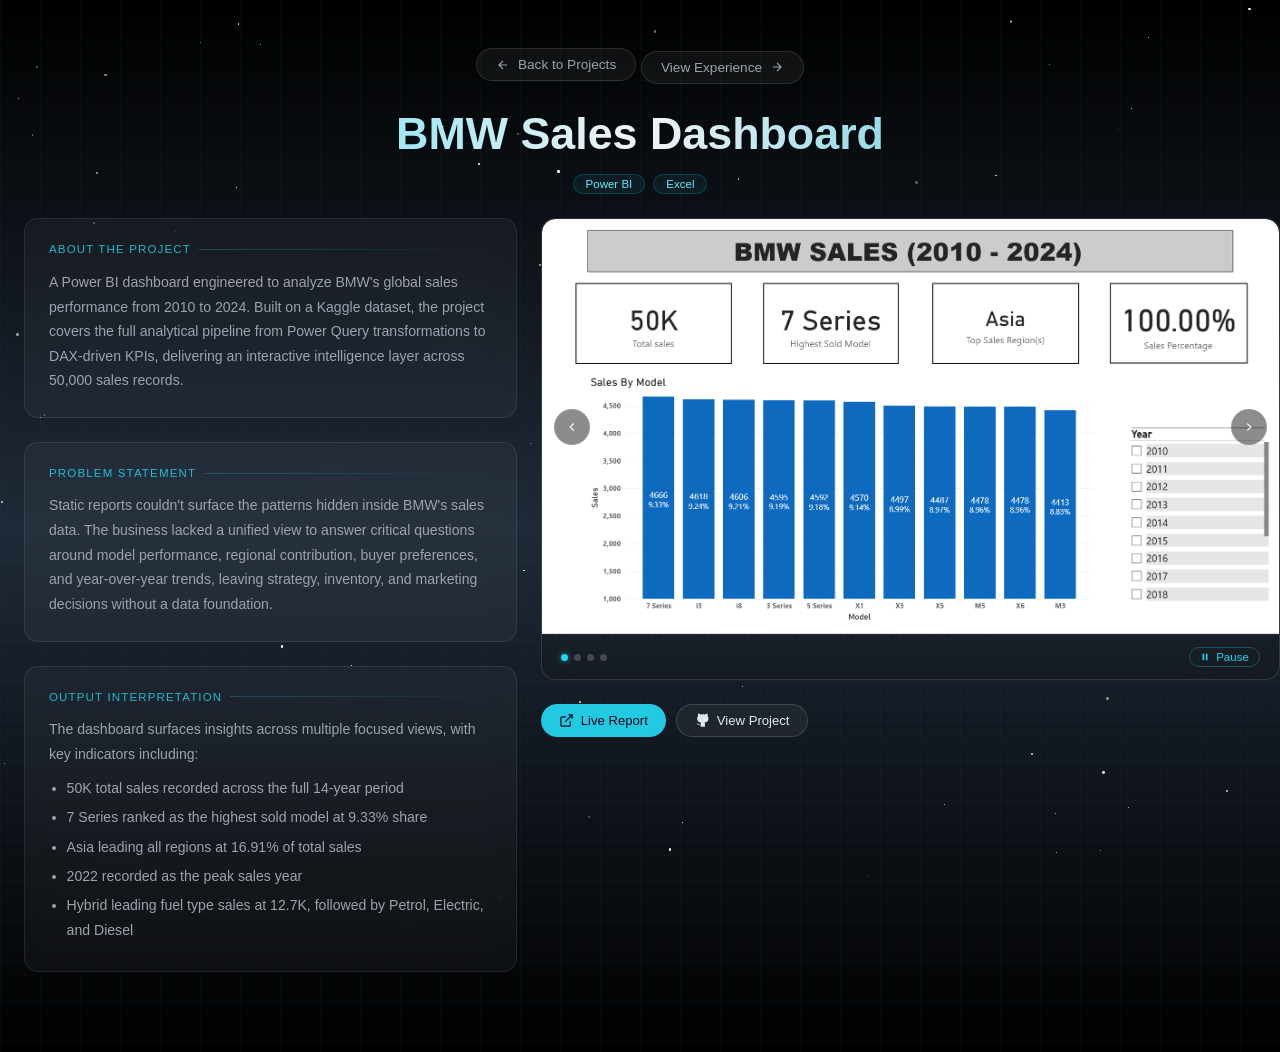
<file: BMW-Sales-project.html>
<!DOCTYPE html>
<html lang="en">
<head>
    <meta charset="UTF-8">
    <meta name="viewport" content="width=device-width, initial-scale=1.0">
    <title>Sai Deepak's Portfolio — BMW-Sales-project</title>
    <link rel="stylesheet" href="index1_style.css">
    <style>
        /* ── Grid/graph paper background override ── */
        body {
            background:
                linear-gradient(rgba(34, 211, 238, 0.03) 1px, transparent 1px),
                linear-gradient(90deg, rgba(34, 211, 238, 0.03) 1px, transparent 1px),
                linear-gradient(to bottom, #000000, #1f2937, #000000);
            background-size: 40px 40px, 40px 40px, 100% 100%;
        }

        /* ── Page Header ── */
        .project-detail-header {
            text-align: center;
            padding: 3rem 1.5rem 1.5rem;
            position: relative;
            z-index: 10;
        }

        .back-btn {
            display: inline-flex;
            align-items: center;
            gap: 8px;
            padding: 0.5rem 1.2rem;
            border-radius: 999px;
            background: rgba(255,255,255,0.05);
            border: 1px solid rgba(255,255,255,0.12);
            color: #9ca3af;
            text-decoration: none;
            font-size: 0.85rem;
            transition: all 0.25s ease;
            margin-bottom: 1.5rem;
        }

        .back-btn:hover {
            background: rgba(255,255,255,0.1);
            color: #e5e7eb;
            transform: translateX(-3px);
        }

        .project-detail-title {
            font-size: clamp(1.8rem, 3.5vw, 2.8rem);
            font-weight: bold;
            background: linear-gradient(to right, #22d3ee, #f3f4f6, #06b6d4);
            -webkit-background-clip: text;
            -webkit-text-fill-color: transparent;
            background-clip: text;
            margin-bottom: 0.4rem;
        }

        .project-detail-tag {
            display: inline-flex;
            gap: 8px;
            flex-wrap: wrap;
            justify-content: center;
            margin-top: 0.6rem;
        }

        .detail-tag {
            font-size: 0.72rem;
            padding: 3px 12px;
            border-radius: 999px;
            background: rgba(34, 211, 238, 0.08);
            border: 1px solid rgba(34, 211, 238, 0.2);
            color: #67e8f9;
        }

        /* ── Main two-column layout ── */
        .project-detail-body {
            display: grid;
            grid-template-columns: 40% 60%;
            gap: 1.5rem;
            max-width: 1300px;
            margin: 0 auto;
            padding: 0 1.5rem 5rem;
            position: relative;
            z-index: 10;
        }

        /* ── Shared box style ── */
        .detail-box {
            backdrop-filter: blur(12px);
            background: rgba(255, 255, 255, 0.04);
            border-radius: 14px;
            border: 1px solid rgba(255, 255, 255, 0.09);
            padding: 1.5rem;
            transition: border-color 0.3s ease;
        }

        .detail-box:hover {
            border-color: rgba(34, 211, 238, 0.2);
        }

        .detail-box-title {
            font-size: 0.72rem;
            letter-spacing: 0.1em;
            text-transform: uppercase;
            color: rgba(34, 211, 238, 0.85);
            margin-bottom: 0.9rem;
            display: flex;
            align-items: center;
            gap: 8px;
        }

        .detail-box-title::after {
            content: '';
            flex: 1;
            height: 1px;
            background: linear-gradient(to right, rgba(34, 211, 238, 0.25), transparent);
        }

        .detail-box p,
        .detail-box li {
            color: #9ca3af;
            font-size: 0.88rem;
            line-height: 1.75;
        }

        .detail-box ul {
            padding-left: 1.1rem;
            margin: 0;
        }

        .detail-box li {
            margin-bottom: 0.3rem;
        }

        /* ── Left column stacking ── */
        .left-col {
            display: flex;
            flex-direction: column;
            gap: 1.5rem;
        }

        /* ── Right column stacking ── */
        .right-col {
            display: flex;
            flex-direction: column;
            gap: 1.5rem;
        }

        /* ════════════════════════════
           SLIDESHOW
        ════════════════════════════ */
        .slideshow-box {
            padding: 0;
            overflow: hidden;
        }

        .slideshow-wrapper {
            position: relative;
            width: 100%;
            aspect-ratio: 16/9;
            background: rgba(0,0,0,0.4);
            border-radius: 14px 14px 0 0;
            overflow: hidden;
        }

        .slide {
            position: absolute;
            inset: 0;
            opacity: 0;
            transition: opacity 0.7s ease;
            display: flex;
            align-items: center;
            justify-content: center;
        }

        .slide.active {
            opacity: 1;
        }

        .slide img {
            width: 100%;
            height: 100%;
            object-fit: cover;
        }

        /* Placeholder slide (remove when you add real images) */
        .slide-placeholder {
            width: 100%;
            height: 100%;
            display: flex;
            flex-direction: column;
            align-items: center;
            justify-content: center;
            gap: 12px;
            color: #4b5563;
            font-size: 0.85rem;
        }

        .slide-placeholder span {
            font-size: 2.5rem;
        }

        .slide-placeholder.c1 { background: linear-gradient(135deg, rgba(8,145,178,0.15), rgba(6,182,212,0.05)); }
        .slide-placeholder.c2 { background: linear-gradient(135deg, rgba(99,102,241,0.15), rgba(139,92,246,0.05)); }
        .slide-placeholder.c3 { background: linear-gradient(135deg, rgba(16,185,129,0.15), rgba(6,182,212,0.05)); }

        /* Prev / Next arrows */
        .slide-arrow {
            position: absolute;
            top: 50%;
            transform: translateY(-50%);
            background: rgba(0,0,0,0.45);
            border: 1px solid rgba(255,255,255,0.1);
            color: #e5e7eb;
            width: 36px;
            height: 36px;
            border-radius: 50%;
            display: flex;
            align-items: center;
            justify-content: center;
            cursor: pointer;
            z-index: 5;
            transition: all 0.2s ease;
        }

        .slide-arrow:hover {
            background: rgba(34, 211, 238, 0.2);
            border-color: rgba(34, 211, 238, 0.4);
        }

        .slide-arrow.prev { left: 12px; }
        .slide-arrow.next { right: 12px; }

        /* Slideshow footer: dots + autoplay toggle */
        .slideshow-footer {
            display: flex;
            align-items: center;
            justify-content: space-between;
            padding: 0.75rem 1.2rem;
            background: rgba(0,0,0,0.25);
            border-radius: 0 0 14px 14px;
            border-top: 1px solid rgba(255,255,255,0.06);
        }

        .slide-dots {
            display: flex;
            gap: 6px;
        }

        .dot {
            width: 7px;
            height: 7px;
            border-radius: 50%;
            background: rgba(255,255,255,0.2);
            cursor: pointer;
            transition: all 0.25s ease;
        }

        .dot.active {
            background: #22d3ee;
            box-shadow: 0 0 6px rgba(34, 211, 238, 0.6);
        }

        .autoplay-btn {
            display: flex;
            align-items: center;
            gap: 6px;
            font-size: 0.72rem;
            color: #6b7280;
            cursor: pointer;
            background: none;
            border: 1px solid rgba(255,255,255,0.1);
            border-radius: 999px;
            padding: 3px 10px;
            transition: all 0.2s ease;
        }

        .autoplay-btn:hover {
            color: #22d3ee;
            border-color: rgba(34, 211, 238, 0.3);
        }

        .autoplay-btn.playing {
            color: #22d3ee;
            border-color: rgba(34, 211, 238, 0.3);
        }

        /* ── Dataset details table style ── */
        .dataset-grid {
            display: grid;
            grid-template-columns: 1fr 1fr;
            gap: 0.75rem;
            margin-top: 0.25rem;
        }

        .dataset-item {
            background: rgba(34, 211, 238, 0.04);
            border: 1px solid rgba(34, 211, 238, 0.1);
            border-radius: 8px;
            padding: 0.6rem 0.9rem;
        }

        .dataset-label {
            font-size: 0.68rem;
            color: #6b7280;
            text-transform: uppercase;
            letter-spacing: 0.06em;
            margin-bottom: 3px;
        }

        .dataset-value {
            font-size: 0.88rem;
            color: #e2e8f0;
            font-weight: 500;
        }

        /* ── Results ── */
        .results-list {
            display: flex;
            flex-direction: column;
            gap: 0.6rem;
            margin-top: 0.25rem;
        }

        .result-item {
            display: flex;
            align-items: flex-start;
            gap: 10px;
            padding: 0.6rem 0.9rem;
            background: rgba(34, 211, 238, 0.04);
            border-left: 2px solid rgba(34, 211, 238, 0.4);
            border-radius: 0 8px 8px 0;
        }

        .result-item p {
            margin: 0;
            font-size: 0.86rem;
            color: #9ca3af;
        }

        .result-badge {
            font-size: 0.7rem;
            padding: 2px 8px;
            border-radius: 999px;
            background: rgba(34, 211, 238, 0.1);
            color: #22d3ee;
            white-space: nowrap;
            flex-shrink: 0;
            margin-top: 2px;
        }

        /* ── Responsive ── */
        @media (max-width: 900px) {
            .project-detail-body {
                grid-template-columns: 1fr;
            }
            .dataset-grid {
                grid-template-columns: 1fr 1fr;
            }
        }

        @media (max-width: 500px) {
            .dataset-grid {
                grid-template-columns: 1fr;
            }
        }
        .slideshow-btns {
    display: flex;
    gap: 10px;
}

.slideshow-btn {
    display: inline-flex;
    align-items: center;
    gap: 7px;
    padding: 8px 18px;
    border-radius: 999px;
    font-size: 0.82rem;
    font-weight: 500;
    text-decoration: none;
    transition: all 0.25s ease;
    cursor: pointer;
}

.slideshow-btn.primary {
    background: rgba(34, 211, 238, 0.95);
    color: #020617;
}

.slideshow-btn.primary:hover {
    box-shadow: 0 0 22px rgba(34, 211, 238, 0.35);
    transform: translateY(-2px);
}

.slideshow-btn.secondary {
    background: rgba(255,255,255,0.05);
    border: 1px solid rgba(255,255,255,0.15);
    color: #e2e8f0;
}

.slideshow-btn.secondary:hover {
    background: rgba(255,255,255,0.1);
    transform: translateY(-2px);
}
    </style>
</head>
<body>
    <!-- Starfield -->
    <div class="starfield" id="starfield"></div>

    <!-- Orbital Rings removed for cleaner feel with grid bg -->

    <!-- Page Header -->
    <div class="project-detail-header">
        <div>
            <a href="projects.html" class="back-btn">
                <svg width="14" height="14" fill="none" stroke="currentColor" stroke-width="2" viewBox="0 0 24 24">
                    <path d="M19 12H5M12 5l-7 7 7 7"/>
                </svg>
                Back to Projects
            </a>
            <a href="Experience_Page.html" class="back-btn">
    View Experience
    <svg width="14" height="14" fill="none" stroke="currentColor" stroke-width="2" viewBox="0 0 24 24">
        <path d="M5 12h14M12 5l7 7-7 7"/>
    </svg>
</a>
        </div>
       
        <h1 class="project-detail-title">BMW Sales Dashboard</h1>
        <div class="project-detail-tag">
            <span class="detail-tag">Power BI</span>
            <span class="detail-tag">Excel</span>

        </div>
    </div>

    <!-- Two-column body -->
    <div class="project-detail-body">

        <!-- ═══ LEFT COLUMN (40%) ═══ -->
        <div class="left-col">

            <!-- About the Project -->
            <div class="detail-box">
                <div class="detail-box-title">About the Project</div>
                <p>A Power BI dashboard engineered to analyze BMW's global sales performance from 2010 to 2024. Built on a Kaggle dataset,
                   the project covers the full analytical pipeline from Power Query transformations to DAX-driven KPIs, delivering an interactive intelligence layer across 50,000 sales records.</p>
            </div>

            <!-- Problem Statement -->
            <div class="detail-box">
                <div class="detail-box-title">Problem Statement</div>
                <p>Static reports couldn't surface the patterns hidden inside BMW's sales data. The business lacked a unified view to answer critical questions around model performance, regional contribution,
                   buyer preferences, and year-over-year trends, leaving strategy, inventory, and marketing decisions without a data foundation.</p>
            </div>

            <!-- Output Interpretation -->
            <div class="detail-box">
                <div class="detail-box-title">Output Interpretation</div>
                <p>The dashboard surfaces insights across multiple focused views, with key indicators including:
</p>
                <ul style="margin-top: 0.6rem;">
                    <li>50K total sales recorded across the full 14-year period</li>
                    <li>7 Series ranked as the highest sold model at 9.33% share</li>
                    <li>Asia leading all regions at 16.91% of total sales</li>
                    <li>2022 recorded as the peak sales year</li>
                    <li>Hybrid leading fuel type sales at 12.7K, followed by Petrol, Electric, and Diesel</li>

                </ul>
            </div>

        </div>

        <!-- ═══ RIGHT COLUMN (60%) ═══ -->
        <div class="right-col">

            <!-- Slideshow -->
            <div class="detail-box slideshow-box">
                <div class="slideshow-wrapper" id="slideshowWrapper">

                    <!-- Slide 1 — replace div with <img src="..." /> when ready -->
                    <div class="slide active">
                        <img src="./BMW sales/ss1.png" alt="BMW Sales Dashboard - Slide 1" class="title-image">
                    </div>

                    <!-- Slide 2 -->
                    <div class="slide">
                        <img src="./BMW sales/ss2.png" alt="BMW Sales Dashboard - Slide 2" class="title-image">
                    </div>

                    <!-- Slide 3 -->
                    <div class="slide">
                        <img src="./BMW sales/ss3.png" alt="BMW Sales Dashboard - Slide 3" class="title-image">
                    </div>

                    <!-- Slide 4 -->
                    <div class="slide">
                        <img src="./BMW sales/ss4.png" alt="BMW Sales Dashboard - Slide 4" class="title-image">
                    </div>

                    <!-- Arrows -->
                    <button class="slide-arrow prev" onclick="changeSlide(-1)">
                        <svg width="14" height="14" fill="none" stroke="currentColor" stroke-width="2.5" viewBox="0 0 24 24"><path d="M15 18l-6-6 6-6"/></svg>
                    </button>
                    <button class="slide-arrow next" onclick="changeSlide(1)">
                        <svg width="14" height="14" fill="none" stroke="currentColor" stroke-width="2.5" viewBox="0 0 24 24"><path d="M9 18l6-6-6-6"/></svg>
                    </button>
                </div>

                <!-- Dots + autoplay toggle -->
                <div class="slideshow-footer">
                    <div class="slide-dots" id="slideDots"></div>
                    <button class="autoplay-btn playing" id="autoplayBtn" onclick="toggleAutoplay()">
                        <svg width="10" height="10" fill="currentColor" viewBox="0 0 24 24" id="autoplayIcon">
                            <path d="M6 4h4v16H6zM14 4h4v16h-4z"/>
                        </svg>
                        <span id="autoplayLabel">Pause</span>
                    </button>
                </div>
            </div>

            <!-- Buttons -->
            <div class="slideshow-btns">
                <a href="./BMW sales/BMWSalesDashboard_Recording.mp4" class="slideshow-btn primary" target="_blank">
                    <svg width="15" height="15" fill="none" stroke="currentColor" stroke-width="2" viewBox="0 0 24 24">
                        <path d="M18 13v6a2 2 0 0 1-2 2H5a2 2 0 0 1-2-2V8a2 2 0 0 1 2-2h6"/>
                        <polyline points="15 3 21 3 21 9"/>
                        <line x1="10" y1="14" x2="21" y2="3"/>
                    </svg>
                    Live Report
                </a>
                <a href="https://github.com/saideepakp/BMW-Sales-PowerBI-Dashboards" class="slideshow-btn secondary" target="_blank">
                    <svg width="15" height="15" fill="currentColor" viewBox="0 0 24 24">
                        <path d="M9 19c-5 1.5-5-2.5-7-3m14 6v-3.87a3.37 3.37 0 0 0-.94-2.61c3.14-.35 6.44-1.54 6.44-7A5.44 5.44 0 0 0 20 4.77 5.07 5.07 0 0 0 19.91 1S18.73.65 16 2.48a13.38 13.38 0 0 0-7 0C6.27.65 5.09 1 5.09 1A5.07 5.07 0 0 0 5 4.77a5.44 5.44 0 0 0-1.5 3.78c0 5.42 3.3 6.61 6.44 7A3.37 3.37 0 0 0 9 18.13V22"/>
                    </svg>
                    View Project
                </a>
            </div>

            <!-- Dataset Details 
            <div class="detail-box">
                <div class="detail-box-title">Dataset Details</div>
                <div class="dataset-grid">
                    <div class="dataset-item">
                        <div class="dataset-label">Source</div>
                        <div class="dataset-value">Your data source</div>
                    </div>
                    <div class="dataset-item">
                        <div class="dataset-label">Records</div>
                        <div class="dataset-value">00,000 rows</div>
                    </div>
                    <div class="dataset-item">
                        <div class="dataset-label">Features</div>
                        <div class="dataset-value">00 columns</div>
                    </div>
                    <div class="dataset-item">
                        <div class="dataset-label">Time Period</div>
                        <div class="dataset-value">YYYY – YYYY</div>
                    </div>
                    <div class="dataset-item">
                        <div class="dataset-label">Format</div>
                        <div class="dataset-value">CSV / SQL / API</div>
                    </div>
                    <div class="dataset-item">
                        <div class="dataset-label">Tools Used</div>
                        <div class="dataset-value">Python, SQL</div>
                    </div>
                </div>
            </div>-->

            <!-- Results 
            <div class="detail-box">
                <div class="detail-box-title">Results</div>
                <div class="results-list">
                    <div class="result-item">
                        <span class="result-badge">Accuracy</span>
                        <p>Describe the accuracy or performance metric achieved here.</p>
                    </div>
                    <div class="result-item">
                        <span class="result-badge">Impact</span>
                        <p>Describe the business or analytical impact of the project.</p>
                    </div>
                    <div class="result-item">
                        <span class="result-badge">Insight</span>
                        <p>Share a key insight or finding that came out of the analysis.</p>
                    </div>
                </div>
            </div>-->

        </div>
    </div>

    <script>
        // ── Starfield ──
        const starfield = document.getElementById('starfield');
        for (let i = 0; i < 100; i++) {
            const star = document.createElement('div');
            star.className = 'star';
            star.style.width = Math.random() * 3 + 'px';
            star.style.height = star.style.width;
            star.style.top = Math.random() * 100 + '%';
            star.style.left = Math.random() * 100 + '%';
            star.style.animationDelay = Math.random() * 3 + 's';
            star.style.animationDuration = Math.random() * 3 + 2 + 's';
            star.style.opacity = Math.random() * 0.7 + 0.3;
            starfield.appendChild(star);
        }

        // ── Slideshow ──
        const slides = document.querySelectorAll('.slide');
        const dotsContainer = document.getElementById('slideDots');
        let current = 0;
        let autoplayInterval = null;
        let isPlaying = true;

        // Build dots
        slides.forEach((_, i) => {
            const dot = document.createElement('div');
            dot.className = 'dot' + (i === 0 ? ' active' : '');
            dot.onclick = () => goToSlide(i);
            dotsContainer.appendChild(dot);
        });

        function goToSlide(n) {
            slides[current].classList.remove('active');
            dotsContainer.children[current].classList.remove('active');
            current = (n + slides.length) % slides.length;
            slides[current].classList.add('active');
            dotsContainer.children[current].classList.add('active');
        }

        function changeSlide(dir) {
            goToSlide(current + dir);
        }

        function startAutoplay() {
            autoplayInterval = setInterval(() => changeSlide(1), 3000);
        }

        function stopAutoplay() {
            clearInterval(autoplayInterval);
        }

        function toggleAutoplay() {
            const btn = document.getElementById('autoplayBtn');
            const icon = document.getElementById('autoplayIcon');
            const label = document.getElementById('autoplayLabel');
            isPlaying = !isPlaying;
            if (isPlaying) {
                startAutoplay();
                btn.classList.add('playing');
                label.textContent = 'Pause';
                icon.innerHTML = '<path d="M6 4h4v16H6zM14 4h4v16h-4z"/>';
            } else {
                stopAutoplay();
                btn.classList.remove('playing');
                label.textContent = 'Play';
                icon.innerHTML = '<path d="M5 3l14 9-14 9V3z"/>';
            }
        }

        // Start autoplay on load
        startAutoplay();
    </script>
</body>
</html>
</file>
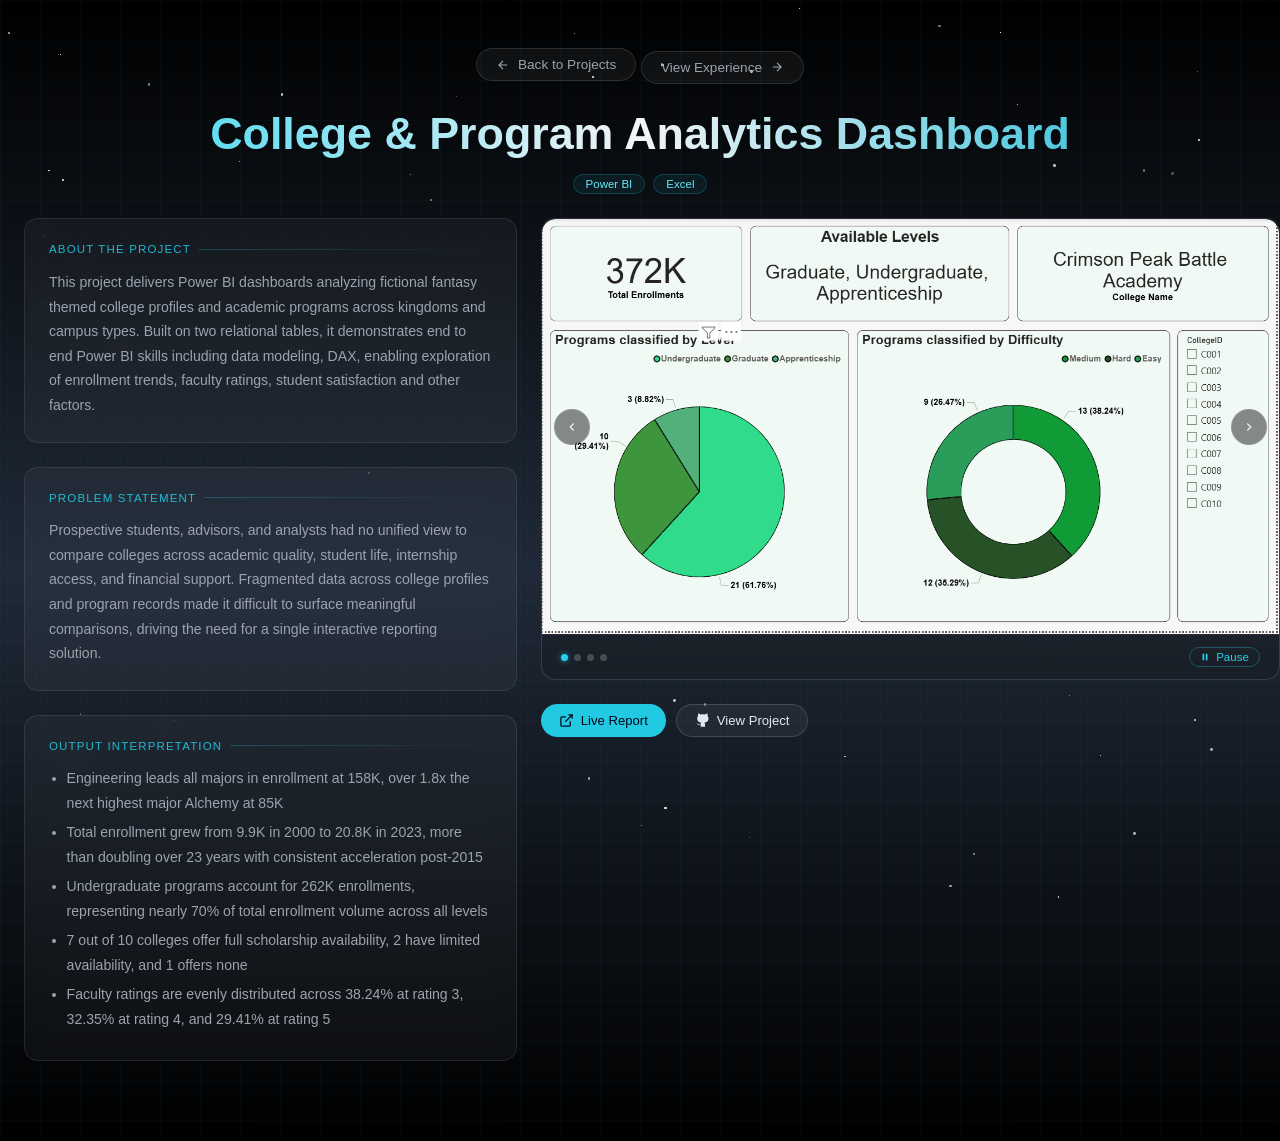
<file: College-Analytics-project.html>
<!DOCTYPE html>
<html lang="en">
<head>
    <meta charset="UTF-8">
    <meta name="viewport" content="width=device-width, initial-scale=1.0">
    <title>Sai Deepak's Portfolio — College-Analytics-project</title>
    <link rel="stylesheet" href="index1_style.css">
    <style>
        /* ── Grid/graph paper background override ── */
        body {
            background:
                linear-gradient(rgba(34, 211, 238, 0.03) 1px, transparent 1px),
                linear-gradient(90deg, rgba(34, 211, 238, 0.03) 1px, transparent 1px),
                linear-gradient(to bottom, #000000, #1f2937, #000000);
            background-size: 40px 40px, 40px 40px, 100% 100%;
        }

        /* ── Page Header ── */
        .project-detail-header {
            text-align: center;
            padding: 3rem 1.5rem 1.5rem;
            position: relative;
            z-index: 10;
        }

        .back-btn {
            display: inline-flex;
            align-items: center;
            gap: 8px;
            padding: 0.5rem 1.2rem;
            border-radius: 999px;
            background: rgba(255,255,255,0.05);
            border: 1px solid rgba(255,255,255,0.12);
            color: #9ca3af;
            text-decoration: none;
            font-size: 0.85rem;
            transition: all 0.25s ease;
            margin-bottom: 1.5rem;
        }

        .back-btn:hover {
            background: rgba(255,255,255,0.1);
            color: #e5e7eb;
            transform: translateX(-3px);
        }

        .project-detail-title {
            font-size: clamp(1.8rem, 3.5vw, 2.8rem);
            font-weight: bold;
            background: linear-gradient(to right, #22d3ee, #f3f4f6, #06b6d4);
            -webkit-background-clip: text;
            -webkit-text-fill-color: transparent;
            background-clip: text;
            margin-bottom: 0.4rem;
        }

        .project-detail-tag {
            display: inline-flex;
            gap: 8px;
            flex-wrap: wrap;
            justify-content: center;
            margin-top: 0.6rem;
        }

        .detail-tag {
            font-size: 0.72rem;
            padding: 3px 12px;
            border-radius: 999px;
            background: rgba(34, 211, 238, 0.08);
            border: 1px solid rgba(34, 211, 238, 0.2);
            color: #67e8f9;
        }

        /* ── Main two-column layout ── */
        .project-detail-body {
            display: grid;
            grid-template-columns: 40% 60%;
            gap: 1.5rem;
            max-width: 1300px;
            margin: 0 auto;
            padding: 0 1.5rem 5rem;
            position: relative;
            z-index: 10;
        }

        /* ── Shared box style ── */
        .detail-box {
            backdrop-filter: blur(12px);
            background: rgba(255, 255, 255, 0.04);
            border-radius: 14px;
            border: 1px solid rgba(255, 255, 255, 0.09);
            padding: 1.5rem;
            transition: border-color 0.3s ease;
        }

        .detail-box:hover {
            border-color: rgba(34, 211, 238, 0.2);
        }

        .detail-box-title {
            font-size: 0.72rem;
            letter-spacing: 0.1em;
            text-transform: uppercase;
            color: rgba(34, 211, 238, 0.85);
            margin-bottom: 0.9rem;
            display: flex;
            align-items: center;
            gap: 8px;
        }

        .detail-box-title::after {
            content: '';
            flex: 1;
            height: 1px;
            background: linear-gradient(to right, rgba(34, 211, 238, 0.25), transparent);
        }

        .detail-box p,
        .detail-box li {
            color: #9ca3af;
            font-size: 0.88rem;
            line-height: 1.75;
        }

        .detail-box ul {
            padding-left: 1.1rem;
            margin: 0;
        }

        .detail-box li {
            margin-bottom: 0.3rem;
        }

        /* ── Left column stacking ── */
        .left-col {
            display: flex;
            flex-direction: column;
            gap: 1.5rem;
        }

        /* ── Right column stacking ── */
        .right-col {
            display: flex;
            flex-direction: column;
            gap: 1.5rem;
        }

        /* ════════════════════════════
           SLIDESHOW
        ════════════════════════════ */
        .slideshow-box {
            padding: 0;
            overflow: hidden;
        }

        .slideshow-wrapper {
            position: relative;
            width: 100%;
            aspect-ratio: 16/9;
            background: rgba(0,0,0,0.4);
            border-radius: 14px 14px 0 0;
            overflow: hidden;
        }

        .slide {
            position: absolute;
            inset: 0;
            opacity: 0;
            transition: opacity 0.7s ease;
            display: flex;
            align-items: center;
            justify-content: center;
        }

        .slide.active {
            opacity: 1;
        }

        .slide img {
            width: 100%;
            height: 100%;
            object-fit: cover;
        }

        /* Placeholder slide (remove when you add real images) */
        .slide-placeholder {
            width: 100%;
            height: 100%;
            display: flex;
            flex-direction: column;
            align-items: center;
            justify-content: center;
            gap: 12px;
            color: #4b5563;
            font-size: 0.85rem;
        }

        .slide-placeholder span {
            font-size: 2.5rem;
        }

        .slide-placeholder.c1 { background: linear-gradient(135deg, rgba(8,145,178,0.15), rgba(6,182,212,0.05)); }
        .slide-placeholder.c2 { background: linear-gradient(135deg, rgba(99,102,241,0.15), rgba(139,92,246,0.05)); }
        .slide-placeholder.c3 { background: linear-gradient(135deg, rgba(16,185,129,0.15), rgba(6,182,212,0.05)); }

        /* Prev / Next arrows */
        .slide-arrow {
            position: absolute;
            top: 50%;
            transform: translateY(-50%);
            background: rgba(0,0,0,0.45);
            border: 1px solid rgba(255,255,255,0.1);
            color: #e5e7eb;
            width: 36px;
            height: 36px;
            border-radius: 50%;
            display: flex;
            align-items: center;
            justify-content: center;
            cursor: pointer;
            z-index: 5;
            transition: all 0.2s ease;
        }

        .slide-arrow:hover {
            background: rgba(34, 211, 238, 0.2);
            border-color: rgba(34, 211, 238, 0.4);
        }

        .slide-arrow.prev { left: 12px; }
        .slide-arrow.next { right: 12px; }

        /* Slideshow footer: dots + autoplay toggle */
        .slideshow-footer {
            display: flex;
            align-items: center;
            justify-content: space-between;
            padding: 0.75rem 1.2rem;
            background: rgba(0,0,0,0.25);
            border-radius: 0 0 14px 14px;
            border-top: 1px solid rgba(255,255,255,0.06);
        }

        .slide-dots {
            display: flex;
            gap: 6px;
        }

        .dot {
            width: 7px;
            height: 7px;
            border-radius: 50%;
            background: rgba(255,255,255,0.2);
            cursor: pointer;
            transition: all 0.25s ease;
        }

        .dot.active {
            background: #22d3ee;
            box-shadow: 0 0 6px rgba(34, 211, 238, 0.6);
        }

        .autoplay-btn {
            display: flex;
            align-items: center;
            gap: 6px;
            font-size: 0.72rem;
            color: #6b7280;
            cursor: pointer;
            background: none;
            border: 1px solid rgba(255,255,255,0.1);
            border-radius: 999px;
            padding: 3px 10px;
            transition: all 0.2s ease;
        }

        .autoplay-btn:hover {
            color: #22d3ee;
            border-color: rgba(34, 211, 238, 0.3);
        }

        .autoplay-btn.playing {
            color: #22d3ee;
            border-color: rgba(34, 211, 238, 0.3);
        }

        /* ── Dataset details table style ── */
        .dataset-grid {
            display: grid;
            grid-template-columns: 1fr 1fr;
            gap: 0.75rem;
            margin-top: 0.25rem;
        }

        .dataset-item {
            background: rgba(34, 211, 238, 0.04);
            border: 1px solid rgba(34, 211, 238, 0.1);
            border-radius: 8px;
            padding: 0.6rem 0.9rem;
        }

        .dataset-label {
            font-size: 0.68rem;
            color: #6b7280;
            text-transform: uppercase;
            letter-spacing: 0.06em;
            margin-bottom: 3px;
        }

        .dataset-value {
            font-size: 0.88rem;
            color: #e2e8f0;
            font-weight: 500;
        }

        /* ── Results ── */
        .results-list {
            display: flex;
            flex-direction: column;
            gap: 0.6rem;
            margin-top: 0.25rem;
        }

        .result-item {
            display: flex;
            align-items: flex-start;
            gap: 10px;
            padding: 0.6rem 0.9rem;
            background: rgba(34, 211, 238, 0.04);
            border-left: 2px solid rgba(34, 211, 238, 0.4);
            border-radius: 0 8px 8px 0;
        }

        .result-item p {
            margin: 0;
            font-size: 0.86rem;
            color: #9ca3af;
        }

        .result-badge {
            font-size: 0.7rem;
            padding: 2px 8px;
            border-radius: 999px;
            background: rgba(34, 211, 238, 0.1);
            color: #22d3ee;
            white-space: nowrap;
            flex-shrink: 0;
            margin-top: 2px;
        }

        /* ── Responsive ── */
        @media (max-width: 900px) {
            .project-detail-body {
                grid-template-columns: 1fr;
            }
            .dataset-grid {
                grid-template-columns: 1fr 1fr;
            }
        }

        @media (max-width: 500px) {
            .dataset-grid {
                grid-template-columns: 1fr;
            }
        }

        .slideshow-btns {
    display: flex;
    gap: 10px;
}

.slideshow-btn {
    display: inline-flex;
    align-items: center;
    gap: 7px;
    padding: 8px 18px;
    border-radius: 999px;
    font-size: 0.82rem;
    font-weight: 500;
    text-decoration: none;
    transition: all 0.25s ease;
    cursor: pointer;
}

.slideshow-btn.primary {
    background: rgba(34, 211, 238, 0.95);
    color: #020617;
}

.slideshow-btn.primary:hover {
    box-shadow: 0 0 22px rgba(34, 211, 238, 0.35);
    transform: translateY(-2px);
}

.slideshow-btn.secondary {
    background: rgba(255,255,255,0.05);
    border: 1px solid rgba(255,255,255,0.15);
    color: #e2e8f0;
}

.slideshow-btn.secondary:hover {
    background: rgba(255,255,255,0.1);
    transform: translateY(-2px);
}
    </style>
</head>
<body>
    <!-- Starfield -->
    <div class="starfield" id="starfield"></div>

    <!-- Orbital Rings removed for cleaner feel with grid bg -->

    <!-- Page Header -->
    <div class="project-detail-header">
        <div>
            <a href="projects.html" class="back-btn">
                <svg width="14" height="14" fill="none" stroke="currentColor" stroke-width="2" viewBox="0 0 24 24">
                    <path d="M19 12H5M12 5l-7 7 7 7"/>
                </svg>
                Back to Projects
            </a>
            <a href="Experience_Page.html" class="back-btn">
    View Experience
    <svg width="14" height="14" fill="none" stroke="currentColor" stroke-width="2" viewBox="0 0 24 24">
        <path d="M5 12h14M12 5l7 7-7 7"/>
    </svg>
</a>
        </div>
        <h1 class="project-detail-title">College & Program Analytics Dashboard</h1>
        <div class="project-detail-tag">
            <span class="detail-tag">Power BI</span>
            <span class="detail-tag">Excel</span>

        </div>
    </div>

    <!-- Two-column body -->
    <div class="project-detail-body">

        <!-- ═══ LEFT COLUMN (40%) ═══ -->
        <div class="left-col">

            <!-- About the Project -->
            <div class="detail-box">
                <div class="detail-box-title">About the Project</div>
                <p>This project delivers Power BI dashboards analyzing fictional fantasy themed college profiles and academic programs across kingdoms and campus types. Built on two relational tables, it demonstrates end to end Power BI skills including data modeling, DAX, enabling exploration of enrollment trends, faculty ratings, student satisfaction and other factors.</p>
            </div>

            <!-- Problem Statement -->
            <div class="detail-box">
                <div class="detail-box-title">Problem Statement</div>
                <p>Prospective students, advisors, and analysts had no unified view to compare colleges across academic quality, student life, internship access, and financial support. Fragmented data across college profiles and program records made it difficult to surface meaningful comparisons, driving the need for a single interactive reporting solution.</p>
            </div>

            <!-- Output Interpretation -->
            <div class="detail-box">
                <div class="detail-box-title">Output Interpretation</div>
                <ul style="margin-top: 0.6rem;">
                    <li>Engineering leads all majors in enrollment at 158K, over 1.8x the next highest major Alchemy at 85K</li>
                    <li>Total enrollment grew from 9.9K in 2000 to 20.8K in 2023, more than doubling over 23 years with consistent acceleration post-2015</li>
                    <li>Undergraduate programs account for 262K enrollments, representing nearly 70% of total enrollment volume across all levels</li>
                    <li>7 out of 10 colleges offer full scholarship availability, 2 have limited availability, and 1 offers none</li>
                    <li>Faculty ratings are evenly distributed across 38.24% at rating 3, 32.35% at rating 4, and 29.41% at rating 5</li>
                </ul>
            </div>

        </div>

        <!-- ═══ RIGHT COLUMN (60%) ═══ -->
        <div class="right-col">

            <!-- Slideshow -->
            <div class="detail-box slideshow-box">
                <div class="slideshow-wrapper" id="slideshowWrapper">

                    <!-- Slide 1 — replace div with <img src="..." /> when ready -->
                    <div class="slide active">
                        <img src="./College Analytics/snapshot_1.png" alt="C & P Analytics - Slide 1" class="title-image">
                    </div>

                    <!-- Slide 2 -->
                    <div class="slide">
                        <img src="./College Analytics/snapshot_2.png" alt="C & P Analytics - Slide 2" class="title-image">
                    </div>

                    <!-- Slide 3 -->
                    <div class="slide">
                        <img src="./College Analytics/snapshot_3.png" alt="C & P Analytics - Slide 3" class="title-image">
                    </div>

                    <!-- Slide 4 -->
                    <div class="slide">
                        <img src="./College Analytics/snapshot_4.png" alt="C & P Analytics - Slide 4" class="title-image">
                    </div>

                    <!-- Arrows -->
                    <button class="slide-arrow prev" onclick="changeSlide(-1)">
                        <svg width="14" height="14" fill="none" stroke="currentColor" stroke-width="2.5" viewBox="0 0 24 24"><path d="M15 18l-6-6 6-6"/></svg>
                    </button>
                    <button class="slide-arrow next" onclick="changeSlide(1)">
                        <svg width="14" height="14" fill="none" stroke="currentColor" stroke-width="2.5" viewBox="0 0 24 24"><path d="M9 18l6-6-6-6"/></svg>
                    </button>
                </div>

                <!-- Dots + autoplay toggle -->
                <div class="slideshow-footer">
                    <div class="slide-dots" id="slideDots"></div>
                    <button class="autoplay-btn playing" id="autoplayBtn" onclick="toggleAutoplay()">
                        <svg width="10" height="10" fill="currentColor" viewBox="0 0 24 24" id="autoplayIcon">
                            <path d="M6 4h4v16H6zM14 4h4v16h-4z"/>
                        </svg>
                        <span id="autoplayLabel">Pause</span>
                    </button>

                </div>
            </div>

            <!-- Buttons -->
            <div class="slideshow-btns">
                <a href="./College Analytics/Screen Recording 2026-03-09 203044.mp4" class="slideshow-btn primary" target="_blank">
                    <svg width="15" height="15" fill="none" stroke="currentColor" stroke-width="2" viewBox="0 0 24 24">
                        <path d="M18 13v6a2 2 0 0 1-2 2H5a2 2 0 0 1-2-2V8a2 2 0 0 1 2-2h6"/>
                        <polyline points="15 3 21 3 21 9"/>
                        <line x1="10" y1="14" x2="21" y2="3"/>
                    </svg>
                    Live Report
                </a>
                <a href="https://github.com/saideepakp/College-Analytics-PowerBI-Dashboards" class="slideshow-btn secondary" target="_blank">
                    <svg width="15" height="15" fill="currentColor" viewBox="0 0 24 24">
                        <path d="M9 19c-5 1.5-5-2.5-7-3m14 6v-3.87a3.37 3.37 0 0 0-.94-2.61c3.14-.35 6.44-1.54 6.44-7A5.44 5.44 0 0 0 20 4.77 5.07 5.07 0 0 0 19.91 1S18.73.65 16 2.48a13.38 13.38 0 0 0-7 0C6.27.65 5.09 1 5.09 1A5.07 5.07 0 0 0 5 4.77a5.44 5.44 0 0 0-1.5 3.78c0 5.42 3.3 6.61 6.44 7A3.37 3.37 0 0 0 9 18.13V22"/>
                    </svg>
                    View Project
                </a>
            </div>


        </div>
    </div>

    <script>
        // ── Starfield ──
        const starfield = document.getElementById('starfield');
        for (let i = 0; i < 100; i++) {
            const star = document.createElement('div');
            star.className = 'star';
            star.style.width = Math.random() * 3 + 'px';
            star.style.height = star.style.width;
            star.style.top = Math.random() * 100 + '%';
            star.style.left = Math.random() * 100 + '%';
            star.style.animationDelay = Math.random() * 3 + 's';
            star.style.animationDuration = Math.random() * 3 + 2 + 's';
            star.style.opacity = Math.random() * 0.7 + 0.3;
            starfield.appendChild(star);
        }

        // ── Slideshow ──
        const slides = document.querySelectorAll('.slide');
        const dotsContainer = document.getElementById('slideDots');
        let current = 0;
        let autoplayInterval = null;
        let isPlaying = true;

        // Build dots
        slides.forEach((_, i) => {
            const dot = document.createElement('div');
            dot.className = 'dot' + (i === 0 ? ' active' : '');
            dot.onclick = () => goToSlide(i);
            dotsContainer.appendChild(dot);
        });

        function goToSlide(n) {
            slides[current].classList.remove('active');
            dotsContainer.children[current].classList.remove('active');
            current = (n + slides.length) % slides.length;
            slides[current].classList.add('active');
            dotsContainer.children[current].classList.add('active');
        }

        function changeSlide(dir) {
            goToSlide(current + dir);
        }

        function startAutoplay() {
            autoplayInterval = setInterval(() => changeSlide(1), 3000);
        }

        function stopAutoplay() {
            clearInterval(autoplayInterval);
        }

        function toggleAutoplay() {
            const btn = document.getElementById('autoplayBtn');
            const icon = document.getElementById('autoplayIcon');
            const label = document.getElementById('autoplayLabel');
            isPlaying = !isPlaying;
            if (isPlaying) {
                startAutoplay();
                btn.classList.add('playing');
                label.textContent = 'Pause';
                icon.innerHTML = '<path d="M6 4h4v16H6zM14 4h4v16h-4z"/>';
            } else {
                stopAutoplay();
                btn.classList.remove('playing');
                label.textContent = 'Play';
                icon.innerHTML = '<path d="M5 3l14 9-14 9V3z"/>';
            }
        }

        // Start autoplay on load
        startAutoplay();
    </script>
</body>
</html>
</file>
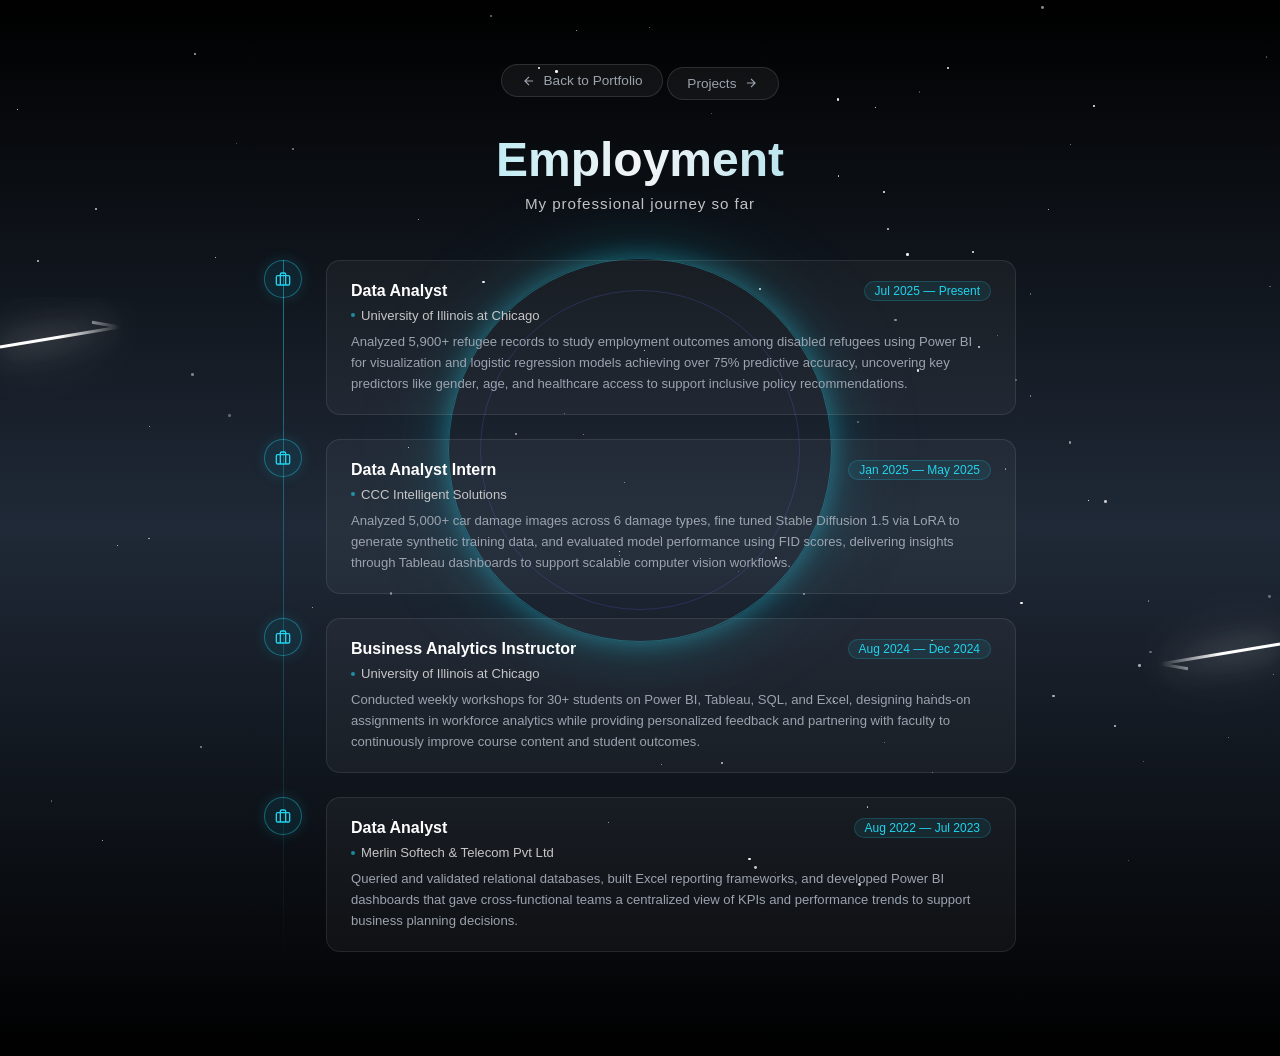
<file: Experience_Page.html>
<!DOCTYPE html>
<html lang="en">
<head>
    <meta charset="UTF-8">
    <meta name="viewport" content="width=device-width, initial-scale=1.0">
    <title>Sai Deepak's Portfolio — Emplopyment</title>
    <link rel="stylesheet" href="index1_style.css">
    <style>
        .experience-page-header {
            text-align: center;
            padding: 4rem 1.5rem 2rem;
            position: relative;
            z-index: 10;
        }

        .back-btn {
            display: inline-flex;
            align-items: center;
            gap: 8px;
            padding: 0.5rem 1.2rem;
            border-radius: 999px;
            background: rgba(255,255,255,0.05);
            border: 1px solid rgba(255,255,255,0.12);
            color: #9ca3af;
            text-decoration: none;
            font-size: 0.85rem;
            transition: all 0.25s ease;
            margin-bottom: 2rem;
        }

        .back-btn:hover {
            background: rgba(255,255,255,0.1);
            color: #e5e7eb;
            transform: translateX(-3px);
        }

        .page-title {
            font-size: clamp(2rem, 4vw, 3rem);
            font-weight: bold;
            background: linear-gradient(to right, #22d3ee, #f3f4f6, #06b6d4);
            -webkit-background-clip: text;
            -webkit-text-fill-color: transparent;
            background-clip: text;
            margin-bottom: 0.5rem;
        }

        .page-subtitle {
            color: #c2c2c4;
            font-size: 0.95rem;
            letter-spacing: 0.06em;
            margin-bottom: 0;
        }

        /* Timeline container */
        .timeline-wrapper {
            position: relative;
            z-index: 10;
            max-width: 800px;
            margin: 0 auto;
            padding: 1rem 1.5rem 5rem;
        }

        /* Vertical line */
        .timeline-wrapper::before {
            content: '';
            position: absolute;
            left: calc(1.5rem + 19px);
            top: 1rem;
            bottom: 5rem;
            width: 1px;
            background: linear-gradient(to bottom,
                rgba(34, 211, 238, 0.5),
                rgba(34, 211, 238, 0.1) 80%,
                transparent
            );
        }

        /* Each experience block */
        .exp-block {
            display: flex;
            gap: 1.5rem;
            margin-bottom: 1.5rem;
            position: relative;
            animation: fadeSlideIn 0.5s ease forwards;
            opacity: 0;
        }

        .exp-block:nth-child(1) { animation-delay: 0.1s; }
        .exp-block:nth-child(2) { animation-delay: 0.2s; }
        .exp-block:nth-child(3) { animation-delay: 0.3s; }
        .exp-block:nth-child(4) { animation-delay: 0.4s; }
        .exp-block:nth-child(5) { animation-delay: 0.5s; }

        @keyframes fadeSlideIn {
            from { opacity: 0; transform: translateX(-12px); }
            to   { opacity: 1; transform: translateX(0); }
        }

        /* Dot on the timeline */
        .exp-dot {
            flex-shrink: 0;
            width: 38px;
            height: 38px;
            border-radius: 50%;
            background: rgba(8, 145, 178, 0.12);
            border: 1px solid rgba(34, 211, 238, 0.4);
            display: flex;
            align-items: center;
            justify-content: center;
            box-shadow: 0 0 14px rgba(34, 211, 238, 0.15);
            position: relative;
            z-index: 1;
        }

        .exp-dot svg {
            width: 16px;
            height: 16px;
            color: #22d3ee;
        }

        /* Card */
        .exp-card {
            flex: 1;
            backdrop-filter: blur(12px);
            background: rgba(255, 255, 255, 0.04);
            border-radius: 14px;
            border: 1px solid rgba(255, 255, 255, 0.09);
            padding: 1.25rem 1.5rem;
            transition: all 0.3s ease;
        }

        .exp-card:hover {
            border-color: rgba(34, 211, 238, 0.25);
            box-shadow: 0 10px 30px rgba(0,0,0,0.3), 0 0 18px rgba(34, 211, 238, 0.06);
            transform: translateX(4px);
        }

        .exp-top {
            display: flex;
            align-items: flex-start;
            justify-content: space-between;
            gap: 1rem;
            flex-wrap: wrap;
            margin-bottom: 0.4rem;
        }

        .exp-job-title {
            font-size: 1rem;
            font-weight: 600;
            color: #ffffff;
            line-height: 1.3;
        }

        .exp-years {
            font-size: 0.75rem;
            color: #22d3ee;
            background: rgba(34, 211, 238, 0.08);
            border: 1px solid rgba(34, 211, 238, 0.2);
            border-radius: 999px;
            padding: 2px 10px;
            white-space: nowrap;
            flex-shrink: 0;
        }

        .exp-company {
            font-size: 0.82rem;
            color: #c6c6c7;
            margin-bottom: 0.5rem;
            display: flex;
            align-items: center;
            gap: 6px;
        }

        .exp-company::before {
            content: '';
            display: inline-block;
            width: 4px;
            height: 4px;
            border-radius: 50%;
            background: #22d3ee;
            opacity: 0.6;
        }

        .exp-desc {
            font-size: 0.82rem;
            color: #9ca3af;
            line-height: 1.6;
            margin-top: 0.5rem;
        }

        @media (max-width: 600px) {
            .timeline-wrapper::before {
                left: calc(1.5rem + 15px);
            }
            .exp-dot {
                width: 30px;
                height: 30px;
            }
            .exp-dot svg {
                width: 13px;
                height: 13px;
            }
        }
        /* Tooltip */
/*.tooltip {
    position: fixed;
    background: rgba(10, 20, 35, 0.95);
    border: 1px solid rgba(34, 211, 238, 0.3);
    border-radius: 10px;
    padding: 0.9rem 1.1rem;
    max-width: 10000px;
    pointer-events: none;
    z-index: 1000;
    opacity: 0;
    transform: translateY(6px);
    transition: opacity 0.2s ease, transform 0.2s ease;
    backdrop-filter: blur(12px);
    box-shadow: 0 8px 32px rgba(0,0,0,0.5), 0 0 16px rgba(34, 211, 238, 0.08);
}

.tooltip.visible {
    opacity: 1;
    transform: translateY(0);
}

.tooltip-title {
    font-size: 0.75rem;
    font-weight: 600;
    color: #22d3ee;
    margin-bottom: 0.4rem;
    letter-spacing: 0.04em;
}

.tooltip-text {
    font-size: 0.8rem;
    color: #9ca3af;
    line-height: 1.6;
}*/
    </style>
</head>
<body>
    <!-- Starfield -->
    <div class="starfield" id="starfield"></div>

    <!-- Light Rays -->
    <div class="light-rays">
        <div class="ray-container left">
            <svg width="256" height="256">
                <defs>
                    <linearGradient id="whiteGradient1" x1="0%" y1="0%" x2="100%" y2="0%">
                        <stop offset="0%" style="stop-color:#ffffff;stop-opacity:1" />
                        <stop offset="50%" style="stop-color:#ffffff;stop-opacity:1" />
                        <stop offset="100%" style="stop-color:#ffffff;stop-opacity:0" />
                    </linearGradient>
                </defs>
                <path d="M 0,50 L 120,30 L 0,10" stroke="url(#whiteGradient1)" stroke-width="3" fill="none" class="ray-path"/>
            </svg>
        </div>
        <div class="ray-container right">
            <svg width="256" height="256">
                <defs>
                    <linearGradient id="whiteGradient2" x1="100%" y1="0%" x2="0%" y2="0%">
                        <stop offset="0%" style="stop-color:#ffffff;stop-opacity:1" />
                        <stop offset="50%" style="stop-color:#ffffff;stop-opacity:1" />
                        <stop offset="100%" style="stop-color:#ffffff;stop-opacity:0" />
                    </linearGradient>
                </defs>
                <path d="M 256,50 L 136,70 L 256,90" stroke="url(#whiteGradient2)" stroke-width="3" fill="none" class="ray-path"/>
            </svg>
        </div>
    </div>

    <!-- Orbital Rings -->
    <div class="orbital-ring ring1"></div>
    <div class="orbital-ring ring2"></div>

    <!-- Page Header -->
    <div class="experience-page-header">
        <div>
            <a href="index.html#about" class="back-btn">
                <svg width="14" height="14" fill="none" stroke="currentColor" stroke-width="2" viewBox="0 0 24 24">
                    <path d="M19 12H5M12 5l-7 7 7 7"/>
                </svg>
                Back to Portfolio
            </a>
            <a href="projects.html" class="back-btn">
    Projects
    <svg width="14" height="14" fill="none" stroke="currentColor" stroke-width="2" viewBox="0 0 24 24">
        <path d="M5 12h14M12 5l7 7-7 7"/>
    </svg>
</a>
        </div>
        <h1 class="page-title">Employment</h1>
        <p class="page-subtitle">My professional journey so far</p>
    </div>

    <!-- Timeline -->
    <div class="timeline-wrapper">

        <div class="exp-block">
            <div class="exp-dot">
                <svg fill="none" stroke="currentColor" stroke-width="2" viewBox="0 0 24 24">
                    <rect x="2" y="7" width="20" height="14" rx="2" ry="2"></rect>
                    <path d="M16 21V5a2 2 0 0 0-2-2h-4a2 2 0 0 0-2 2v16"></path>
                </svg>
            </div>
            <div class="exp-card"
                    <!--data-title="Data Analyst"
                    <!--data-tip="Your detailed description goes here.">
                <div class="exp-top">
                    <div class="exp-job-title">Data Analyst</div>
                    <span class="exp-years">Jul 2025 — Present</span>
                </div>
                <div class="exp-company">University of Illinois at Chicago</div>
                <p class="exp-desc">
                    Analyzed 5,900+ refugee records to study employment outcomes among disabled refugees using Power BI for visualization and logistic regression models achieving over 75% predictive accuracy, uncovering key predictors like gender, age, and healthcare access to support inclusive policy recommendations.
                </p>
            </div>
        </div>

        <div class="exp-block">
            <div class="exp-dot">
                <svg fill="none" stroke="currentColor" stroke-width="2" viewBox="0 0 24 24">
                    <rect x="2" y="7" width="20" height="14" rx="2" ry="2"></rect>
                    <path d="M16 21V5a2 2 0 0 0-2-2h-4a2 2 0 0 0-2 2v16"></path>
                </svg>
            </div>
            <div class="exp-card"
                    <!--data-title="Data Analyst Intern"
                    <!--data-tip="Your detailed description goes here.">
                <div class="exp-top">
                    <div class="exp-job-title">Data Analyst Intern</div>
                    <span class="exp-years">Jan 2025 — May 2025</span>
                </div>
                <div class="exp-company">CCC Intelligent Solutions</div>
                <p class="exp-desc">Analyzed 5,000+ car damage images across 6 damage types, fine tuned Stable Diffusion 1.5 via LoRA to generate synthetic training data, and evaluated model performance using FID scores, delivering insights through Tableau dashboards to support scalable computer vision workflows.</p>
            </div>
        </div>

        <div class="exp-block">
            <div class="exp-dot">
                <svg fill="none" stroke="currentColor" stroke-width="2" viewBox="0 0 24 24">
                    <rect x="2" y="7" width="20" height="14" rx="2" ry="2"></rect>
                    <path d="M16 21V5a2 2 0 0 0-2-2h-4a2 2 0 0 0-2 2v16"></path>
                </svg>
            </div>
            <div class="exp-card"
                    <!--data-title="Business Analytics Instructor"
                    <!--data-tip="Write a good description.">
                <div class="exp-top">
                    <div class="exp-job-title">Business Analytics Instructor</div>
                    <span class="exp-years">Aug 2024 — Dec 2024</span>
                </div>
                <div class="exp-company">University of Illinois at Chicago</div>
                <p class="exp-desc">Conducted weekly workshops for 30+ students on Power BI, Tableau, SQL, and Excel, designing hands-on assignments in workforce analytics while providing personalized feedback and partnering with faculty to continuously improve course content and student outcomes.</p>
            </div>
        </div>

        <div class="exp-block">
            <div class="exp-dot">
                <svg fill="none" stroke="currentColor" stroke-width="2" viewBox="0 0 24 24">
                    <rect x="2" y="7" width="20" height="14" rx="2" ry="2"></rect>
                    <path d="M16 21V5a2 2 0 0 0-2-2h-4a2 2 0 0 0-2 2v16"></path>
                </svg>
            </div>
            <div class="exp-card"
                    <!--data-title="Business Analytics Instructor"
                    <!--data-tip="Write a good description.">
                <div class="exp-top">
                    <div class="exp-job-title">Data Analyst</div>
                    <span class="exp-years">Aug 2022 — Jul 2023</span>
                </div>
                <div class="exp-company">Merlin Softech & Telecom Pvt Ltd</div>
                <p class="exp-desc">Queried and validated relational databases, built Excel reporting frameworks, and developed Power BI dashboards that gave cross-functional teams a centralized view of KPIs and performance trends to support business planning decisions.
</p>
            </div>
        </div>

    </div>
    <div class="tooltip" id="tooltip">
    <div class="tooltip-title" id="tooltip-title"></div>
    <div class="tooltip-text" id="tooltip-text"></div>
</div>

    <script>
        // Generate starfield
        const starfield = document.getElementById('starfield');
        for (let i = 0; i < 100; i++) {
            const star = document.createElement('div');
            star.className = 'star';
            star.style.width = Math.random() * 3 + 'px';
            star.style.height = star.style.width;
            star.style.top = Math.random() * 100 + '%';
            star.style.left = Math.random() * 100 + '%';
            star.style.animationDelay = Math.random() * 3 + 's';
            star.style.animationDuration = Math.random() * 3 + 2 + 's';
            star.style.opacity = Math.random() * 0.7 + 0.3;
            starfield.appendChild(star);
        }

        // Tooltip
const tooltip = document.getElementById('tooltip');
const tooltipTitle = document.getElementById('tooltip-title');
const tooltipText = document.getElementById('tooltip-text');

document.querySelectorAll('.exp-card').forEach(card => {
    card.addEventListener('mouseenter', () => {
        tooltipTitle.textContent = card.dataset.title;
        tooltipText.textContent = card.dataset.tip;
        tooltip.classList.add('visible');
    });

    card.addEventListener('mousemove', (e) => {
        let x = e.clientX + 18;
        let y = e.clientY + 18;

        // Prevent tooltip going off right edge
        if (x + 300 > window.innerWidth) x = e.clientX - 298;
        // Prevent tooltip going off bottom edge
        if (y + 150 > window.innerHeight) y = e.clientY - 130;

        tooltip.style.left = x + 'px';
        tooltip.style.top = y + 'px';
    });

    card.addEventListener('mouseleave', () => {
        tooltip.classList.remove('visible');
    });
});
    </script>
    
</body>
</html>
</file>
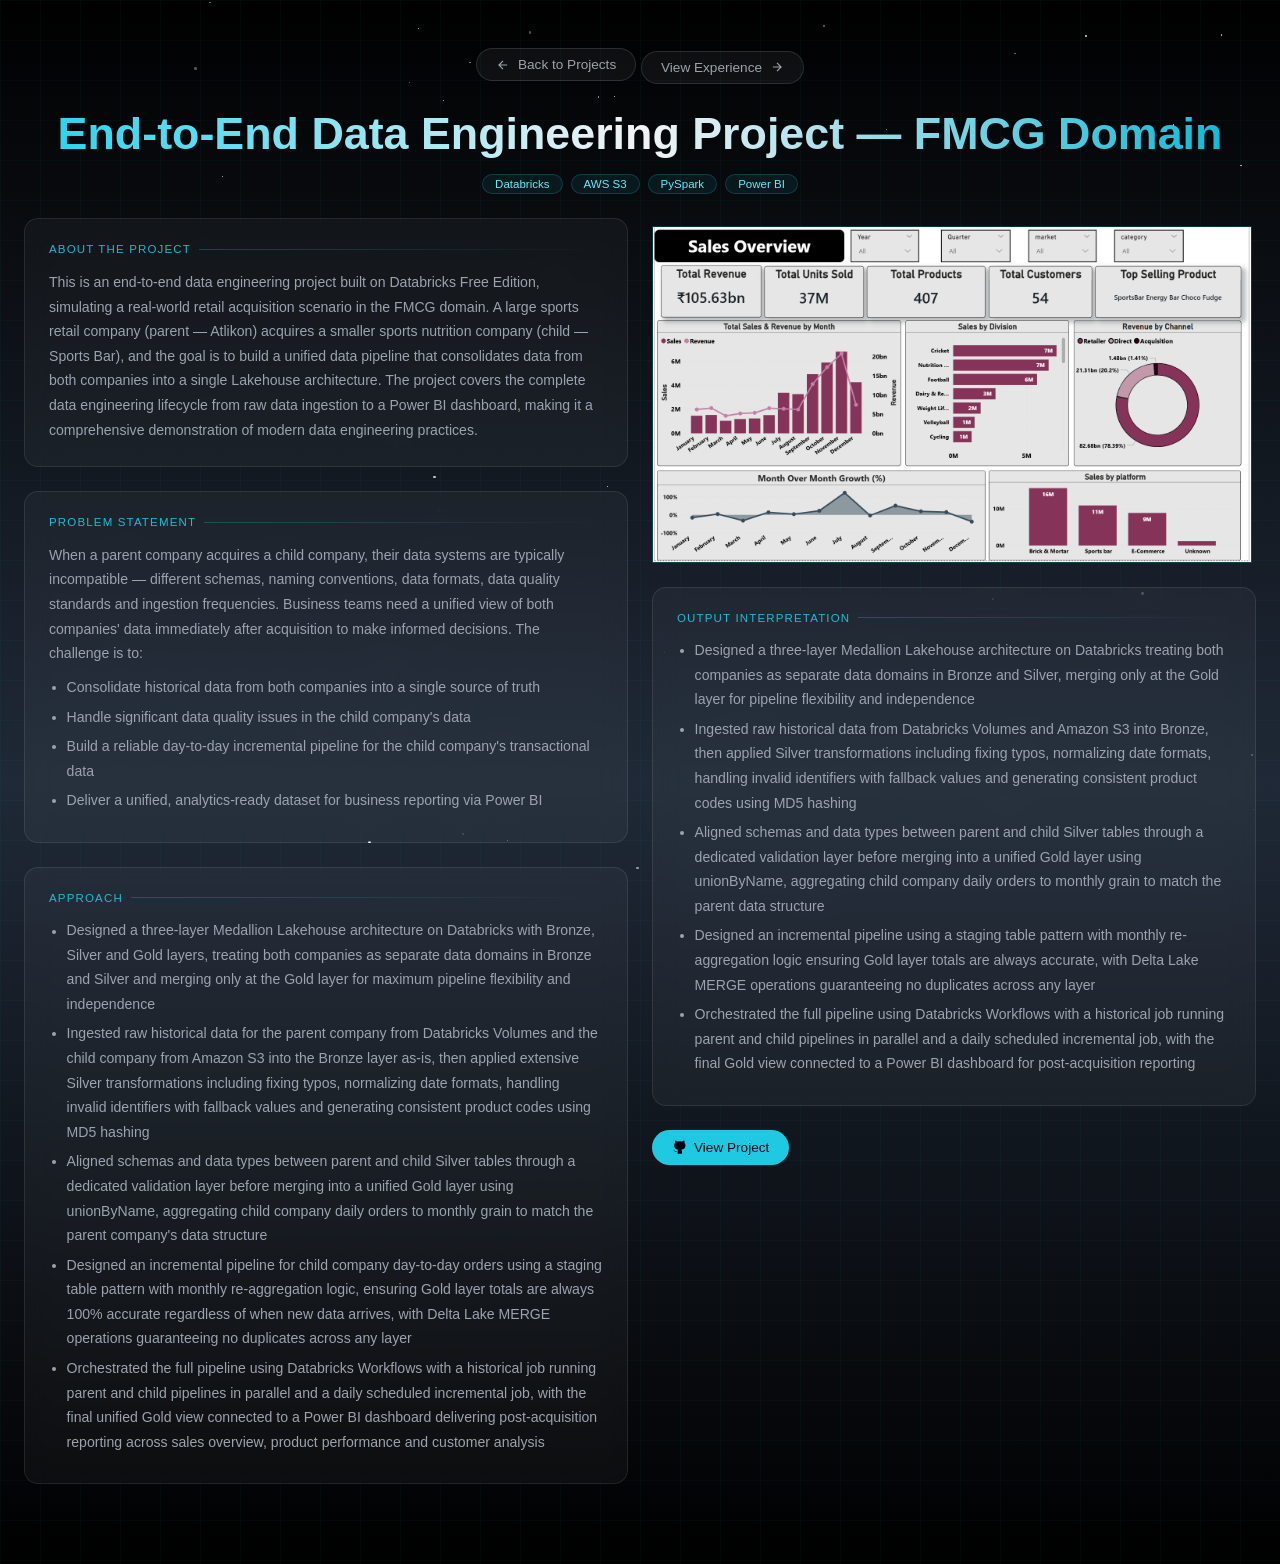
<file: FMCG_Project.html>
<!DOCTYPE html>
<html lang="en">
<head>
    <meta charset="UTF-8">
    <meta name="viewport" content="width=device-width, initial-scale=1.0">
    <title>Sai Deepak's Portfolio — FMCG - Project</title>
    <link rel="stylesheet" href="index1_style.css">
    <style>
        /* ── Grid background ── */
        body {
            background:
                linear-gradient(rgba(34, 211, 238, 0.03) 1px, transparent 1px),
                linear-gradient(90deg, rgba(34, 211, 238, 0.03) 1px, transparent 1px),
                linear-gradient(to bottom, #000000, #1f2937, #000000);
            background-size: 40px 40px, 40px 40px, 100% 100%;
        }

        /* ── Page Header ── */
        .project-detail-header {
            text-align: center;
            padding: 3rem 1.5rem 1.5rem;
            position: relative;
            z-index: 10;
        }

        .back-btn {
            display: inline-flex;
            align-items: center;
            gap: 8px;
            padding: 0.5rem 1.2rem;
            border-radius: 999px;
            background: rgba(255,255,255,0.05);
            border: 1px solid rgba(255,255,255,0.12);
            color: #9ca3af;
            text-decoration: none;
            font-size: 0.85rem;
            transition: all 0.25s ease;
            margin-bottom: 1.5rem;
        }

        .back-btn:hover {
            background: rgba(255,255,255,0.1);
            color: #e5e7eb;
            transform: translateX(-3px);
        }

        .project-detail-title {
            font-size: clamp(1.8rem, 3.5vw, 2.8rem);
            font-weight: bold;
            background: linear-gradient(to right, #22d3ee, #f3f4f6, #06b6d4);
            -webkit-background-clip: text;
            -webkit-text-fill-color: transparent;
            background-clip: text;
            margin-bottom: 0.4rem;
        }

        .project-detail-tag {
            display: inline-flex;
            gap: 8px;
            flex-wrap: wrap;
            justify-content: center;
            margin-top: 0.6rem;
        }

        .detail-tag {
            font-size: 0.72rem;
            padding: 3px 12px;
            border-radius: 999px;
            background: rgba(34, 211, 238, 0.08);
            border: 1px solid rgba(34, 211, 238, 0.2);
            color: #67e8f9;
        }

        /* ════════════════════════════
           CARD SLIDESHOW STRIP
        ════════════════════════════ */
        .card-slideshow-outer {
            position: relative;
            z-index: 10;
            max-width: 1300px;
            margin: 0 auto 2rem;
            padding: 0 1.5rem;
        }

        .slideshow-label {
            font-size: 0.72rem;
            letter-spacing: 0.1em;
            text-transform: uppercase;
            color: rgba(34, 211, 238, 0.7);
            margin-bottom: 0.75rem;
            display: flex;
            align-items: center;
            gap: 8px;
        }

        .slideshow-label::after {
            content: '';
            flex: 1;
            height: 1px;
            background: linear-gradient(to right, rgba(34, 211, 238, 0.2), transparent);
        }

        /* The track that holds all cards, only one visible at a time */
        .card-slideshow {
    display: flex;
    flex-wrap: wrap;
    justify-content: center;
    gap: 1rem;
}

        /* Individual card */
        .img-card {
    position: relative;
    width: 180px;
    border-radius: 12px;
    overflow: hidden;
    border: 1px solid rgba(255,255,255,0.09);
    background: rgba(255,255,255,0.04);
    backdrop-filter: blur(12px);
    opacity: 1;
    transform: scale(1);
    pointer-events: auto;
}

        .img-card.active {
            opacity: 1;
            transform: scale(1);
            pointer-events: auto;
        }

        .img-card-image {
            width: 180px;
            height: 180px;
            object-fit: cover;
            display: block;
        }

        /* Placeholder */
        .img-card-placeholder {
            width: 180px;
            height: 180px;
            display: flex;
            flex-direction: column;
            align-items: center;
            justify-content: center;
            gap: 8px;
            color: #4b5563;
            font-size: 0.78rem;
        }   

        .img-card-placeholder span { font-size: 2rem; }
        .sc-c1 { background: linear-gradient(135deg, rgba(8,145,178,0.18), rgba(6,182,212,0.06)); }
        .sc-c2 { background: linear-gradient(135deg, rgba(99,102,241,0.18), rgba(139,92,246,0.06)); }
        .sc-c3 { background: linear-gradient(135deg, rgba(16,185,129,0.18), rgba(6,182,212,0.06)); }
        .sc-c4 { background: linear-gradient(135deg, rgba(245,158,11,0.15), rgba(239,68,68,0.06)); }
        .sc-c5 { background: linear-gradient(135deg, rgba(236,72,153,0.15), rgba(99,102,241,0.06)); }

       /* .img-card-caption {
            padding: 0.5rem 0.85rem;
            font-size: 0.74rem;
            color: #6b7280;
            border-top: 1px solid rgba(255,255,255,0.06);
            text-align: center;
        }    */

        
        /* ════════════════════════════
           CONTENT COLUMNS
        ════════════════════════════ */
        .project-detail-body {
            display: grid;
            grid-template-columns: 1fr 1fr;
            gap: 1.5rem;
            max-width: 1300px;
            margin: 0 auto;
            padding: 0 1.5rem 5rem;
            position: relative;
            z-index: 10;
        }

        /* ── Shared box style ── */
        .detail-box {
            backdrop-filter: blur(12px);
            background: rgba(255, 255, 255, 0.04);
            border-radius: 14px;
            border: 1px solid rgba(255, 255, 255, 0.09);
            padding: 1.5rem;
            transition: border-color 0.3s ease;
        }

        .detail-box:hover {
            border-color: rgba(34, 211, 238, 0.2);
        }

        .detail-box-title {
            font-size: 0.72rem;
            letter-spacing: 0.1em;
            text-transform: uppercase;
            color: rgba(34, 211, 238, 0.85);
            margin-bottom: 0.9rem;
            display: flex;
            align-items: center;
            gap: 8px;
        }

        .detail-box-title::after {
            content: '';
            flex: 1;
            height: 1px;
            background: linear-gradient(to right, rgba(34, 211, 238, 0.25), transparent);
        }

        .detail-box p,
        .detail-box li {
            color: #9ca3af;
            font-size: 0.88rem;
            line-height: 1.75;
        }

        .detail-box ul {
            padding-left: 1.1rem;
            margin: 0;
        }

        .detail-box li {
            margin-bottom: 0.3rem;
        }

        /* Columns */
        .left-col {
            display: flex;
            flex-direction: column;
            gap: 1.5rem;
        }

        .right-col {
            display: flex;
            flex-direction: column;
            gap: 1.5rem;
        }

        /* ── Results ── */
        .results-list {
            display: flex;
            flex-direction: column;
            gap: 0.6rem;
        }

        .result-item {
            display: flex;
            align-items: flex-start;
            gap: 10px;
            padding: 0.6rem 0.9rem;
            background: rgba(34, 211, 238, 0.04);
            border-left: 2px solid rgba(34, 211, 238, 0.4);
            border-radius: 0 8px 8px 0;
        }

        .result-item p {
            margin: 0;
            font-size: 0.86rem;
            color: #9ca3af;
        }

        .result-badge {
            font-size: 0.7rem;
            padding: 2px 8px;
            border-radius: 999px;
            background: rgba(34, 211, 238, 0.1);
            color: #22d3ee;
            white-space: nowrap;
            flex-shrink: 0;
            margin-top: 2px;
        }

        /* ── Action Buttons ── */
        .action-btns {
            display: flex;
            gap: 10px;
        }

        .action-btn {
            display: inline-flex;
            align-items: center;
            gap: 7px;
            padding: 10px 20px;
            border-radius: 999px;
            font-size: 0.85rem;
            font-weight: 500;
            text-decoration: none;
            transition: all 0.25s ease;
            cursor: pointer;
            border: none;
        }

        .action-btn.primary {
            background: rgba(34, 211, 238, 0.95);
            color: #020617;
        }

        .action-btn.primary:hover {
            box-shadow: 0 0 22px rgba(34, 211, 238, 0.35);
            transform: translateY(-2px);
        }

        .action-btn.secondary {
            background: rgba(255,255,255,0.05);
            border: 1px solid rgba(255,255,255,0.15);
            color: #e2e8f0;
        }

        .action-btn.secondary:hover {
            background: rgba(255,255,255,0.1);
            transform: translateY(-2px);
        }



        /* ── Responsive ── */
        @media (max-width: 900px) {
            .project-detail-body {
                grid-template-columns: 1fr;
            }
            .screenshot-card {
                width: 220px;
            }
        }
    </style>
</head>
<body>
    <div class="starfield" id="starfield"></div>

    <!-- Page Header -->
    <div class="project-detail-header">
        <div>
            <a href="projects.html" class="back-btn">
                <svg width="14" height="14" fill="none" stroke="currentColor" stroke-width="2" viewBox="0 0 24 24">
                    <path d="M19 12H5M12 5l-7 7 7 7"/>
                </svg>
                Back to Projects
            </a>
            <a href="Experience_Page.html" class="back-btn">
    View Experience
    <svg width="14" height="14" fill="none" stroke="currentColor" stroke-width="2" viewBox="0 0 24 24">
        <path d="M5 12h14M12 5l7 7-7 7"/>
    </svg>
</a>
        </div>
        <h1 class="project-detail-title">End-to-End Data Engineering Project — FMCG Domain</h1>
        <div class="project-detail-tag">
            <span class="detail-tag">Databricks</span>
            <span class="detail-tag">AWS S3</span>
            <span class="detail-tag">PySpark</span>
            <span class="detail-tag">Power BI</span>
        </div>
    </div>


    <!-- ═══ TWO COLUMN CONTENT ═══ -->
    <div class="project-detail-body">

        <!-- LEFT COLUMN -->
        <div class="left-col">

            <div class="detail-box">
                <div class="detail-box-title">About the Project</div>
                <p>This is an end-to-end data engineering project built on Databricks Free Edition, simulating a real-world retail acquisition scenario in the FMCG domain. A large sports retail company (parent — Atlikon) acquires a smaller sports nutrition company (child — Sports Bar), and the goal is to build a unified data pipeline that consolidates data from both companies into a single Lakehouse architecture. The project covers the complete data engineering lifecycle from raw data ingestion to a Power BI dashboard, making it a comprehensive demonstration of modern data engineering practices.</p>
            </div>

            <div class="detail-box">
                <div class="detail-box-title">Problem Statement</div>
                <p>When a parent company acquires a child company, their data systems are typically incompatible — different schemas, naming conventions, data formats, data quality standards and ingestion frequencies. Business teams need a unified view of both companies' data immediately after acquisition to make informed decisions. The challenge is to:
                     <ul style="margin-top: 0.6rem;">
                        <li>Consolidate historical data from both companies into a single source of truth</li>
                        <li>Handle significant data quality issues in the child company's data</li>
                        <li>Build a reliable day-to-day incremental pipeline for the child company's transactional data</li>
                        <li>Deliver a unified, analytics-ready dataset for business reporting via Power BI</li>
                </ul>
                    
                </p>
            </div>

            <div class="detail-box">
                <div class="detail-box-title">Approach</div>
                <ul style="margin-top: 0.6rem;">
                    <li>Designed a three-layer Medallion Lakehouse architecture on Databricks with Bronze, Silver and Gold layers, treating both companies as separate data domains in Bronze and Silver and merging only at the Gold layer for maximum pipeline flexibility and independence</li>
                    <li>Ingested raw historical data for the parent company from Databricks Volumes and the child company from Amazon S3 into the Bronze layer as-is, then applied extensive Silver transformations including fixing typos, normalizing date formats, handling invalid identifiers with fallback values and generating consistent product codes using MD5 hashing</li>
                    <li>Aligned schemas and data types between parent and child Silver tables through a dedicated validation layer before merging into a unified Gold layer using unionByName, aggregating child company daily orders to monthly grain to match the parent company's data structure</li>
                    <li>Designed an incremental pipeline for child company day-to-day orders using a staging table pattern with monthly re-aggregation logic, ensuring Gold layer totals are always 100% accurate regardless of when new data arrives, with Delta Lake MERGE operations guaranteeing no duplicates across any layer</li>
                    <li>Orchestrated the full pipeline using Databricks Workflows with a historical job running parent and child pipelines in parallel and a daily scheduled incremental job, with the final unified Gold view connected to a Power BI dashboard delivering post-acquisition reporting across sales overview, product performance and customer analysis</li>
                </ul>
            </div>

        </div>

        <!-- RIGHT COLUMN -->
        <div class="right-col">



            

            <!-- Action Buttons -->
            <div class="action-btns">
                <img src="./Databricks/sales_overview.png" alt="Power BI Dashboard Screenshot"
                 style="
                    width: 100%;
                    max-width: 600px;
                    max-height: 400px;
                    border-radius: 0px;
                    border: 1px solid rgba(34, 211, 238, 0.2);
                    object-fit: contain;
                    margin-top: 0.5rem;
                 ">


            </div>


            <div class="detail-box">
                <div class="detail-box-title">Output Interpretation</div>
                <ul style="margin-top: 0.6rem;">
                    <li>Designed a three-layer Medallion Lakehouse architecture on Databricks treating both companies as separate data domains in Bronze and Silver, merging only at the Gold layer for pipeline flexibility and independence</li>
                    <li>Ingested raw historical data from Databricks Volumes and Amazon S3 into Bronze, then applied Silver transformations including fixing typos, normalizing date formats, handling invalid identifiers with fallback values and generating consistent product codes using MD5 hashing</li>
                    <li>Aligned schemas and data types between parent and child Silver tables through a dedicated validation layer before merging into a unified Gold layer using unionByName, aggregating child company daily orders to monthly grain to match the parent data structure</li>
                    <li>Designed an incremental pipeline using a staging table pattern with monthly re-aggregation logic ensuring Gold layer totals are always accurate, with Delta Lake MERGE operations guaranteeing no duplicates across any layer</li>
                    <li>Orchestrated the full pipeline using Databricks Workflows with a historical job running parent and child pipelines in parallel and a daily scheduled incremental job, with the final Gold view connected to a Power BI dashboard for post-acquisition reporting</li>
                </ul>
            </div>

            <!-- Action Buttons -->
            <div class="action-btns">
                                <a href="https://github.com/saideepakp/FMCG_acquisition_project/tree/main" class="action-btn primary" target="_blank">
                    <svg width="15" height="15" fill="currentColor" viewBox="0 0 24 24">
                        <path d="M9 19c-5 1.5-5-2.5-7-3m14 6v-3.87a3.37 3.37 0 0 0-.94-2.61c3.14-.35 6.44-1.54 6.44-7A5.44 5.44 0 0 0 20 4.77 5.07 5.07 0 0 0 19.91 1S18.73.65 16 2.48a13.38 13.38 0 0 0-7 0C6.27.65 5.09 1 5.09 1A5.07 5.07 0 0 0 5 4.77a5.44 5.44 0 0 0-1.5 3.78c0 5.42 3.3 6.61 6.44 7A3.37 3.37 0 0 0 9 18.13V22"/>
                    </svg>
                    View Project
                </a>
            </div>
        </div>
    </div>



    <script>
        // Starfield
        const starfield = document.getElementById('starfield');
        for (let i = 0; i < 100; i++) {
            const star = document.createElement('div');
            star.className = 'star';
            star.style.width = Math.random() * 3 + 'px';
            star.style.height = star.style.width;
            star.style.top = Math.random() * 100 + '%';
            star.style.left = Math.random() * 100 + '%';
            star.style.animationDelay = Math.random() * 3 + 's';
            star.style.animationDuration = Math.random() * 3 + 2 + 's';
            star.style.opacity = Math.random() * 0.7 + 0.3;
            starfield.appendChild(star);
        }

        
    </script>
</body>
</html>
</file>
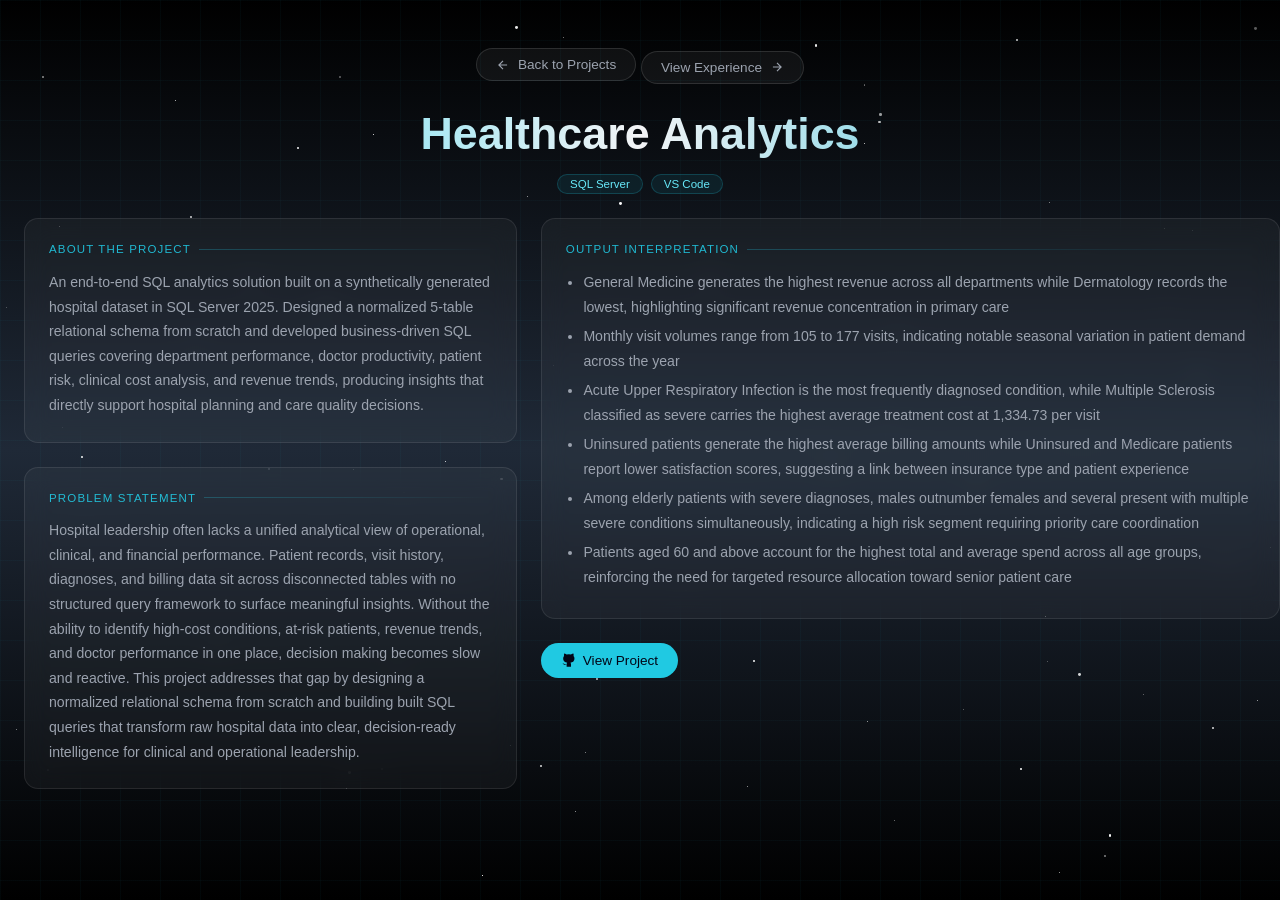
<file: HealthCare-Analytics-project.html>
<!DOCTYPE html>
<html lang="en">
<head>
    <meta charset="UTF-8">
    <meta name="viewport" content="width=device-width, initial-scale=1.0">
    <title>Sai Deepak's Portfolio — HealthCare-Analytics-project</title>
    <link rel="stylesheet" href="index1_style.css">
    <style>
        /* ── Grid background ── */
        body {
            background:
                linear-gradient(rgba(34, 211, 238, 0.03) 1px, transparent 1px),
                linear-gradient(90deg, rgba(34, 211, 238, 0.03) 1px, transparent 1px),
                linear-gradient(to bottom, #000000, #1f2937, #000000);
            background-size: 40px 40px, 40px 40px, 100% 100%;
        }

        /* ── Page Header ── */
        .project-detail-header {
            text-align: center;
            padding: 3rem 1.5rem 1.5rem;
            position: relative;
            z-index: 10;
        }

        .back-btn {
            display: inline-flex;
            align-items: center;
            gap: 8px;
            padding: 0.5rem 1.2rem;
            border-radius: 999px;
            background: rgba(255,255,255,0.05);
            border: 1px solid rgba(255,255,255,0.12);
            color: #9ca3af;
            text-decoration: none;
            font-size: 0.85rem;
            transition: all 0.25s ease;
            margin-bottom: 1.5rem;
        }

        .back-btn:hover {
            background: rgba(255,255,255,0.1);
            color: #e5e7eb;
            transform: translateX(-3px);
        }

        .project-detail-title {
            font-size: clamp(1.8rem, 3.5vw, 2.8rem);
            font-weight: bold;
            background: linear-gradient(to right, #22d3ee, #f3f4f6, #06b6d4);
            -webkit-background-clip: text;
            -webkit-text-fill-color: transparent;
            background-clip: text;
            margin-bottom: 0.4rem;
        }

        .project-detail-tag {
            display: inline-flex;
            gap: 8px;
            flex-wrap: wrap;
            justify-content: center;
            margin-top: 0.6rem;
        }

        .detail-tag {
            font-size: 0.72rem;
            padding: 3px 12px;
            border-radius: 999px;
            background: rgba(34, 211, 238, 0.08);
            border: 1px solid rgba(34, 211, 238, 0.2);
            color: #67e8f9;
        }

        /* ── Two-column layout ── */
        .project-detail-body {
            display: grid;
            grid-template-columns: 40% 60%;
            gap: 1.5rem;
            max-width: 1300px;
            margin: 0 auto;
            padding: 0 1.5rem 5rem;
            position: relative;
            z-index: 10;
        }

        /* ── Shared box style ── */
        .detail-box {
            backdrop-filter: blur(12px);
            background: rgba(255, 255, 255, 0.04);
            border-radius: 14px;
            border: 1px solid rgba(255, 255, 255, 0.09);
            padding: 1.5rem;
            transition: border-color 0.3s ease;
        }

        .detail-box:hover {
            border-color: rgba(34, 211, 238, 0.2);
        }

        .detail-box-title {
            font-size: 0.72rem;
            letter-spacing: 0.1em;
            text-transform: uppercase;
            color: rgba(34, 211, 238, 0.85);
            margin-bottom: 0.9rem;
            display: flex;
            align-items: center;
            gap: 8px;
        }

        .detail-box-title::after {
            content: '';
            flex: 1;
            height: 1px;
            background: linear-gradient(to right, rgba(34, 211, 238, 0.25), transparent);
        }

        .detail-box p,
        .detail-box li {
            color: #9ca3af;
            font-size: 0.88rem;
            line-height: 1.75;
        }

        .detail-box ul {
            padding-left: 1.1rem;
            margin: 0;
        }

        .detail-box li {
            margin-bottom: 0.3rem;
        }

        /* ── Columns ── */
        .left-col {
            display: flex;
            flex-direction: column;
            gap: 1.5rem;
        }

        .right-col {
            display: flex;
            flex-direction: column;
            gap: 1.5rem;
        }

        /* ════════════════════════════
           PIPELINE FLOW
        ════════════════════════════ */
        .pipeline-flow {
            display: flex;
            flex-direction: column;
            gap: 0;
        }

        /* Each stage card */
        .pipeline-stage {
            display: flex;
            gap: 1rem;
            align-items: flex-start;
            position: relative;
            animation: fadeSlideIn 0.5s ease forwards;
            opacity: 0;
        }

        .pipeline-stage:nth-child(1) { animation-delay: 0.1s; }
        .pipeline-stage:nth-child(2) { animation-delay: 0.2s; }
        .pipeline-stage:nth-child(3) { animation-delay: 0.3s; }
        .pipeline-stage:nth-child(4) { animation-delay: 0.4s; }
        .pipeline-stage:nth-child(5) { animation-delay: 0.5s; }

        @keyframes fadeSlideIn {
            from { opacity: 0; transform: translateY(10px); }
            to   { opacity: 1; transform: translateY(0); }
        }

        /* Left side: icon + connector line */
        .stage-left {
            display: flex;
            flex-direction: column;
            align-items: center;
            flex-shrink: 0;
            width: 44px;
        }

        .stage-icon {
            width: 44px;
            height: 44px;
            border-radius: 50%;
            background: rgba(8, 145, 178, 0.12);
            border: 1px solid rgba(34, 211, 238, 0.35);
            display: flex;
            align-items: center;
            justify-content: center;
            box-shadow: 0 0 14px rgba(34, 211, 238, 0.1);
            flex-shrink: 0;
            z-index: 1;
        }

        .stage-icon svg {
            width: 18px;
            height: 18px;
            color: #22d3ee;
        }

        /* Connecting line between stages */
        .stage-connector {
            width: 2px;
            flex: 1;
            min-height: 24px;
            background: linear-gradient(to bottom, rgba(34, 211, 238, 0.4), rgba(34, 211, 238, 0.1));
            margin: 4px 0;
        }

        /* Arrow at bottom of connector */
        .stage-arrow {
            width: 0;
            height: 0;
            border-left: 5px solid transparent;
            border-right: 5px solid transparent;
            border-top: 7px solid rgba(34, 211, 238, 0.35);
            margin-bottom: 4px;
        }

        /* Hide connector/arrow on last stage */
        .pipeline-stage:last-child .stage-connector,
        .pipeline-stage:last-child .stage-arrow {
            display: none;
        }

        /* Right side: content */
        .stage-content {
            flex: 1;
            padding-bottom: 1.5rem;
        }

        .pipeline-stage:last-child .stage-content {
            padding-bottom: 0;
        }

        .stage-header {
            display: flex;
            align-items: center;
            justify-content: space-between;
            margin-bottom: 0.4rem;
            flex-wrap: wrap;
            gap: 8px;
        }

        .stage-name {
            font-size: 0.95rem;
            font-weight: 600;
            color: #e2e8f0;
        }

        .stage-badge {
            font-size: 0.68rem;
            padding: 2px 10px;
            border-radius: 999px;
            background: rgba(34, 211, 238, 0.08);
            border: 1px solid rgba(34, 211, 238, 0.2);
            color: #67e8f9;
            white-space: nowrap;
        }

        .stage-desc {
            font-size: 0.82rem;
            color: #6b7280;
            line-height: 1.6;
        }

        /* ── Dataset Details ── */
        .dataset-grid {
            display: grid;
            grid-template-columns: 1fr 1fr;
            gap: 0.75rem;
        }

        .dataset-item {
            background: rgba(34, 211, 238, 0.04);
            border: 1px solid rgba(34, 211, 238, 0.1);
            border-radius: 8px;
            padding: 0.6rem 0.9rem;
        }

        .dataset-label {
            font-size: 0.68rem;
            color: #6b7280;
            text-transform: uppercase;
            letter-spacing: 0.06em;
            margin-bottom: 3px;
        }

        .dataset-value {
            font-size: 0.88rem;
            color: #e2e8f0;
            font-weight: 500;
        }

        /* ── Results ── */
        .results-list {
            display: flex;
            flex-direction: column;
            gap: 0.6rem;
        }

        .result-item {
            display: flex;
            align-items: flex-start;
            gap: 10px;
            padding: 0.6rem 0.9rem;
            background: rgba(34, 211, 238, 0.04);
            border-left: 2px solid rgba(34, 211, 238, 0.4);
            border-radius: 0 8px 8px 0;
        }

        .result-item p {
            margin: 0;
            font-size: 0.86rem;
            color: #9ca3af;
        }

        .result-badge {
            font-size: 0.7rem;
            padding: 2px 8px;
            border-radius: 999px;
            background: rgba(34, 211, 238, 0.1);
            color: #22d3ee;
            white-space: nowrap;
            flex-shrink: 0;
            margin-top: 2px;
        }

        /* ── Action Buttons ── */
        .action-btns {
            display: flex;
            gap: 10px;
        }

        .action-btn {
            display: inline-flex;
            align-items: center;
            gap: 7px;
            padding: 10px 20px;
            border-radius: 999px;
            font-size: 0.85rem;
            font-weight: 500;
            text-decoration: none;
            transition: all 0.25s ease;
            cursor: pointer;
            border: none;
        }

        .action-btn.primary {
            background: rgba(34, 211, 238, 0.95);
            color: #020617;
        }

        .action-btn.primary:hover {
            box-shadow: 0 0 22px rgba(34, 211, 238, 0.35);
            transform: translateY(-2px);
        }

        .action-btn.secondary {
            background: rgba(255,255,255,0.05);
            border: 1px solid rgba(255,255,255,0.15);
            color: #e2e8f0;
        }

        .action-btn.secondary:hover {
            background: rgba(255,255,255,0.1);
            transform: translateY(-2px);
        }

        /* ── Responsive ── */
        @media (max-width: 900px) {
            .project-detail-body {
                grid-template-columns: 1fr;
            }
            .dataset-grid {
                grid-template-columns: 1fr 1fr;
            }
        }
    </style>
</head>
<body>
    <div class="starfield" id="starfield"></div>

    <!-- Page Header -->
    <div class="project-detail-header">
        <div>
            <a href="projects.html" class="back-btn">
                <svg width="14" height="14" fill="none" stroke="currentColor" stroke-width="2" viewBox="0 0 24 24">
                    <path d="M19 12H5M12 5l-7 7 7 7"/>
                </svg>
                Back to Projects
            </a>
            <a href="Experience_Page.html" class="back-btn">
    View Experience
    <svg width="14" height="14" fill="none" stroke="currentColor" stroke-width="2" viewBox="0 0 24 24">
        <path d="M5 12h14M12 5l7 7-7 7"/>
    </svg>
</a>
        </div>
        <h1 class="project-detail-title">Healthcare Analytics</h1>
        <div class="project-detail-tag">
            <span class="detail-tag">SQL Server</span>
            <span class="detail-tag">VS Code</span>
        </div>
    </div>

    <!-- Two-column body -->
    <div class="project-detail-body">

        <!-- ═══ LEFT COLUMN (40%) ═══ -->
        <div class="left-col">

            <!-- About the Project -->
            <div class="detail-box">
                <div class="detail-box-title">About the Project</div>
                <p>An end-to-end SQL analytics solution built on a synthetically generated hospital dataset in SQL Server 2025. Designed a normalized 5-table relational schema from scratch and developed business-driven SQL queries covering department performance, doctor productivity, patient risk, clinical cost analysis, and revenue trends, producing insights that directly support hospital planning and care quality decisions.</p>
            </div>

            <!-- Problem Statement -->
            <div class="detail-box">
                <div class="detail-box-title">Problem Statement</div>
                <p>Hospital leadership often lacks a unified analytical view of operational, clinical, and financial performance. Patient records, visit history, diagnoses, and billing data sit across disconnected tables with no structured query framework to surface meaningful insights. Without the ability to identify high-cost conditions, at-risk patients, revenue trends, and doctor performance in one place, decision making becomes slow and reactive. This project addresses that gap by designing a normalized relational schema from scratch and building built SQL queries that transform raw hospital data into clear, decision-ready intelligence for clinical and operational leadership.</p>
            </div>

           

        </div>

        <!-- ═══ RIGHT COLUMN (60%) ═══ -->
        <div class="right-col">

           
 <!-- Output Interpretation -->
            <div class="detail-box">
                <div class="detail-box-title">Output Interpretation</div>
                <ul style="margin-top: 0.6rem;">
                    <li>General Medicine generates the highest revenue across all departments while Dermatology records the lowest, highlighting significant revenue concentration in primary care</li>
                    <li>Monthly visit volumes range from 105 to 177 visits, indicating notable seasonal variation in patient demand across the year</li>
                    <li>Acute Upper Respiratory Infection is the most frequently diagnosed condition, while Multiple Sclerosis classified as severe carries the highest average treatment cost at 1,334.73 per visit</li>
                    <li>Uninsured patients generate the highest average billing amounts while Uninsured and Medicare patients report lower satisfaction scores, suggesting a link between insurance type and patient experience</li>
                    <li>Among elderly patients with severe diagnoses, males outnumber females and several present with multiple severe conditions simultaneously, indicating a high risk segment requiring priority care coordination</li>
                    <li>Patients aged 60 and above account for the highest total and average spend across all age groups, reinforcing the need for targeted resource allocation toward senior patient care</li>

                </ul>
            </div>

            <!-- Action Buttons -->
            <div class="action-btns">
                </a>
                <a href="https://github.com/saideepakp/HealthCare-Analytics-SQL" class="action-btn primary" target="_blank">
                    <svg width="15" height="15" fill="currentColor" viewBox="0 0 24 24">
                        <path d="M9 19c-5 1.5-5-2.5-7-3m14 6v-3.87a3.37 3.37 0 0 0-.94-2.61c3.14-.35 6.44-1.54 6.44-7A5.44 5.44 0 0 0 20 4.77 5.07 5.07 0 0 0 19.91 1S18.73.65 16 2.48a13.38 13.38 0 0 0-7 0C6.27.65 5.09 1 5.09 1A5.07 5.07 0 0 0 5 4.77a5.44 5.44 0 0 0-1.5 3.78c0 5.42 3.3 6.61 6.44 7A3.37 3.37 0 0 0 9 18.13V22"/>
                    </svg>
                    View Project
                </a>
            </div>
            

            

        </div>
    </div>

    <script>
        const starfield = document.getElementById('starfield');
        for (let i = 0; i < 100; i++) {
            const star = document.createElement('div');
            star.className = 'star';
            star.style.width = Math.random() * 3 + 'px';
            star.style.height = star.style.width;
            star.style.top = Math.random() * 100 + '%';
            star.style.left = Math.random() * 100 + '%';
            star.style.animationDelay = Math.random() * 3 + 's';
            star.style.animationDuration = Math.random() * 3 + 2 + 's';
            star.style.opacity = Math.random() * 0.7 + 0.3;
            starfield.appendChild(star);
        }
    </script>
</body>
</html>
</file>
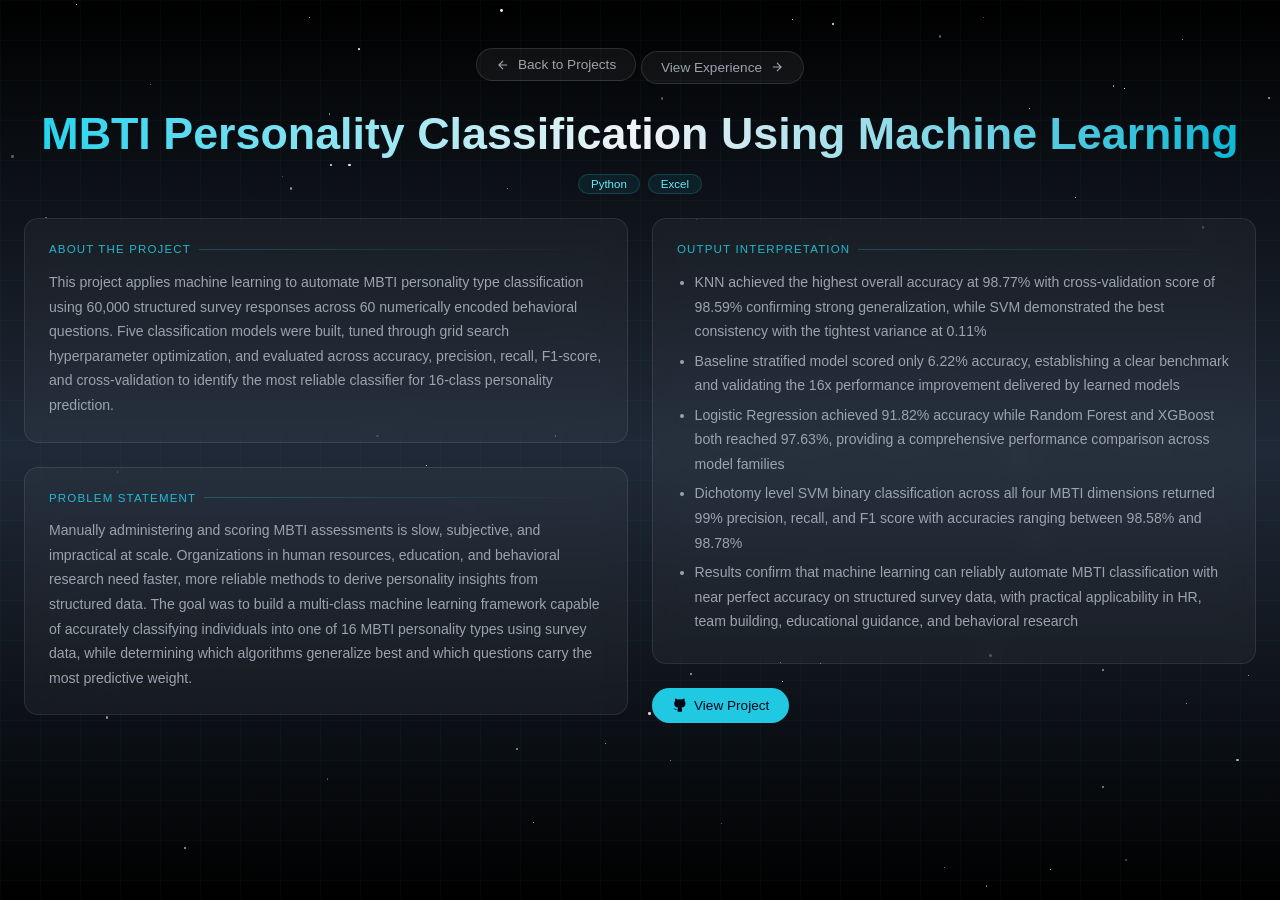
<file: MBTI-project.html>
<!DOCTYPE html>
<html lang="en">
<head>
    <meta charset="UTF-8">
    <meta name="viewport" content="width=device-width, initial-scale=1.0">
    <title>Sai Deepak's Portfolio — MBTI-project</title>
    <link rel="stylesheet" href="index1_style.css">
    <style>
        /* ── Grid background ── */
        body {
            background:
                linear-gradient(rgba(34, 211, 238, 0.03) 1px, transparent 1px),
                linear-gradient(90deg, rgba(34, 211, 238, 0.03) 1px, transparent 1px),
                linear-gradient(to bottom, #000000, #1f2937, #000000);
            background-size: 40px 40px, 40px 40px, 100% 100%;
        }

        /* ── Page Header ── */
        .project-detail-header {
            text-align: center;
            padding: 3rem 1.5rem 1.5rem;
            position: relative;
            z-index: 10;
        }

        .back-btn {
            display: inline-flex;
            align-items: center;
            gap: 8px;
            padding: 0.5rem 1.2rem;
            border-radius: 999px;
            background: rgba(255,255,255,0.05);
            border: 1px solid rgba(255,255,255,0.12);
            color: #9ca3af;
            text-decoration: none;
            font-size: 0.85rem;
            transition: all 0.25s ease;
            margin-bottom: 1.5rem;
        }

        .back-btn:hover {
            background: rgba(255,255,255,0.1);
            color: #e5e7eb;
            transform: translateX(-3px);
        }

        .project-detail-title {
            font-size: clamp(1.8rem, 3.5vw, 2.8rem);
            font-weight: bold;
            background: linear-gradient(to right, #22d3ee, #f3f4f6, #06b6d4);
            -webkit-background-clip: text;
            -webkit-text-fill-color: transparent;
            background-clip: text;
            margin-bottom: 0.4rem;
        }

        .project-detail-tag {
            display: inline-flex;
            gap: 8px;
            flex-wrap: wrap;
            justify-content: center;
            margin-top: 0.6rem;
        }

        .detail-tag {
            font-size: 0.72rem;
            padding: 3px 12px;
            border-radius: 999px;
            background: rgba(34, 211, 238, 0.08);
            border: 1px solid rgba(34, 211, 238, 0.2);
            color: #67e8f9;
        }

        /* ── Two-column 50/50 layout ── */
        .project-detail-body {
            display: grid;
            grid-template-columns: 1fr 1fr;
            gap: 1.5rem;
            max-width: 1300px;
            margin: 0 auto;
            padding: 0 1.5rem 5rem;
            position: relative;
            z-index: 10;
        }

        /* ── Shared box style ── */
        .detail-box {
            backdrop-filter: blur(12px);
            background: rgba(255, 255, 255, 0.04);
            border-radius: 14px;
            border: 1px solid rgba(255, 255, 255, 0.09);
            padding: 1.5rem;
            transition: border-color 0.3s ease;
        }

        .detail-box:hover {
            border-color: rgba(34, 211, 238, 0.2);
        }

        .detail-box-title {
            font-size: 0.72rem;
            letter-spacing: 0.1em;
            text-transform: uppercase;
            color: rgba(34, 211, 238, 0.85);
            margin-bottom: 0.9rem;
            display: flex;
            align-items: center;
            gap: 8px;
        }

        .detail-box-title::after {
            content: '';
            flex: 1;
            height: 1px;
            background: linear-gradient(to right, rgba(34, 211, 238, 0.25), transparent);
        }

        .detail-box p,
        .detail-box li {
            color: #9ca3af;
            font-size: 0.88rem;
            line-height: 1.75;
        }

        .detail-box ul {
            padding-left: 1.1rem;
            margin: 0;
        }

        .detail-box li {
            margin-bottom: 0.3rem;
        }

        /* ── Columns ── */
        .left-col {
            display: flex;
            flex-direction: column;
            gap: 1.5rem;
        }

        .right-col {
            display: flex;
            flex-direction: column;
            gap: 1.5rem;
        }

        /* ── Results ── */
        .results-list {
            display: flex;
            flex-direction: column;
            gap: 0.6rem;
        }

        .result-item {
            display: flex;
            align-items: flex-start;
            gap: 10px;
            padding: 0.6rem 0.9rem;
            background: rgba(34, 211, 238, 0.04);
            border-left: 2px solid rgba(34, 211, 238, 0.4);
            border-radius: 0 8px 8px 0;
        }

        .result-item p {
            margin: 0;
            font-size: 0.86rem;
            color: #9ca3af;
        }

        .result-badge {
            font-size: 0.7rem;
            padding: 2px 8px;
            border-radius: 999px;
            background: rgba(34, 211, 238, 0.1);
            color: #22d3ee;
            white-space: nowrap;
            flex-shrink: 0;
            margin-top: 2px;
        }

        /* ── View Code Button ── */
        .action-btns {
            display: flex;
            gap: 10px;
        }

        .action-btn {
            display: inline-flex;
            align-items: center;
            gap: 7px;
            padding: 10px 20px;
            border-radius: 999px;
            font-size: 0.85rem;
            font-weight: 500;
            text-decoration: none;
            transition: all 0.25s ease;
            cursor: pointer;
            border: none;
        }

        .action-btn.primary {
            background: rgba(34, 211, 238, 0.95);
            color: #020617;
        }

        .action-btn.primary:hover {
            box-shadow: 0 0 22px rgba(34, 211, 238, 0.35);
            transform: translateY(-2px);
        }

        .action-btn.secondary {
            background: rgba(255,255,255,0.05);
            border: 1px solid rgba(255,255,255,0.15);
            color: #e2e8f0;
        }

        .action-btn.secondary:hover {
            background: rgba(255,255,255,0.1);
            transform: translateY(-2px);
        }

        /* ── Responsive ── */
        @media (max-width: 900px) {
            .project-detail-body {
                grid-template-columns: 1fr;
            }
        }
    </style>
</head>
<body>
    <div class="starfield" id="starfield"></div>

    <!-- Page Header -->
    <div class="project-detail-header">
        <div>
            <a href="projects.html" class="back-btn">
                <svg width="14" height="14" fill="none" stroke="currentColor" stroke-width="2" viewBox="0 0 24 24">
                    <path d="M19 12H5M12 5l-7 7 7 7"/>
                </svg>
                Back to Projects
            </a>
            <a href="Experience_Page.html" class="back-btn">
    View Experience
    <svg width="14" height="14" fill="none" stroke="currentColor" stroke-width="2" viewBox="0 0 24 24">
        <path d="M5 12h14M12 5l7 7-7 7"/>
    </svg>
</a>
        </div>
        <h1 class="project-detail-title">MBTI Personality Classification Using Machine Learning</h1>
        <div class="project-detail-tag">
            <span class="detail-tag">Python</span>
            <span class="detail-tag">Excel</span>
        </div>
    </div>

    <!-- Two-column body -->
    <div class="project-detail-body">

        <!-- ═══ LEFT COLUMN ═══ -->
        <div class="left-col">

            <!-- About the Project -->
            <div class="detail-box">
                <div class="detail-box-title">About the Project</div>
                <p>This project applies machine learning to automate MBTI personality type classification using 60,000 structured survey responses across 60 numerically encoded behavioral questions. Five classification models were built, tuned through grid search hyperparameter optimization, and evaluated across accuracy, precision, recall, F1-score, and cross-validation to identify the most reliable classifier for 16-class personality prediction.</p>
            </div>

            <!-- Problem Statement -->
            <div class="detail-box">
                <div class="detail-box-title">Problem Statement</div>
                <p>Manually administering and scoring MBTI assessments is slow, subjective, and impractical at scale. Organizations in human resources, education, and behavioral research need faster, more reliable methods to derive personality insights from structured data. The goal was to build a multi-class machine learning framework capable of accurately classifying individuals into one of 16 MBTI personality types using survey data, while determining which algorithms generalize best and which questions carry the most predictive weight.</p>
            </div>

        </div>

        <!-- ═══ RIGHT COLUMN ═══ -->
        <div class="right-col">

            <!-- Output Interpretation -->
            <div class="detail-box">
                <div class="detail-box-title">Output Interpretation</div>
                <ul style="margin-top: 0.6rem;">
                    <li>KNN achieved the highest overall accuracy at 98.77% with cross-validation score of 98.59% confirming strong generalization, while SVM demonstrated the best consistency with the tightest variance at 0.11%</li>
                    <li>Baseline stratified model scored only 6.22% accuracy, establishing a clear benchmark and validating the 16x performance improvement delivered by learned models</li>
                    <li>Logistic Regression achieved 91.82% accuracy while Random Forest and XGBoost both reached 97.63%, providing a comprehensive performance comparison across model families</li>
                    <li>Dichotomy level SVM binary classification across all four MBTI dimensions returned 99% precision, recall, and F1 score with accuracies ranging between 98.58% and 98.78%</li>
                    <li>Results confirm that machine learning can reliably automate MBTI classification with near perfect accuracy on structured survey data, with practical applicability in HR, team building, educational guidance, and behavioral research</li>
                </ul>
            </div>

           

            <!-- View Code Button -->
            <div class="action-btns">
                <a href="https://github.com/saideepakp/MBTI-PERSONALITY-CLASSIFICATION-USING-MACHINE-LEARNING" class="action-btn primary" target="_blank">
                    <svg width="15" height="15" fill="currentColor" viewBox="0 0 24 24">
                        <path d="M9 19c-5 1.5-5-2.5-7-3m14 6v-3.87a3.37 3.37 0 0 0-.94-2.61c3.14-.35 6.44-1.54 6.44-7A5.44 5.44 0 0 0 20 4.77 5.07 5.07 0 0 0 19.91 1S18.73.65 16 2.48a13.38 13.38 0 0 0-7 0C6.27.65 5.09 1 5.09 1A5.07 5.07 0 0 0 5 4.77a5.44 5.44 0 0 0-1.5 3.78c0 5.42 3.3 6.61 6.44 7A3.37 3.37 0 0 0 9 18.13V22"/>
                    </svg>
                    View Project
                </a>
            </div>

        </div>
    </div>

    <script>
        const starfield = document.getElementById('starfield');
        for (let i = 0; i < 100; i++) {
            const star = document.createElement('div');
            star.className = 'star';
            star.style.width = Math.random() * 3 + 'px';
            star.style.height = star.style.width;
            star.style.top = Math.random() * 100 + '%';
            star.style.left = Math.random() * 100 + '%';
            star.style.animationDelay = Math.random() * 3 + 's';
            star.style.animationDuration = Math.random() * 3 + 2 + 's';
            star.style.opacity = Math.random() * 0.7 + 0.3;
            starfield.appendChild(star);
        }
    </script>
</body>
</html>
</file>
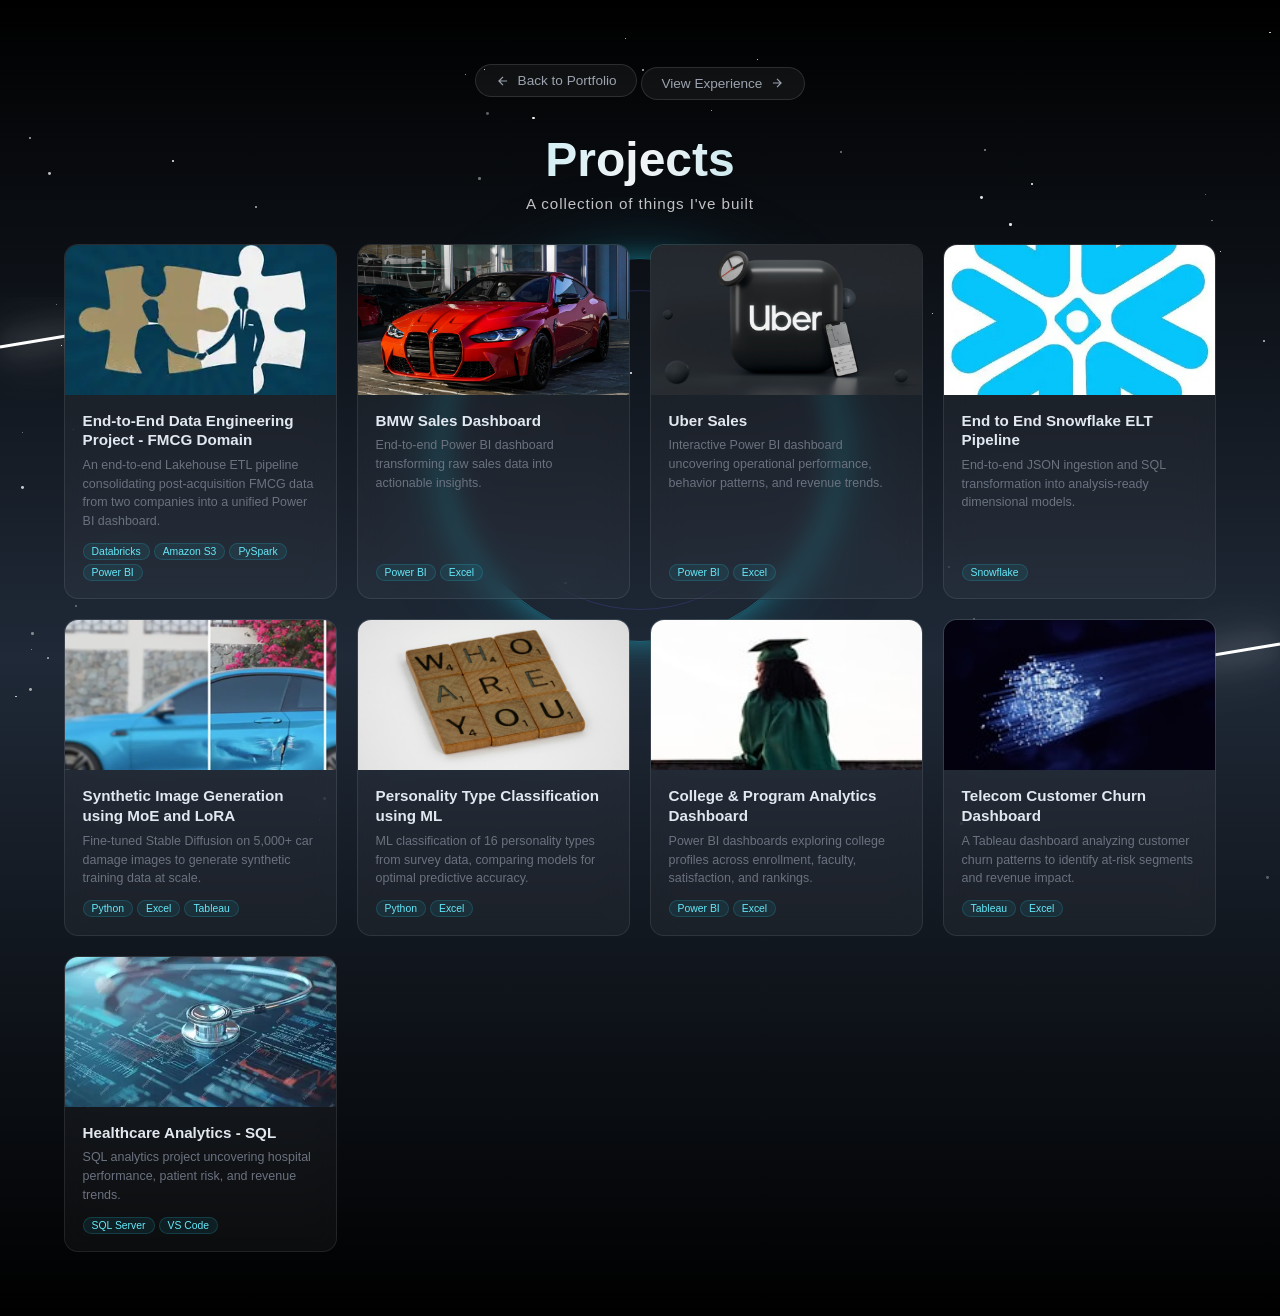
<file: projects.html>
<!DOCTYPE html>
<html lang="en">
<head>
    <meta charset="UTF-8">
    <meta name="viewport" content="width=device-width, initial-scale=1.0">
    <title>Sai Deepak's Portfolio — Projects</title>
    <link rel="stylesheet" href="index1_style.css">
    <style>
        /* Projects Page Specific Styles */
        .projects-page-header {
            text-align: center;
            padding: 4rem 1.5rem 2rem;
            position: relative;
            z-index: 10;
        }

        .back-btn {
            display: inline-flex;
            align-items: center;
            gap: 8px;
            padding: 0.5rem 1.2rem;
            border-radius: 999px;
            background: rgba(255,255,255,0.05);
            border: 1px solid rgba(255,255,255,0.12);
            color: #9ca3af;
            text-decoration: none;
            font-size: 0.85rem;
            transition: all 0.25s ease;
            margin-bottom: 2rem;
        }

        .back-btn:hover {
            background: rgba(255,255,255,0.1);
            color: #e5e7eb;
            transform: translateX(-3px);
        }

        .page-title {
            font-size: clamp(2rem, 4vw, 3rem);
            font-weight: bold;
            background: linear-gradient(to right, #22d3ee, #f3f4f6, #06b6d4);
            -webkit-background-clip: text;
            -webkit-text-fill-color: transparent;
            background-clip: text;
            margin-bottom: 0.5rem;
        }

        .page-subtitle {
            color: #c2c2c4;
            font-size: 0.95rem;
            letter-spacing: 0.06em;
        }

        /* Projects Grid */
        .projects-grid {
            display: grid;
            grid-template-columns: repeat(auto-fill, minmax(240px, 1fr));
            gap: 1.25rem;
            position: relative;
            z-index: 10;
            max-width: 1200px;
            margin: 0 auto;
            padding: 0 1.5rem 4rem;
        }

        /* Project Tile */
        .project-tile {
            backdrop-filter: blur(12px);
            background: rgba(255, 255, 255, 0.04);
            border-radius: 14px;
            border: 1px solid rgba(255, 255, 255, 0.09);
            overflow: hidden;
            transition: all 0.3s ease;
            cursor: pointer;
            text-decoration: none;
            display: flex;
            flex-direction: column;
        }

        .project-tile:hover {
            transform: translateY(-5px);
            border-color: rgba(34, 211, 238, 0.3);
            box-shadow:
                0 20px 40px rgba(0, 0, 0, 0.4),
                0 0 20px rgba(34, 211, 238, 0.08);
        }

        .tile-image {
            width: 100%;
            height: 150px;
            object-fit: cover;
            display: block;
            background: linear-gradient(135deg, rgba(8,145,178,0.2), rgba(99,102,241,0.2));
        }

        /* Placeholder image with icon when no image */
        .tile-image-placeholder {
            width: 100%;
            height: 150px;
            display: flex;
            align-items: center;
            justify-content: center;
            font-size: 2.5rem;
        }

        .tile-image-placeholder.color-1 { background: linear-gradient(135deg, rgba(8,145,178,0.25), rgba(6,182,212,0.1)); }
        .tile-image-placeholder.color-2 { background: linear-gradient(135deg, rgba(99,102,241,0.25), rgba(139,92,246,0.1)); }
        .tile-image-placeholder.color-3 { background: linear-gradient(135deg, rgba(16,185,129,0.25), rgba(6,182,212,0.1)); }
        .tile-image-placeholder.color-4 { background: linear-gradient(135deg, rgba(245,158,11,0.20), rgba(239,68,68,0.1)); }
        .tile-image-placeholder.color-5 { background: linear-gradient(135deg, rgba(236,72,153,0.20), rgba(99,102,241,0.1)); }
        .tile-image-placeholder.color-6 { background: linear-gradient(135deg, rgba(20,184,166,0.25), rgba(8,145,178,0.1)); }

        .tile-body {
            padding: 1rem 1.1rem 1.1rem;
            flex: 1;
            display: flex;
            flex-direction: column;
            gap: 6px;
        }

        .tile-title {
            font-size: 0.95rem;
            font-weight: 600;
            color: #e2e8f0;
            line-height: 1.3;
        }

        .tile-desc {
            font-size: 0.78rem;
            color: #6b7280;
            line-height: 1.5;
            flex: 1;
        }

        .tile-tags {
            display: flex;
            flex-wrap: wrap;
            gap: 4px;
            margin-top: 6px;
        }

        .tile-tag {
            font-size: 0.65rem;
            padding: 2px 8px;
            border-radius: 999px;
            background: rgba(34, 211, 238, 0.08);
            border: 1px solid rgba(34, 211, 238, 0.18);
            color: #67e8f9;
        }

        @media (max-width: 600px) {
            .projects-grid {
                grid-template-columns: repeat(auto-fill, minmax(160px, 1fr));
                gap: 1rem;
            }
            .tile-image-placeholder { height: 120px; font-size: 2rem; }
        }
    </style>
</head>
<body>
    <!-- Starfield -->
    <div class="starfield" id="starfield"></div>

    <!-- Light Rays -->
    <div class="light-rays">
        <div class="ray-container left">
            <svg width="256" height="256">
                <defs>
                    <linearGradient id="whiteGradient1" x1="0%" y1="0%" x2="100%" y2="0%">
                        <stop offset="0%" style="stop-color:#ffffff;stop-opacity:1" />
                        <stop offset="50%" style="stop-color:#ffffff;stop-opacity:1" />
                        <stop offset="100%" style="stop-color:#ffffff;stop-opacity:0" />
                    </linearGradient>
                </defs>
                <path d="M 0,50 L 120,30 L 0,10" stroke="url(#whiteGradient1)" stroke-width="3" fill="none" class="ray-path"/>
            </svg>
        </div>
        <div class="ray-container right">
            <svg width="256" height="256">
                <defs>
                    <linearGradient id="whiteGradient2" x1="100%" y1="0%" x2="0%" y2="0%">
                        <stop offset="0%" style="stop-color:#ffffff;stop-opacity:1" />
                        <stop offset="50%" style="stop-color:#ffffff;stop-opacity:1" />
                        <stop offset="100%" style="stop-color:#ffffff;stop-opacity:0" />
                    </linearGradient>
                </defs>
                <path d="M 256,50 L 136,70 L 256,90" stroke="url(#whiteGradient2)" stroke-width="3" fill="none" class="ray-path"/>
            </svg>
        </div>
    </div>

    <!-- Orbital Rings -->
    <div class="orbital-ring ring1"></div>
    <div class="orbital-ring ring2"></div>

    <!-- Page Header -->
    <div class="projects-page-header">
        <div>
            <a href="index.html#about" class="back-btn">
                <svg width="14" height="14" fill="none" stroke="currentColor" stroke-width="2" viewBox="0 0 24 24">
                    <path d="M19 12H5M12 5l-7 7 7 7"/>
                </svg>
                Back to Portfolio
            </a>
            <a href="Experience_Page.html" class="back-btn">
    View Experience
    <svg width="14" height="14" fill="none" stroke="currentColor" stroke-width="2" viewBox="0 0 24 24">
        <path d="M5 12h14M12 5l7 7-7 7"/>
    </svg>
</a>
        </div>
        <h1 class="page-title">Projects</h1>
        <p class="page-subtitle">A collection of things I've built</p>
    </div>

    <!-- Projects Grid -->
    <div class="projects-grid">

                 <a href="FMCG_Project.html" class="project-tile">
            <img src="./Databricks/OIP.webp" alt="DE Project - FMCG" class="tile-image">
            <div class="tile-body">
                <div class="tile-title">End-to-End Data Engineering Project - FMCG Domain</div>
                <div class="tile-desc">An end-to-end Lakehouse ETL pipeline consolidating post-acquisition FMCG data from two companies into a unified Power BI dashboard.</div>
                <div class="tile-tags">
                    <span class="tile-tag">Databricks</span>
                    <span class="tile-tag">Amazon S3</span>
                    <span class="tile-tag">PySpark</span>
                    <span class="tile-tag">Power BI</span>
                </div>
            </div>
        </a>

         <a href="BMW-Sales-project.html" class="project-tile">
            <img src="./BMW sales/project_cover.jpeg" alt="BMW Sales" class="tile-image">
            <div class="tile-body">
                <div class="tile-title">BMW Sales Dashboard</div>
                <div class="tile-desc">End-to-end Power BI dashboard transforming raw sales data into actionable insights.</div>
                <div class="tile-tags">
                    <span class="tile-tag">Power BI</span>
                    <span class="tile-tag">Excel</span>
                </div>
            </div>
        </a>

         <a href="Uber-Rides-project.html" class="project-tile">
            <img src="./Uber Sales/project_coverpage.jpeg" alt="Uber Sales" class="tile-image">
            <div class="tile-body">
                <div class="tile-title">Uber Sales</div>
                <div class="tile-desc">Interactive Power BI dashboard uncovering operational performance, behavior patterns, and revenue trends.</div>
                <div class="tile-tags">
                    <span class="tile-tag">Power BI</span>
                    <span class="tile-tag">Excel</span>
                </div>
            </div>
        </a>

        <a href="Snowflake-pipeline-project.html" class="project-tile">
            <img src="./Snowflake pipeline/project_cover.jpeg" alt="Snowflake Pipeline" class="tile-image">
            <div class="tile-body">
                <div class="tile-title">End to End Snowflake ELT Pipeline</div>
                <div class="tile-desc">End-to-end JSON ingestion and SQL transformation into analysis-ready dimensional models.</div>
                <div class="tile-tags">
                    <span class="tile-tag">Snowflake</span>
                </div>
            </div>
        </a>

         <a href="capstone-project.html" class="project-tile">
            <img src="./Gen AI Data project files/preview.png" alt="GEN AI Model" class="tile-image">
            <div class="tile-body">
                <div class="tile-title">Synthetic Image Generation using MoE and LoRA</div>
                <div class="tile-desc">Fine-tuned Stable Diffusion on 5,000+ car damage images to generate synthetic training data at scale.</div>
                <div class="tile-tags">
                    <span class="tile-tag">Python</span>
                    <span class="tile-tag">Excel</span>
                    <span class="tile-tag">Tableau</span>
                </div>
            </div>
        </a>

         <a href="MBTI-project.html" class="project-tile">
            <img src="./MBTI/cover picture.jpg" alt="MBTI Project" class="tile-image">
            <div class="tile-body">
                <div class="tile-title">Personality Type Classification using ML</div>
                <div class="tile-desc">ML classification of 16 personality types from survey data, comparing models for optimal predictive accuracy.</div>
                <div class="tile-tags">
                    <span class="tile-tag">Python</span>
                    <span class="tile-tag">Excel</span>
                </div>
            </div>
        </a>

         <a href="College-Analytics-project.html" class="project-tile">
            <img src="./College Analytics/cover picture" alt="College Analytics" class="tile-image">
            <div class="tile-body">
                <div class="tile-title">College & Program Analytics Dashboard</div>
                <div class="tile-desc">Power BI dashboards exploring college profiles across enrollment, faculty, satisfaction, and rankings.</div>
                <div class="tile-tags">
                    <span class="tile-tag">Power BI</span>
                    <span class="tile-tag">Excel</span>
                </div>
            </div>
        </a>

         <a href="Telecom Churn Project.html" class="project-tile">
            <img src="./Telecom Churn Project/cover pic.jpg" alt="Telecom Customer Churn" class="tile-image">
            <div class="tile-body">
                <div class="tile-title">Telecom Customer Churn Dashboard</div>
                <div class="tile-desc">A Tableau dashboard analyzing customer churn patterns to identify at-risk segments and revenue impact.</div>
                <div class="tile-tags">
                    <span class="tile-tag">Tableau</span>
                    <span class="tile-tag">Excel</span>
                </div>
            </div>
        </a>

         <a href="HealthCare-Analytics-project.html" class="project-tile">
            <img src="./HealthCare_Analytics-SQL project files/cover image.webp" alt="Healthcare Analytics" class="tile-image">
            <div class="tile-body">
                <div class="tile-title">Healthcare Analytics - SQL</div>
                <div class="tile-desc">SQL analytics project uncovering hospital performance, patient risk, and revenue trends.</div>
                <div class="tile-tags">
                    <span class="tile-tag">SQL Server</span>
                    <span class="tile-tag">VS Code</span>
                </div>
            </div>
        </a>

    </div>

    <script>
        // Generate starfield
        const starfield = document.getElementById('starfield');
        for (let i = 0; i < 100; i++) {
            const star = document.createElement('div');
            star.className = 'star';
            star.style.width = Math.random() * 3 + 'px';
            star.style.height = star.style.width;
            star.style.top = Math.random() * 100 + '%';
            star.style.left = Math.random() * 100 + '%';
            star.style.animationDelay = Math.random() * 3 + 's';
            star.style.animationDuration = Math.random() * 3 + 2 + 's';
            star.style.opacity = Math.random() * 0.7 + 0.3;
            starfield.appendChild(star);
        }
    </script>
</body>
</html>
</file>
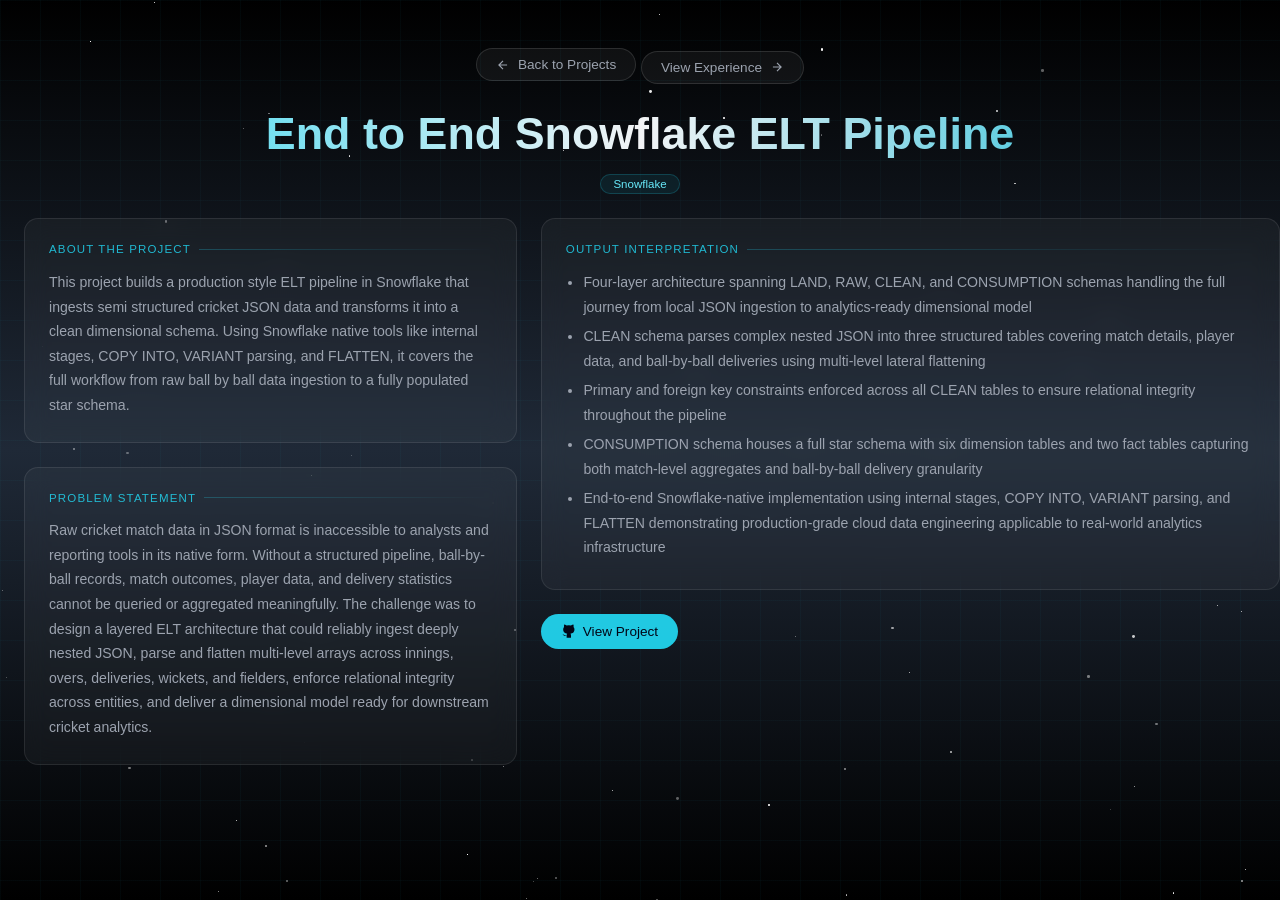
<file: Snowflake-pipeline-project.html>
<!DOCTYPE html>
<html lang="en">
<head>
    <meta charset="UTF-8">
    <meta name="viewport" content="width=device-width, initial-scale=1.0">
    <title>Sai Deepak's Portfolio — Snowflake-pipeline-project</title>
    <link rel="stylesheet" href="index1_style.css">
    <style>
        /* ── Grid background ── */
        body {
            background:
                linear-gradient(rgba(34, 211, 238, 0.03) 1px, transparent 1px),
                linear-gradient(90deg, rgba(34, 211, 238, 0.03) 1px, transparent 1px),
                linear-gradient(to bottom, #000000, #1f2937, #000000);
            background-size: 40px 40px, 40px 40px, 100% 100%;
        }

        /* ── Page Header ── */
        .project-detail-header {
            text-align: center;
            padding: 3rem 1.5rem 1.5rem;
            position: relative;
            z-index: 10;
        }

        .back-btn {
            display: inline-flex;
            align-items: center;
            gap: 8px;
            padding: 0.5rem 1.2rem;
            border-radius: 999px;
            background: rgba(255,255,255,0.05);
            border: 1px solid rgba(255,255,255,0.12);
            color: #9ca3af;
            text-decoration: none;
            font-size: 0.85rem;
            transition: all 0.25s ease;
            margin-bottom: 1.5rem;
        }

        .back-btn:hover {
            background: rgba(255,255,255,0.1);
            color: #e5e7eb;
            transform: translateX(-3px);
        }

        .project-detail-title {
            font-size: clamp(1.8rem, 3.5vw, 2.8rem);
            font-weight: bold;
            background: linear-gradient(to right, #22d3ee, #f3f4f6, #06b6d4);
            -webkit-background-clip: text;
            -webkit-text-fill-color: transparent;
            background-clip: text;
            margin-bottom: 0.4rem;
        }

        .project-detail-tag {
            display: inline-flex;
            gap: 8px;
            flex-wrap: wrap;
            justify-content: center;
            margin-top: 0.6rem;
        }

        .detail-tag {
            font-size: 0.72rem;
            padding: 3px 12px;
            border-radius: 999px;
            background: rgba(34, 211, 238, 0.08);
            border: 1px solid rgba(34, 211, 238, 0.2);
            color: #67e8f9;
        }

        /* ── Two-column layout ── */
        .project-detail-body {
            display: grid;
            grid-template-columns: 40% 60%;
            gap: 1.5rem;
            max-width: 1300px;
            margin: 0 auto;
            padding: 0 1.5rem 5rem;
            position: relative;
            z-index: 10;
        }

        /* ── Shared box style ── */
        .detail-box {
            backdrop-filter: blur(12px);
            background: rgba(255, 255, 255, 0.04);
            border-radius: 14px;
            border: 1px solid rgba(255, 255, 255, 0.09);
            padding: 1.5rem;
            transition: border-color 0.3s ease;
        }

        .detail-box:hover {
            border-color: rgba(34, 211, 238, 0.2);
        }

        .detail-box-title {
            font-size: 0.72rem;
            letter-spacing: 0.1em;
            text-transform: uppercase;
            color: rgba(34, 211, 238, 0.85);
            margin-bottom: 0.9rem;
            display: flex;
            align-items: center;
            gap: 8px;
        }

        .detail-box-title::after {
            content: '';
            flex: 1;
            height: 1px;
            background: linear-gradient(to right, rgba(34, 211, 238, 0.25), transparent);
        }

        .detail-box p,
        .detail-box li {
            color: #9ca3af;
            font-size: 0.88rem;
            line-height: 1.75;
        }

        .detail-box ul {
            padding-left: 1.1rem;
            margin: 0;
        }

        .detail-box li {
            margin-bottom: 0.3rem;
        }

        /* ── Columns ── */
        .left-col {
            display: flex;
            flex-direction: column;
            gap: 1.5rem;
        }

        .right-col {
            display: flex;
            flex-direction: column;
            gap: 1.5rem;
        }

        /* ════════════════════════════
           PIPELINE FLOW
        ════════════════════════════ */
        .pipeline-flow {
            display: flex;
            flex-direction: column;
            gap: 0;
        }

        /* Each stage card */
        .pipeline-stage {
            display: flex;
            gap: 1rem;
            align-items: flex-start;
            position: relative;
            animation: fadeSlideIn 0.5s ease forwards;
            opacity: 0;
        }

        .pipeline-stage:nth-child(1) { animation-delay: 0.1s; }
        .pipeline-stage:nth-child(2) { animation-delay: 0.2s; }
        .pipeline-stage:nth-child(3) { animation-delay: 0.3s; }
        .pipeline-stage:nth-child(4) { animation-delay: 0.4s; }
        .pipeline-stage:nth-child(5) { animation-delay: 0.5s; }

        @keyframes fadeSlideIn {
            from { opacity: 0; transform: translateY(10px); }
            to   { opacity: 1; transform: translateY(0); }
        }

        /* Left side: icon + connector line */
        .stage-left {
            display: flex;
            flex-direction: column;
            align-items: center;
            flex-shrink: 0;
            width: 44px;
        }

        .stage-icon {
            width: 44px;
            height: 44px;
            border-radius: 50%;
            background: rgba(8, 145, 178, 0.12);
            border: 1px solid rgba(34, 211, 238, 0.35);
            display: flex;
            align-items: center;
            justify-content: center;
            box-shadow: 0 0 14px rgba(34, 211, 238, 0.1);
            flex-shrink: 0;
            z-index: 1;
        }

        .stage-icon svg {
            width: 18px;
            height: 18px;
            color: #22d3ee;
        }

        /* Connecting line between stages */
        .stage-connector {
            width: 2px;
            flex: 1;
            min-height: 24px;
            background: linear-gradient(to bottom, rgba(34, 211, 238, 0.4), rgba(34, 211, 238, 0.1));
            margin: 4px 0;
        }

        /* Arrow at bottom of connector */
        .stage-arrow {
            width: 0;
            height: 0;
            border-left: 5px solid transparent;
            border-right: 5px solid transparent;
            border-top: 7px solid rgba(34, 211, 238, 0.35);
            margin-bottom: 4px;
        }

        /* Hide connector/arrow on last stage */
        .pipeline-stage:last-child .stage-connector,
        .pipeline-stage:last-child .stage-arrow {
            display: none;
        }

        /* Right side: content */
        .stage-content {
            flex: 1;
            padding-bottom: 1.5rem;
        }

        .pipeline-stage:last-child .stage-content {
            padding-bottom: 0;
        }

        .stage-header {
            display: flex;
            align-items: center;
            justify-content: space-between;
            margin-bottom: 0.4rem;
            flex-wrap: wrap;
            gap: 8px;
        }

        .stage-name {
            font-size: 0.95rem;
            font-weight: 600;
            color: #e2e8f0;
        }

        .stage-badge {
            font-size: 0.68rem;
            padding: 2px 10px;
            border-radius: 999px;
            background: rgba(34, 211, 238, 0.08);
            border: 1px solid rgba(34, 211, 238, 0.2);
            color: #67e8f9;
            white-space: nowrap;
        }

        .stage-desc {
            font-size: 0.82rem;
            color: #6b7280;
            line-height: 1.6;
        }

        /* ── Dataset Details ── */
        .dataset-grid {
            display: grid;
            grid-template-columns: 1fr 1fr;
            gap: 0.75rem;
        }

        .dataset-item {
            background: rgba(34, 211, 238, 0.04);
            border: 1px solid rgba(34, 211, 238, 0.1);
            border-radius: 8px;
            padding: 0.6rem 0.9rem;
        }

        .dataset-label {
            font-size: 0.68rem;
            color: #6b7280;
            text-transform: uppercase;
            letter-spacing: 0.06em;
            margin-bottom: 3px;
        }

        .dataset-value {
            font-size: 0.88rem;
            color: #e2e8f0;
            font-weight: 500;
        }

        /* ── Results ── */
        .results-list {
            display: flex;
            flex-direction: column;
            gap: 0.6rem;
        }

        .result-item {
            display: flex;
            align-items: flex-start;
            gap: 10px;
            padding: 0.6rem 0.9rem;
            background: rgba(34, 211, 238, 0.04);
            border-left: 2px solid rgba(34, 211, 238, 0.4);
            border-radius: 0 8px 8px 0;
        }

        .result-item p {
            margin: 0;
            font-size: 0.86rem;
            color: #9ca3af;
        }

        .result-badge {
            font-size: 0.7rem;
            padding: 2px 8px;
            border-radius: 999px;
            background: rgba(34, 211, 238, 0.1);
            color: #22d3ee;
            white-space: nowrap;
            flex-shrink: 0;
            margin-top: 2px;
        }

        /* ── Action Buttons ── */
        .action-btns {
            display: flex;
            gap: 10px;
        }

        .action-btn {
            display: inline-flex;
            align-items: center;
            gap: 7px;
            padding: 10px 20px;
            border-radius: 999px;
            font-size: 0.85rem;
            font-weight: 500;
            text-decoration: none;
            transition: all 0.25s ease;
            cursor: pointer;
            border: none;
        }

        .action-btn.primary {
            background: rgba(34, 211, 238, 0.95);
            color: #020617;
        }

        .action-btn.primary:hover {
            box-shadow: 0 0 22px rgba(34, 211, 238, 0.35);
            transform: translateY(-2px);
        }

        .action-btn.secondary {
            background: rgba(255,255,255,0.05);
            border: 1px solid rgba(255,255,255,0.15);
            color: #e2e8f0;
        }

        .action-btn.secondary:hover {
            background: rgba(255,255,255,0.1);
            transform: translateY(-2px);
        }

        /* ── Responsive ── */
        @media (max-width: 900px) {
            .project-detail-body {
                grid-template-columns: 1fr;
            }
            .dataset-grid {
                grid-template-columns: 1fr 1fr;
            }
        }
    </style>
</head>
<body>
    <div class="starfield" id="starfield"></div>

    <!-- Page Header -->
    <div class="project-detail-header">
        <div>
            <a href="projects.html" class="back-btn">
                <svg width="14" height="14" fill="none" stroke="currentColor" stroke-width="2" viewBox="0 0 24 24">
                    <path d="M19 12H5M12 5l-7 7 7 7"/>
                </svg>
                Back to Projects
            </a>
            <a href="Experience_Page.html" class="back-btn">
    View Experience
    <svg width="14" height="14" fill="none" stroke="currentColor" stroke-width="2" viewBox="0 0 24 24">
        <path d="M5 12h14M12 5l7 7-7 7"/>
    </svg>
</a>
        </div>
        <h1 class="project-detail-title">End to End Snowflake ELT Pipeline</h1>
        <div class="project-detail-tag">
            <span class="detail-tag">Snowflake</span>
        </div>
    </div>

    <!-- Two-column body -->
    <div class="project-detail-body">

        <!-- ═══ LEFT COLUMN (40%) ═══ -->
        <div class="left-col">

            <!-- About the Project -->
            <div class="detail-box">
                <div class="detail-box-title">About the Project</div>
                <p>This project builds a production style ELT pipeline in Snowflake that ingests semi structured cricket JSON data and transforms it into a clean dimensional schema. Using Snowflake native tools like internal stages, COPY INTO, VARIANT parsing, and FLATTEN, it covers the full workflow from raw ball by ball data ingestion to a fully populated star schema.</p>
            </div>

            <!-- Problem Statement -->
            <div class="detail-box">
                <div class="detail-box-title">Problem Statement</div>
                <p>Raw cricket match data in JSON format is inaccessible to analysts and reporting tools in its native form. Without a structured pipeline, ball-by-ball records, match outcomes, player data, and delivery statistics cannot be queried or aggregated meaningfully. The challenge was to design a layered ELT architecture that could reliably ingest deeply nested JSON, parse and flatten multi-level arrays across innings, overs, deliveries, wickets, and fielders, enforce relational integrity across entities, and deliver a dimensional model ready for downstream cricket analytics.</p>
            </div>

           

        </div>

        <!-- ═══ RIGHT COLUMN (60%) ═══ -->
        <div class="right-col">

           
 <!-- Output Interpretation -->
            <div class="detail-box">
                <div class="detail-box-title">Output Interpretation</div>
                <ul style="margin-top: 0.6rem;">
                    <li>Four-layer architecture spanning LAND, RAW, CLEAN, and CONSUMPTION schemas handling the full journey from local JSON ingestion to analytics-ready dimensional model</li>
                    <li>CLEAN schema parses complex nested JSON into three structured tables covering match details, player data, and ball-by-ball deliveries using multi-level lateral flattening</li>
                    <li>Primary and foreign key constraints enforced across all CLEAN tables to ensure relational integrity throughout the pipeline</li>
                    <li>CONSUMPTION schema houses a full star schema with six dimension tables and two fact tables capturing both match-level aggregates and ball-by-ball delivery granularity</li>
                    <li>End-to-end Snowflake-native implementation using internal stages, COPY INTO, VARIANT parsing, and FLATTEN demonstrating production-grade cloud data engineering applicable to real-world analytics infrastructure</li>
                </ul>
            </div>

            <!-- Action Buttons -->
            <div class="action-btns">
                </a>
                <a href="https://github.com/saideepakp/End-to-End-Snowflake-ELT-Pipeline" class="action-btn primary" target="_blank">
                    <svg width="15" height="15" fill="currentColor" viewBox="0 0 24 24">
                        <path d="M9 19c-5 1.5-5-2.5-7-3m14 6v-3.87a3.37 3.37 0 0 0-.94-2.61c3.14-.35 6.44-1.54 6.44-7A5.44 5.44 0 0 0 20 4.77 5.07 5.07 0 0 0 19.91 1S18.73.65 16 2.48a13.38 13.38 0 0 0-7 0C6.27.65 5.09 1 5.09 1A5.07 5.07 0 0 0 5 4.77a5.44 5.44 0 0 0-1.5 3.78c0 5.42 3.3 6.61 6.44 7A3.37 3.37 0 0 0 9 18.13V22"/>
                    </svg>
                    View Project
                </a>
            </div>
            

            

        </div>
    </div>

    <script>
        const starfield = document.getElementById('starfield');
        for (let i = 0; i < 100; i++) {
            const star = document.createElement('div');
            star.className = 'star';
            star.style.width = Math.random() * 3 + 'px';
            star.style.height = star.style.width;
            star.style.top = Math.random() * 100 + '%';
            star.style.left = Math.random() * 100 + '%';
            star.style.animationDelay = Math.random() * 3 + 's';
            star.style.animationDuration = Math.random() * 3 + 2 + 's';
            star.style.opacity = Math.random() * 0.7 + 0.3;
            starfield.appendChild(star);
        }
    </script>
</body>
</html>
</file>
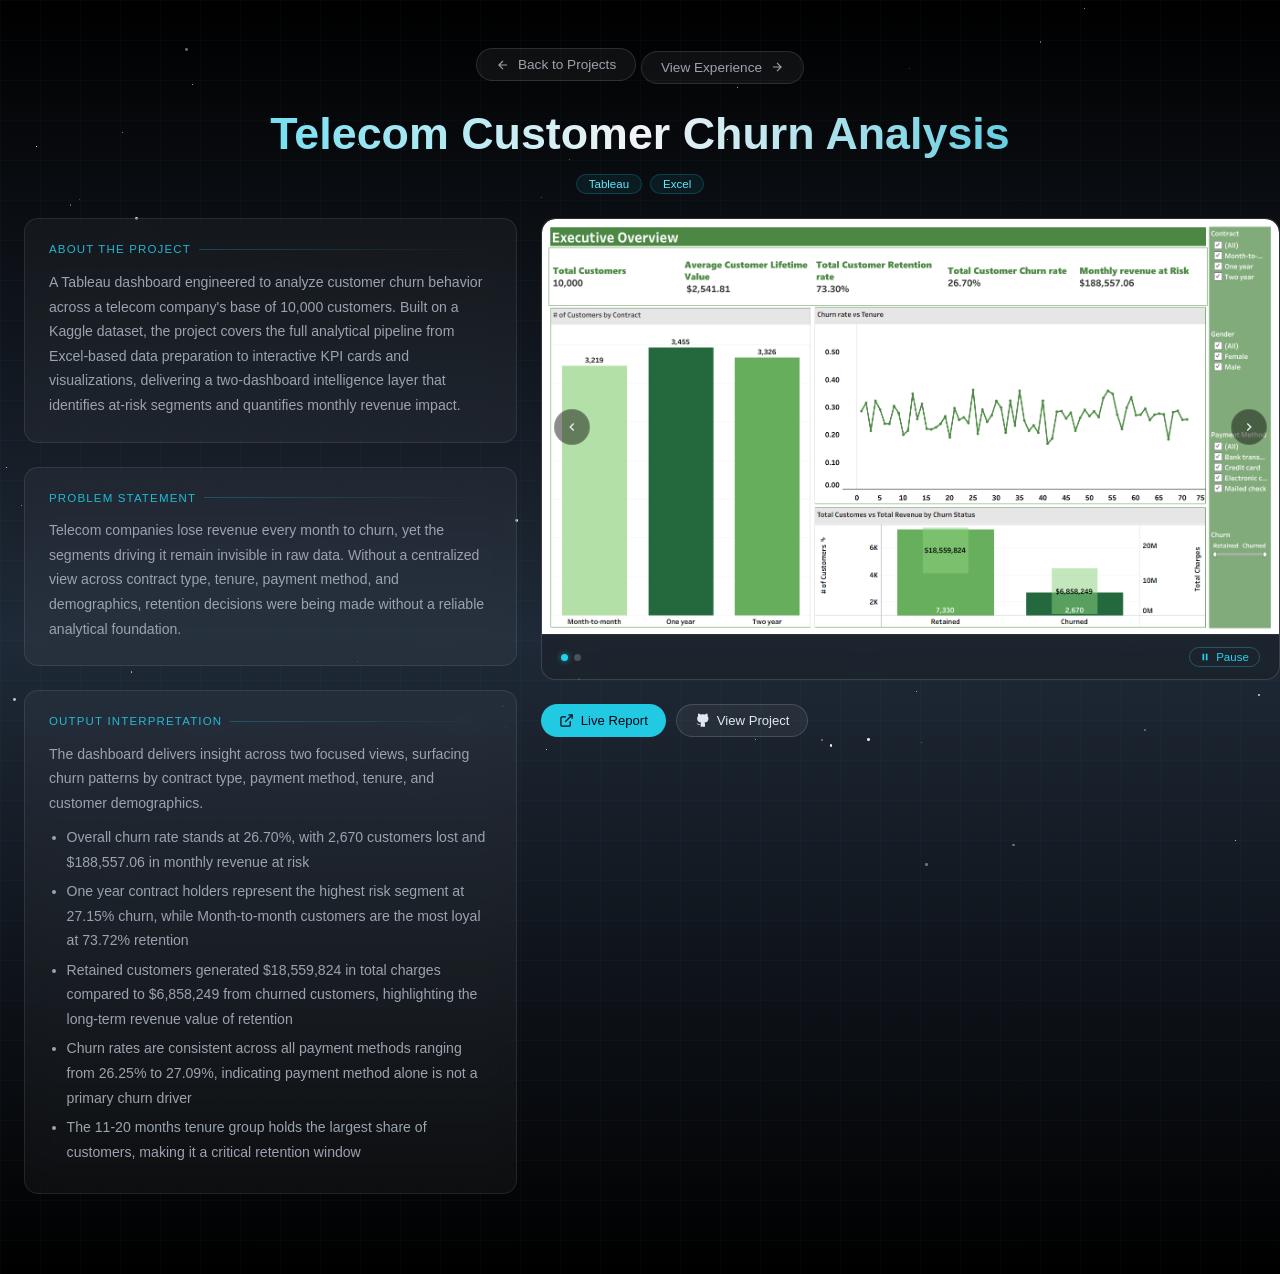
<file: Telecom Churn Project.html>
<!DOCTYPE html>
<html lang="en">
<head>
    <meta charset="UTF-8">
    <meta name="viewport" content="width=device-width, initial-scale=1.0">
    <title>Sai Deepak's Portfolio — Telecom Churn Project</title>
    <link rel="stylesheet" href="index1_style.css">
    <style>
        /* ── Grid/graph paper background override ── */
        body {
            background:
                linear-gradient(rgba(34, 211, 238, 0.03) 1px, transparent 1px),
                linear-gradient(90deg, rgba(34, 211, 238, 0.03) 1px, transparent 1px),
                linear-gradient(to bottom, #000000, #1f2937, #000000);
            background-size: 40px 40px, 40px 40px, 100% 100%;
        }

        /* ── Page Header ── */
        .project-detail-header {
            text-align: center;
            padding: 3rem 1.5rem 1.5rem;
            position: relative;
            z-index: 10;
        }

        .back-btn {
            display: inline-flex;
            align-items: center;
            gap: 8px;
            padding: 0.5rem 1.2rem;
            border-radius: 999px;
            background: rgba(255,255,255,0.05);
            border: 1px solid rgba(255,255,255,0.12);
            color: #9ca3af;
            text-decoration: none;
            font-size: 0.85rem;
            transition: all 0.25s ease;
            margin-bottom: 1.5rem;
        }

        .back-btn:hover {
            background: rgba(255,255,255,0.1);
            color: #e5e7eb;
            transform: translateX(-3px);
        }

        .project-detail-title {
            font-size: clamp(1.8rem, 3.5vw, 2.8rem);
            font-weight: bold;
            background: linear-gradient(to right, #22d3ee, #f3f4f6, #06b6d4);
            -webkit-background-clip: text;
            -webkit-text-fill-color: transparent;
            background-clip: text;
            margin-bottom: 0.4rem;
        }

        .project-detail-tag {
            display: inline-flex;
            gap: 8px;
            flex-wrap: wrap;
            justify-content: center;
            margin-top: 0.6rem;
        }

        .detail-tag {
            font-size: 0.72rem;
            padding: 3px 12px;
            border-radius: 999px;
            background: rgba(34, 211, 238, 0.08);
            border: 1px solid rgba(34, 211, 238, 0.2);
            color: #67e8f9;
        }

        /* ── Main two-column layout ── */
        .project-detail-body {
            display: grid;
            grid-template-columns: 40% 60%;
            gap: 1.5rem;
            max-width: 1300px;
            margin: 0 auto;
            padding: 0 1.5rem 5rem;
            position: relative;
            z-index: 10;
        }

        /* ── Shared box style ── */
        .detail-box {
            backdrop-filter: blur(12px);
            background: rgba(255, 255, 255, 0.04);
            border-radius: 14px;
            border: 1px solid rgba(255, 255, 255, 0.09);
            padding: 1.5rem;
            transition: border-color 0.3s ease;
        }

        .detail-box:hover {
            border-color: rgba(34, 211, 238, 0.2);
        }

        .detail-box-title {
            font-size: 0.72rem;
            letter-spacing: 0.1em;
            text-transform: uppercase;
            color: rgba(34, 211, 238, 0.85);
            margin-bottom: 0.9rem;
            display: flex;
            align-items: center;
            gap: 8px;
        }

        .detail-box-title::after {
            content: '';
            flex: 1;
            height: 1px;
            background: linear-gradient(to right, rgba(34, 211, 238, 0.25), transparent);
        }

        .detail-box p,
        .detail-box li {
            color: #9ca3af;
            font-size: 0.88rem;
            line-height: 1.75;
        }

        .detail-box ul {
            padding-left: 1.1rem;
            margin: 0;
        }

        .detail-box li {
            margin-bottom: 0.3rem;
        }

        /* ── Left column stacking ── */
        .left-col {
            display: flex;
            flex-direction: column;
            gap: 1.5rem;
        }

        /* ── Right column stacking ── */
        .right-col {
            display: flex;
            flex-direction: column;
            gap: 1.5rem;
        }

        /* ════════════════════════════
           SLIDESHOW
        ════════════════════════════ */
        .slideshow-box {
            padding: 0;
            overflow: hidden;
        }

        .slideshow-wrapper {
            position: relative;
            width: 100%;
            aspect-ratio: 16/9;
            background: rgba(0,0,0,0.4);
            border-radius: 14px 14px 0 0;
            overflow: hidden;
        }

        .slide {
            position: absolute;
            inset: 0;
            opacity: 0;
            transition: opacity 0.7s ease;
            display: flex;
            align-items: center;
            justify-content: center;
        }

        .slide.active {
            opacity: 1;
        }

        .slide img {
            width: 100%;
            height: 100%;
            object-fit: cover;
        }

        /* Placeholder slide (remove when you add real images) */
        .slide-placeholder {
            width: 100%;
            height: 100%;
            display: flex;
            flex-direction: column;
            align-items: center;
            justify-content: center;
            gap: 12px;
            color: #4b5563;
            font-size: 0.85rem;
        }

        .slide-placeholder span {
            font-size: 2.5rem;
        }

        .slide-placeholder.c1 { background: linear-gradient(135deg, rgba(8,145,178,0.15), rgba(6,182,212,0.05)); }
        .slide-placeholder.c2 { background: linear-gradient(135deg, rgba(99,102,241,0.15), rgba(139,92,246,0.05)); }
        .slide-placeholder.c3 { background: linear-gradient(135deg, rgba(16,185,129,0.15), rgba(6,182,212,0.05)); }

        /* Prev / Next arrows */
        .slide-arrow {
            position: absolute;
            top: 50%;
            transform: translateY(-50%);
            background: rgba(0,0,0,0.45);
            border: 1px solid rgba(255,255,255,0.1);
            color: #e5e7eb;
            width: 36px;
            height: 36px;
            border-radius: 50%;
            display: flex;
            align-items: center;
            justify-content: center;
            cursor: pointer;
            z-index: 5;
            transition: all 0.2s ease;
        }

        .slide-arrow:hover {
            background: rgba(34, 211, 238, 0.2);
            border-color: rgba(34, 211, 238, 0.4);
        }

        .slide-arrow.prev { left: 12px; }
        .slide-arrow.next { right: 12px; }

        /* Slideshow footer: dots + autoplay toggle */
        .slideshow-footer {
            display: flex;
            align-items: center;
            justify-content: space-between;
            padding: 0.75rem 1.2rem;
            background: rgba(0,0,0,0.25);
            border-radius: 0 0 14px 14px;
            border-top: 1px solid rgba(255,255,255,0.06);
        }

        .slide-dots {
            display: flex;
            gap: 6px;
        }

        .dot {
            width: 7px;
            height: 7px;
            border-radius: 50%;
            background: rgba(255,255,255,0.2);
            cursor: pointer;
            transition: all 0.25s ease;
        }

        .dot.active {
            background: #22d3ee;
            box-shadow: 0 0 6px rgba(34, 211, 238, 0.6);
        }

        .autoplay-btn {
            display: flex;
            align-items: center;
            gap: 6px;
            font-size: 0.72rem;
            color: #6b7280;
            cursor: pointer;
            background: none;
            border: 1px solid rgba(255,255,255,0.1);
            border-radius: 999px;
            padding: 3px 10px;
            transition: all 0.2s ease;
        }

        .autoplay-btn:hover {
            color: #22d3ee;
            border-color: rgba(34, 211, 238, 0.3);
        }

        .autoplay-btn.playing {
            color: #22d3ee;
            border-color: rgba(34, 211, 238, 0.3);
        }

        /* ── Dataset details table style ── */
        .dataset-grid {
            display: grid;
            grid-template-columns: 1fr 1fr;
            gap: 0.75rem;
            margin-top: 0.25rem;
        }

        .dataset-item {
            background: rgba(34, 211, 238, 0.04);
            border: 1px solid rgba(34, 211, 238, 0.1);
            border-radius: 8px;
            padding: 0.6rem 0.9rem;
        }

        .dataset-label {
            font-size: 0.68rem;
            color: #6b7280;
            text-transform: uppercase;
            letter-spacing: 0.06em;
            margin-bottom: 3px;
        }

        .dataset-value {
            font-size: 0.88rem;
            color: #e2e8f0;
            font-weight: 500;
        }

        /* ── Results ── */
        .results-list {
            display: flex;
            flex-direction: column;
            gap: 0.6rem;
            margin-top: 0.25rem;
        }

        .result-item {
            display: flex;
            align-items: flex-start;
            gap: 10px;
            padding: 0.6rem 0.9rem;
            background: rgba(34, 211, 238, 0.04);
            border-left: 2px solid rgba(34, 211, 238, 0.4);
            border-radius: 0 8px 8px 0;
        }

        .result-item p {
            margin: 0;
            font-size: 0.86rem;
            color: #9ca3af;
        }

        .result-badge {
            font-size: 0.7rem;
            padding: 2px 8px;
            border-radius: 999px;
            background: rgba(34, 211, 238, 0.1);
            color: #22d3ee;
            white-space: nowrap;
            flex-shrink: 0;
            margin-top: 2px;
        }

        /* ── Responsive ── */
        @media (max-width: 900px) {
            .project-detail-body {
                grid-template-columns: 1fr;
            }
            .dataset-grid {
                grid-template-columns: 1fr 1fr;
            }
        }

        @media (max-width: 500px) {
            .dataset-grid {
                grid-template-columns: 1fr;
            }
        }
        .slideshow-btns {
    display: flex;
    gap: 10px;
}

.slideshow-btn {
    display: inline-flex;
    align-items: center;
    gap: 7px;
    padding: 8px 18px;
    border-radius: 999px;
    font-size: 0.82rem;
    font-weight: 500;
    text-decoration: none;
    transition: all 0.25s ease;
    cursor: pointer;
}

.slideshow-btn.primary {
    background: rgba(34, 211, 238, 0.95);
    color: #020617;
}

.slideshow-btn.primary:hover {
    box-shadow: 0 0 22px rgba(34, 211, 238, 0.35);
    transform: translateY(-2px);
}

.slideshow-btn.secondary {
    background: rgba(255,255,255,0.05);
    border: 1px solid rgba(255,255,255,0.15);
    color: #e2e8f0;
}

.slideshow-btn.secondary:hover {
    background: rgba(255,255,255,0.1);
    transform: translateY(-2px);
}
    </style>
</head>
<body>
    <!-- Starfield -->
    <div class="starfield" id="starfield"></div>

    <!-- Orbital Rings removed for cleaner feel with grid bg -->

    <!-- Page Header -->
    <div class="project-detail-header">
        <div>
            <a href="projects.html" class="back-btn">
                <svg width="14" height="14" fill="none" stroke="currentColor" stroke-width="2" viewBox="0 0 24 24">
                    <path d="M19 12H5M12 5l-7 7 7 7"/>
                </svg>
                Back to Projects
            </a>
            <a href="Experience_Page.html" class="back-btn">
    View Experience
    <svg width="14" height="14" fill="none" stroke="currentColor" stroke-width="2" viewBox="0 0 24 24">
        <path d="M5 12h14M12 5l7 7-7 7"/>
    </svg>
</a>
        </div>
       
        <h1 class="project-detail-title">Telecom Customer Churn Analysis</h1>
        <div class="project-detail-tag">
            <span class="detail-tag">Tableau</span>
            <span class="detail-tag">Excel</span>

        </div>
    </div>

    <!-- Two-column body -->
    <div class="project-detail-body">

        <!-- ═══ LEFT COLUMN (40%) ═══ -->
        <div class="left-col">

            <!-- About the Project -->
            <div class="detail-box">
                <div class="detail-box-title">About the Project</div>
                <p>A Tableau dashboard engineered to analyze customer churn behavior across a telecom company's base of 10,000 customers. Built on a Kaggle dataset, the project covers the full analytical pipeline from Excel-based data preparation to interactive KPI cards and visualizations, delivering a two-dashboard intelligence layer that identifies at-risk segments and quantifies monthly revenue impact.</p>
            </div>

            <!-- Problem Statement -->
            <div class="detail-box">
                <div class="detail-box-title">Problem Statement</div>
                <p>Telecom companies lose revenue every month to churn, yet the segments driving it remain invisible in raw data. Without a centralized view across contract type, tenure, payment method, and demographics, retention decisions were being made without a reliable analytical foundation.</p>
            </div>

            <!-- Output Interpretation -->
            <div class="detail-box">
                <div class="detail-box-title">Output Interpretation</div>
                <p>The dashboard delivers insight across two focused views, surfacing churn patterns by contract type, payment method, tenure, and customer demographics.
</p>
                <ul style="margin-top: 0.6rem;">
                    <li>Overall churn rate stands at 26.70%, with 2,670 customers lost and $188,557.06 in monthly revenue at risk</li>
                    <li>One year contract holders represent the highest risk segment at 27.15% churn, while Month-to-month customers are the most loyal at 73.72% retention</li>
                    <li>Retained customers generated $18,559,824 in total charges compared to $6,858,249 from churned customers, highlighting the long-term revenue value of retention</li>
                    <li>Churn rates are consistent across all payment methods ranging from 26.25% to 27.09%, indicating payment method alone is not a primary churn driver</li>
                    <li>The 11-20 months tenure group holds the largest share of customers, making it a critical retention window</li>

                </ul>
            </div>

        </div>

        <!-- ═══ RIGHT COLUMN (60%) ═══ -->
        <div class="right-col">

            <!-- Slideshow -->
            <div class="detail-box slideshow-box">
                <div class="slideshow-wrapper" id="slideshowWrapper">

                    <!-- Slide 1 — replace div with <img src="..." /> when ready -->
                    <div class="slide active">
                        <img src="./Telecom Churn Project/dashboard_1.png" alt="Dashboard - Slide 1" class="title-image">
                    </div>

                    <!-- Slide 2 -->
                    <div class="slide">
                        <img src="./Telecom Churn Project/dashboard_2.png" alt="Dashboard - Slide 2" class="title-image">
                    </div>

                    <!-- Arrows -->
                    <button class="slide-arrow prev" onclick="changeSlide(-1)">
                        <svg width="14" height="14" fill="none" stroke="currentColor" stroke-width="2.5" viewBox="0 0 24 24"><path d="M15 18l-6-6 6-6"/></svg>
                    </button>
                    <button class="slide-arrow next" onclick="changeSlide(1)">
                        <svg width="14" height="14" fill="none" stroke="currentColor" stroke-width="2.5" viewBox="0 0 24 24"><path d="M9 18l6-6-6-6"/></svg>
                    </button>
                </div>

                <!-- Dots + autoplay toggle -->
                <div class="slideshow-footer">
                    <div class="slide-dots" id="slideDots"></div>
                    <button class="autoplay-btn playing" id="autoplayBtn" onclick="toggleAutoplay()">
                        <svg width="10" height="10" fill="currentColor" viewBox="0 0 24 24" id="autoplayIcon">
                            <path d="M6 4h4v16H6zM14 4h4v16h-4z"/>
                        </svg>
                        <span id="autoplayLabel">Pause</span>
                    </button>
                </div>
            </div>

            <!-- Buttons -->
            <div class="slideshow-btns">
                <a href="./Telecom Churn Project/Recording.mp4" class="slideshow-btn primary" target="_blank">
                    <svg width="15" height="15" fill="none" stroke="currentColor" stroke-width="2" viewBox="0 0 24 24">
                        <path d="M18 13v6a2 2 0 0 1-2 2H5a2 2 0 0 1-2-2V8a2 2 0 0 1 2-2h6"/>
                        <polyline points="15 3 21 3 21 9"/>
                        <line x1="10" y1="14" x2="21" y2="3"/>
                    </svg>
                    Live Report
                </a>
                <a href="https://github.com/saideepakp/Telecom-Customer-Churn-Analysis-Dashboard" class="slideshow-btn secondary" target="_blank">
                    <svg width="15" height="15" fill="currentColor" viewBox="0 0 24 24">
                        <path d="M9 19c-5 1.5-5-2.5-7-3m14 6v-3.87a3.37 3.37 0 0 0-.94-2.61c3.14-.35 6.44-1.54 6.44-7A5.44 5.44 0 0 0 20 4.77 5.07 5.07 0 0 0 19.91 1S18.73.65 16 2.48a13.38 13.38 0 0 0-7 0C6.27.65 5.09 1 5.09 1A5.07 5.07 0 0 0 5 4.77a5.44 5.44 0 0 0-1.5 3.78c0 5.42 3.3 6.61 6.44 7A3.37 3.37 0 0 0 9 18.13V22"/>
                    </svg>
                    View Project
                </a>
            </div>

            <!-- Dataset Details 
            <div class="detail-box">
                <div class="detail-box-title">Dataset Details</div>
                <div class="dataset-grid">
                    <div class="dataset-item">
                        <div class="dataset-label">Source</div>
                        <div class="dataset-value">Your data source</div>
                    </div>
                    <div class="dataset-item">
                        <div class="dataset-label">Records</div>
                        <div class="dataset-value">00,000 rows</div>
                    </div>
                    <div class="dataset-item">
                        <div class="dataset-label">Features</div>
                        <div class="dataset-value">00 columns</div>
                    </div>
                    <div class="dataset-item">
                        <div class="dataset-label">Time Period</div>
                        <div class="dataset-value">YYYY – YYYY</div>
                    </div>
                    <div class="dataset-item">
                        <div class="dataset-label">Format</div>
                        <div class="dataset-value">CSV / SQL / API</div>
                    </div>
                    <div class="dataset-item">
                        <div class="dataset-label">Tools Used</div>
                        <div class="dataset-value">Python, SQL</div>
                    </div>
                </div>
            </div>-->

            <!-- Results 
            <div class="detail-box">
                <div class="detail-box-title">Results</div>
                <div class="results-list">
                    <div class="result-item">
                        <span class="result-badge">Accuracy</span>
                        <p>Describe the accuracy or performance metric achieved here.</p>
                    </div>
                    <div class="result-item">
                        <span class="result-badge">Impact</span>
                        <p>Describe the business or analytical impact of the project.</p>
                    </div>
                    <div class="result-item">
                        <span class="result-badge">Insight</span>
                        <p>Share a key insight or finding that came out of the analysis.</p>
                    </div>
                </div>
            </div>-->

        </div>
    </div>

    <script>
        // ── Starfield ──
        const starfield = document.getElementById('starfield');
        for (let i = 0; i < 100; i++) {
            const star = document.createElement('div');
            star.className = 'star';
            star.style.width = Math.random() * 3 + 'px';
            star.style.height = star.style.width;
            star.style.top = Math.random() * 100 + '%';
            star.style.left = Math.random() * 100 + '%';
            star.style.animationDelay = Math.random() * 3 + 's';
            star.style.animationDuration = Math.random() * 3 + 2 + 's';
            star.style.opacity = Math.random() * 0.7 + 0.3;
            starfield.appendChild(star);
        }

        // ── Slideshow ──
        const slides = document.querySelectorAll('.slide');
        const dotsContainer = document.getElementById('slideDots');
        let current = 0;
        let autoplayInterval = null;
        let isPlaying = true;

        // Build dots
        slides.forEach((_, i) => {
            const dot = document.createElement('div');
            dot.className = 'dot' + (i === 0 ? ' active' : '');
            dot.onclick = () => goToSlide(i);
            dotsContainer.appendChild(dot);
        });

        function goToSlide(n) {
            slides[current].classList.remove('active');
            dotsContainer.children[current].classList.remove('active');
            current = (n + slides.length) % slides.length;
            slides[current].classList.add('active');
            dotsContainer.children[current].classList.add('active');
        }

        function changeSlide(dir) {
            goToSlide(current + dir);
        }

        function startAutoplay() {
            autoplayInterval = setInterval(() => changeSlide(1), 3000);
        }

        function stopAutoplay() {
            clearInterval(autoplayInterval);
        }

        function toggleAutoplay() {
            const btn = document.getElementById('autoplayBtn');
            const icon = document.getElementById('autoplayIcon');
            const label = document.getElementById('autoplayLabel');
            isPlaying = !isPlaying;
            if (isPlaying) {
                startAutoplay();
                btn.classList.add('playing');
                label.textContent = 'Pause';
                icon.innerHTML = '<path d="M6 4h4v16H6zM14 4h4v16h-4z"/>';
            } else {
                stopAutoplay();
                btn.classList.remove('playing');
                label.textContent = 'Play';
                icon.innerHTML = '<path d="M5 3l14 9-14 9V3z"/>';
            }
        }

        // Start autoplay on load
        startAutoplay();
    </script>
</body>
</html>
</file>
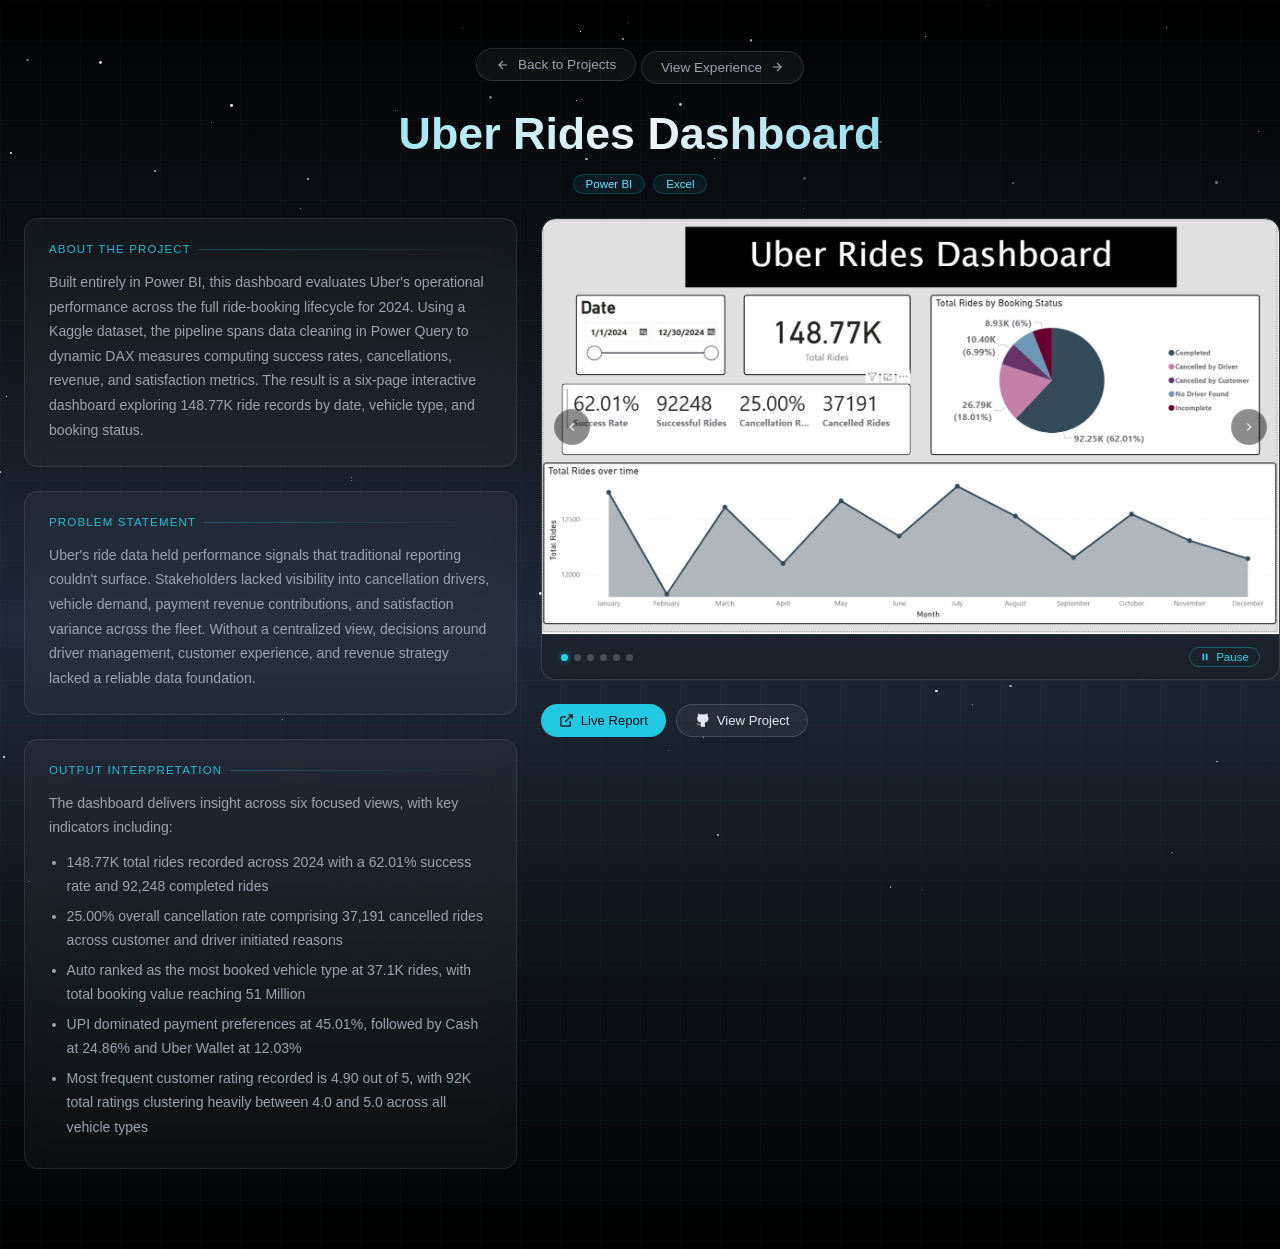
<file: Uber-Rides-project.html>
<!DOCTYPE html>
<html lang="en">
<head>
    <meta charset="UTF-8">
    <meta name="viewport" content="width=device-width, initial-scale=1.0">
    <title>Sai Deepak's Portfolio — Uber-Rides-project</title>
    <link rel="stylesheet" href="index1_style.css">
    <style>
        /* ── Grid/graph paper background override ── */
        body {
            background:
                linear-gradient(rgba(34, 211, 238, 0.03) 1px, transparent 1px),
                linear-gradient(90deg, rgba(34, 211, 238, 0.03) 1px, transparent 1px),
                linear-gradient(to bottom, #000000, #1f2937, #000000);
            background-size: 40px 40px, 40px 40px, 100% 100%;
        }

        /* ── Page Header ── */
        .project-detail-header {
            text-align: center;
            padding: 3rem 1.5rem 1.5rem;
            position: relative;
            z-index: 10;
        }

        .back-btn {
            display: inline-flex;
            align-items: center;
            gap: 8px;
            padding: 0.5rem 1.2rem;
            border-radius: 999px;
            background: rgba(255,255,255,0.05);
            border: 1px solid rgba(255,255,255,0.12);
            color: #9ca3af;
            text-decoration: none;
            font-size: 0.85rem;
            transition: all 0.25s ease;
            margin-bottom: 1.5rem;
        }

        .back-btn:hover {
            background: rgba(255,255,255,0.1);
            color: #e5e7eb;
            transform: translateX(-3px);
        }

        .project-detail-title {
            font-size: clamp(1.8rem, 3.5vw, 2.8rem);
            font-weight: bold;
            background: linear-gradient(to right, #22d3ee, #f3f4f6, #06b6d4);
            -webkit-background-clip: text;
            -webkit-text-fill-color: transparent;
            background-clip: text;
            margin-bottom: 0.4rem;
        }

        .project-detail-tag {
            display: inline-flex;
            gap: 8px;
            flex-wrap: wrap;
            justify-content: center;
            margin-top: 0.6rem;
        }

        .detail-tag {
            font-size: 0.72rem;
            padding: 3px 12px;
            border-radius: 999px;
            background: rgba(34, 211, 238, 0.08);
            border: 1px solid rgba(34, 211, 238, 0.2);
            color: #67e8f9;
        }

        /* ── Main two-column layout ── */
        .project-detail-body {
            display: grid;
            grid-template-columns: 40% 60%;
            gap: 1.5rem;
            max-width: 1300px;
            margin: 0 auto;
            padding: 0 1.5rem 5rem;
            position: relative;
            z-index: 10;
        }

        /* ── Shared box style ── */
        .detail-box {
            backdrop-filter: blur(12px);
            background: rgba(255, 255, 255, 0.04);
            border-radius: 14px;
            border: 1px solid rgba(255, 255, 255, 0.09);
            padding: 1.5rem;
            transition: border-color 0.3s ease;
        }

        .detail-box:hover {
            border-color: rgba(34, 211, 238, 0.2);
        }

        .detail-box-title {
            font-size: 0.72rem;
            letter-spacing: 0.1em;
            text-transform: uppercase;
            color: rgba(34, 211, 238, 0.85);
            margin-bottom: 0.9rem;
            display: flex;
            align-items: center;
            gap: 8px;
        }

        .detail-box-title::after {
            content: '';
            flex: 1;
            height: 1px;
            background: linear-gradient(to right, rgba(34, 211, 238, 0.25), transparent);
        }

        .detail-box p,
        .detail-box li {
            color: #9ca3af;
            font-size: 0.88rem;
            line-height: 1.75;
        }

        .detail-box ul {
            padding-left: 1.1rem;
            margin: 0;
        }

        .detail-box li {
            margin-bottom: 0.3rem;
        }

        /* ── Left column stacking ── */
        .left-col {
            display: flex;
            flex-direction: column;
            gap: 1.5rem;
        }

        /* ── Right column stacking ── */
        .right-col {
            display: flex;
            flex-direction: column;
            gap: 1.5rem;
        }

        /* ════════════════════════════
           SLIDESHOW
        ════════════════════════════ */
        .slideshow-box {
            padding: 0;
            overflow: hidden;
        }

        .slideshow-wrapper {
            position: relative;
            width: 100%;
            aspect-ratio: 16/9;
            background: rgba(0,0,0,0.4);
            border-radius: 14px 14px 0 0;
            overflow: hidden;
        }

        .slide {
            position: absolute;
            inset: 0;
            opacity: 0;
            transition: opacity 0.7s ease;
            display: flex;
            align-items: center;
            justify-content: center;
        }

        .slide.active {
            opacity: 1;
        }

        .slide img {
            width: 100%;
            height: 100%;
            object-fit: cover;
        }

        /* Placeholder slide (remove when you add real images) */
        .slide-placeholder {
            width: 100%;
            height: 100%;
            display: flex;
            flex-direction: column;
            align-items: center;
            justify-content: center;
            gap: 12px;
            color: #4b5563;
            font-size: 0.85rem;
        }

        .slide-placeholder span {
            font-size: 2.5rem;
        }

        .slide-placeholder.c1 { background: linear-gradient(135deg, rgba(8,145,178,0.15), rgba(6,182,212,0.05)); }
        .slide-placeholder.c2 { background: linear-gradient(135deg, rgba(99,102,241,0.15), rgba(139,92,246,0.05)); }
        .slide-placeholder.c3 { background: linear-gradient(135deg, rgba(16,185,129,0.15), rgba(6,182,212,0.05)); }

        /* Prev / Next arrows */
        .slide-arrow {
            position: absolute;
            top: 50%;
            transform: translateY(-50%);
            background: rgba(0,0,0,0.45);
            border: 1px solid rgba(255,255,255,0.1);
            color: #e5e7eb;
            width: 36px;
            height: 36px;
            border-radius: 50%;
            display: flex;
            align-items: center;
            justify-content: center;
            cursor: pointer;
            z-index: 5;
            transition: all 0.2s ease;
        }

        .slide-arrow:hover {
            background: rgba(34, 211, 238, 0.2);
            border-color: rgba(34, 211, 238, 0.4);
        }

        .slide-arrow.prev { left: 12px; }
        .slide-arrow.next { right: 12px; }

        /* Slideshow footer: dots + autoplay toggle */
        .slideshow-footer {
            display: flex;
            align-items: center;
            justify-content: space-between;
            padding: 0.75rem 1.2rem;
            background: rgba(0,0,0,0.25);
            border-radius: 0 0 14px 14px;
            border-top: 1px solid rgba(255,255,255,0.06);
        }

        .slide-dots {
            display: flex;
            gap: 6px;
        }

        .dot {
            width: 7px;
            height: 7px;
            border-radius: 50%;
            background: rgba(255,255,255,0.2);
            cursor: pointer;
            transition: all 0.25s ease;
        }

        .dot.active {
            background: #22d3ee;
            box-shadow: 0 0 6px rgba(34, 211, 238, 0.6);
        }

        .autoplay-btn {
            display: flex;
            align-items: center;
            gap: 6px;
            font-size: 0.72rem;
            color: #6b7280;
            cursor: pointer;
            background: none;
            border: 1px solid rgba(255,255,255,0.1);
            border-radius: 999px;
            padding: 3px 10px;
            transition: all 0.2s ease;
        }

        .autoplay-btn:hover {
            color: #22d3ee;
            border-color: rgba(34, 211, 238, 0.3);
        }

        .autoplay-btn.playing {
            color: #22d3ee;
            border-color: rgba(34, 211, 238, 0.3);
        }

        /* ── Dataset details table style ── */
        .dataset-grid {
            display: grid;
            grid-template-columns: 1fr 1fr;
            gap: 0.75rem;
            margin-top: 0.25rem;
        }

        .dataset-item {
            background: rgba(34, 211, 238, 0.04);
            border: 1px solid rgba(34, 211, 238, 0.1);
            border-radius: 8px;
            padding: 0.6rem 0.9rem;
        }

        .dataset-label {
            font-size: 0.68rem;
            color: #6b7280;
            text-transform: uppercase;
            letter-spacing: 0.06em;
            margin-bottom: 3px;
        }

        .dataset-value {
            font-size: 0.88rem;
            color: #e2e8f0;
            font-weight: 500;
        }

        /* ── Results ── */
        .results-list {
            display: flex;
            flex-direction: column;
            gap: 0.6rem;
            margin-top: 0.25rem;
        }

        .result-item {
            display: flex;
            align-items: flex-start;
            gap: 10px;
            padding: 0.6rem 0.9rem;
            background: rgba(34, 211, 238, 0.04);
            border-left: 2px solid rgba(34, 211, 238, 0.4);
            border-radius: 0 8px 8px 0;
        }

        .result-item p {
            margin: 0;
            font-size: 0.86rem;
            color: #9ca3af;
        }

        .result-badge {
            font-size: 0.7rem;
            padding: 2px 8px;
            border-radius: 999px;
            background: rgba(34, 211, 238, 0.1);
            color: #22d3ee;
            white-space: nowrap;
            flex-shrink: 0;
            margin-top: 2px;
        }

        /* ── Responsive ── */
        @media (max-width: 900px) {
            .project-detail-body {
                grid-template-columns: 1fr;
            }
            .dataset-grid {
                grid-template-columns: 1fr 1fr;
            }
        }

        @media (max-width: 500px) {
            .dataset-grid {
                grid-template-columns: 1fr;
            }
        }

        .slideshow-btns {
    display: flex;
    gap: 10px;
}

.slideshow-btn {
    display: inline-flex;
    align-items: center;
    gap: 7px;
    padding: 8px 18px;
    border-radius: 999px;
    font-size: 0.82rem;
    font-weight: 500;
    text-decoration: none;
    transition: all 0.25s ease;
    cursor: pointer;
}

.slideshow-btn.primary {
    background: rgba(34, 211, 238, 0.95);
    color: #020617;
}

.slideshow-btn.primary:hover {
    box-shadow: 0 0 22px rgba(34, 211, 238, 0.35);
    transform: translateY(-2px);
}

.slideshow-btn.secondary {
    background: rgba(255,255,255,0.05);
    border: 1px solid rgba(255,255,255,0.15);
    color: #e2e8f0;
}

.slideshow-btn.secondary:hover {
    background: rgba(255,255,255,0.1);
    transform: translateY(-2px);
}
    </style>
</head>
<body>
    <!-- Starfield -->
    <div class="starfield" id="starfield"></div>

    <!-- Orbital Rings removed for cleaner feel with grid bg -->

    <!-- Page Header -->
    <div class="project-detail-header">
        <div>
            <a href="projects.html" class="back-btn">
                <svg width="14" height="14" fill="none" stroke="currentColor" stroke-width="2" viewBox="0 0 24 24">
                    <path d="M19 12H5M12 5l-7 7 7 7"/>
                </svg>
                Back to Projects
            </a>
            <a href="Experience_Page.html" class="back-btn">
    View Experience
    <svg width="14" height="14" fill="none" stroke="currentColor" stroke-width="2" viewBox="0 0 24 24">
        <path d="M5 12h14M12 5l7 7-7 7"/>
    </svg>
</a>
        </div>
        <h1 class="project-detail-title">Uber Rides Dashboard</h1>
        <div class="project-detail-tag">
            <span class="detail-tag">Power BI</span>
            <span class="detail-tag">Excel</span>

        </div>
    </div>

    <!-- Two-column body -->
    <div class="project-detail-body">

        <!-- ═══ LEFT COLUMN (40%) ═══ -->
        <div class="left-col">

            <!-- About the Project -->
            <div class="detail-box">
                <div class="detail-box-title">About the Project</div>
                <p>Built entirely in Power BI, this dashboard evaluates Uber's operational performance across the full ride-booking lifecycle for 2024. Using a Kaggle dataset, the pipeline spans data cleaning in Power Query to dynamic DAX measures computing success rates, cancellations, revenue, and satisfaction metrics. The result is a six-page interactive dashboard exploring 148.77K ride records by date, vehicle type, and booking status.</p>
            </div>

            <!-- Problem Statement -->
            <div class="detail-box">
                <div class="detail-box-title">Problem Statement</div>
                <p>Uber's ride data held performance signals that traditional reporting couldn't surface. Stakeholders lacked visibility into cancellation drivers, vehicle demand, payment revenue contributions, and satisfaction variance across the fleet. Without a centralized view, decisions around driver management, customer experience, and revenue strategy lacked a reliable data foundation.</p>
            </div>

            <!-- Output Interpretation -->
            <div class="detail-box">
                <div class="detail-box-title">Output Interpretation</div>
                <p>The dashboard delivers insight across six focused views, with key indicators including:</p>
                <ul style="margin-top: 0.6rem;">
                    <li>148.77K total rides recorded across 2024 with a 62.01% success rate and 92,248 completed rides</li>
<li>25.00% overall cancellation rate comprising 37,191 cancelled rides across customer and driver initiated reasons</li>
<li>Auto ranked as the most booked vehicle type at 37.1K rides, with total booking value reaching 51 Million</li>
<li>UPI dominated payment preferences at 45.01%, followed by Cash at 24.86% and Uber Wallet at 12.03%</li>
<li>Most frequent customer rating recorded is 4.90 out of 5, with 92K total ratings clustering heavily between 4.0 and 5.0 across all vehicle types</li>
                    
                </ul>
            </div>

        </div>

        <!-- ═══ RIGHT COLUMN (60%) ═══ -->
        <div class="right-col">

            <!-- Slideshow -->
            <div class="detail-box slideshow-box">
                <div class="slideshow-wrapper" id="slideshowWrapper">

                    <!-- Slide 1 — replace div with <img src="..." /> when ready -->
                    <div class="slide active">
                        <img src="./Uber Sales/ss1.jpeg" alt="Uber Sales Dashboard - Slide 1" class="title-image">
                    </div>

                    <!-- Slide 2 -->
                    <div class="slide">
                        <img src="./Uber Sales/ss2.jpeg" alt="Uber Sales Dashboard - Slide 2" class="title-image">
                    </div>

                    <!-- Slide 3 -->
                    <div class="slide">
                        <img src="./Uber Sales/ss3.jpeg" alt="Uber Sales Dashboard - Slide 3" class="title-image">
                    </div>

                    <!-- Slide 4 -->
                    <div class="slide">
                        <img src="./Uber Sales/ss4.jpeg" alt="Uber Sales Dashboard - Slide 4" class="title-image">
                    </div>

                    <!-- Slide 5 -->
                    <div class="slide">
                        <img src="./Uber Sales/ss5.jpeg" alt="Uber Sales Dashboard - Slide 5" class="title-image">
                    </div>

                    <!-- Slide 6 -->
                    <div class="slide">
                        <img src="./Uber Sales/ss6.jpeg" alt="Uber Sales Dashboard - Slide 6" class="title-image">
                    </div>

                    <!-- Arrows -->
                    <button class="slide-arrow prev" onclick="changeSlide(-1)">
                        <svg width="14" height="14" fill="none" stroke="currentColor" stroke-width="2.5" viewBox="0 0 24 24"><path d="M15 18l-6-6 6-6"/></svg>
                    </button>
                    <button class="slide-arrow next" onclick="changeSlide(1)">
                        <svg width="14" height="14" fill="none" stroke="currentColor" stroke-width="2.5" viewBox="0 0 24 24"><path d="M9 18l6-6-6-6"/></svg>
                    </button>
                </div>

                <!-- Dots + autoplay toggle -->
                <div class="slideshow-footer">
                    <div class="slide-dots" id="slideDots"></div>
                    <button class="autoplay-btn playing" id="autoplayBtn" onclick="toggleAutoplay()">
                        <svg width="10" height="10" fill="currentColor" viewBox="0 0 24 24" id="autoplayIcon">
                            <path d="M6 4h4v16H6zM14 4h4v16h-4z"/>
                        </svg>
                        <span id="autoplayLabel">Pause</span>
                    </button>
                </div>
            </div>

            <!-- Buttons -->
            <div class="slideshow-btns">
                <a href="./Uber Sales/project_video.mp4" class="slideshow-btn primary" target="_blank">
                    <svg width="15" height="15" fill="none" stroke="currentColor" stroke-width="2" viewBox="0 0 24 24">
                        <path d="M18 13v6a2 2 0 0 1-2 2H5a2 2 0 0 1-2-2V8a2 2 0 0 1 2-2h6"/>
                        <polyline points="15 3 21 3 21 9"/>
                        <line x1="10" y1="14" x2="21" y2="3"/>
                    </svg>
                    Live Report
                </a>
                <a href="https://github.com/saideepakp/Uber-Rides-PowerBI-Dashboard" class="slideshow-btn secondary" target="_blank">
                    <svg width="15" height="15" fill="currentColor" viewBox="0 0 24 24">
                        <path d="M9 19c-5 1.5-5-2.5-7-3m14 6v-3.87a3.37 3.37 0 0 0-.94-2.61c3.14-.35 6.44-1.54 6.44-7A5.44 5.44 0 0 0 20 4.77 5.07 5.07 0 0 0 19.91 1S18.73.65 16 2.48a13.38 13.38 0 0 0-7 0C6.27.65 5.09 1 5.09 1A5.07 5.07 0 0 0 5 4.77a5.44 5.44 0 0 0-1.5 3.78c0 5.42 3.3 6.61 6.44 7A3.37 3.37 0 0 0 9 18.13V22"/>
                    </svg>
                    View Project
                </a>
            </div>

            <!-- Dataset Details 
            <div class="detail-box">
                <div class="detail-box-title">Dataset Details</div>
                <div class="dataset-grid">
                    <div class="dataset-item">
                        <div class="dataset-label">Source</div>
                        <div class="dataset-value">Your data source</div>
                    </div>
                    <div class="dataset-item">
                        <div class="dataset-label">Records</div>
                        <div class="dataset-value">00,000 rows</div>
                    </div>
                    <div class="dataset-item">
                        <div class="dataset-label">Features</div>
                        <div class="dataset-value">00 columns</div>
                    </div>
                    <div class="dataset-item">
                        <div class="dataset-label">Time Period</div>
                        <div class="dataset-value">YYYY – YYYY</div>
                    </div>
                    <div class="dataset-item">
                        <div class="dataset-label">Format</div>
                        <div class="dataset-value">CSV / SQL / API</div>
                    </div>
                    <div class="dataset-item">
                        <div class="dataset-label">Tools Used</div>
                        <div class="dataset-value">Python, SQL</div>
                    </div>
                </div>
            </div>

            <!-- Results 
            <div class="detail-box">
                <div class="detail-box-title">Results</div>
                <div class="results-list">
                    <div class="result-item">
                        <span class="result-badge">Accuracy</span>
                        <p>Describe the accuracy or performance metric achieved here.</p>
                    </div>
                    <div class="result-item">
                        <span class="result-badge">Impact</span>
                        <p>Describe the business or analytical impact of the project.</p>
                    </div>
                    <div class="result-item">
                        <span class="result-badge">Insight</span>
                        <p>Share a key insight or finding that came out of the analysis.</p>
                    </div>
                </div>
            </div>-->

        </div>
    </div>

    <script>
        // ── Starfield ──
        const starfield = document.getElementById('starfield');
        for (let i = 0; i < 100; i++) {
            const star = document.createElement('div');
            star.className = 'star';
            star.style.width = Math.random() * 3 + 'px';
            star.style.height = star.style.width;
            star.style.top = Math.random() * 100 + '%';
            star.style.left = Math.random() * 100 + '%';
            star.style.animationDelay = Math.random() * 3 + 's';
            star.style.animationDuration = Math.random() * 3 + 2 + 's';
            star.style.opacity = Math.random() * 0.7 + 0.3;
            starfield.appendChild(star);
        }

        // ── Slideshow ──
        const slides = document.querySelectorAll('.slide');
        const dotsContainer = document.getElementById('slideDots');
        let current = 0;
        let autoplayInterval = null;
        let isPlaying = true;

        // Build dots
        slides.forEach((_, i) => {
            const dot = document.createElement('div');
            dot.className = 'dot' + (i === 0 ? ' active' : '');
            dot.onclick = () => goToSlide(i);
            dotsContainer.appendChild(dot);
        });

        function goToSlide(n) {
            slides[current].classList.remove('active');
            dotsContainer.children[current].classList.remove('active');
            current = (n + slides.length) % slides.length;
            slides[current].classList.add('active');
            dotsContainer.children[current].classList.add('active');
        }

        function changeSlide(dir) {
            goToSlide(current + dir);
        }

        function startAutoplay() {
            autoplayInterval = setInterval(() => changeSlide(1), 3000);
        }

        function stopAutoplay() {
            clearInterval(autoplayInterval);
        }

        function toggleAutoplay() {
            const btn = document.getElementById('autoplayBtn');
            const icon = document.getElementById('autoplayIcon');
            const label = document.getElementById('autoplayLabel');
            isPlaying = !isPlaying;
            if (isPlaying) {
                startAutoplay();
                btn.classList.add('playing');
                label.textContent = 'Pause';
                icon.innerHTML = '<path d="M6 4h4v16H6zM14 4h4v16h-4z"/>';
            } else {
                stopAutoplay();
                btn.classList.remove('playing');
                label.textContent = 'Play';
                icon.innerHTML = '<path d="M5 3l14 9-14 9V3z"/>';
            }
        }

        // Start autoplay on load
        startAutoplay();
    </script>
</body>
</html>
</file>
<file: index1_style.css>
* {
            margin: 0;
            padding: 0;
            box-sizing: border-box;
        }

        body {
            font-family: -apple-system, BlinkMacSystemFont, 'Segoe UI', Roboto, 'Helvetica Neue', Arial, sans-serif;
            background: linear-gradient(to bottom, #000000, #1f2937, #000000);
            color: white;
            min-height: 100vh;
            overflow-x: hidden;
            position: relative;
        }

        /* Starfield Background */
        .starfield {
            position: fixed;
            top: 0;
            left: 0;
            width: 100%;
            height: 100%;
            pointer-events: none;
            z-index: 0;
        }

        .star {
            position: absolute;
            background: white;
            border-radius: 50%;
            animation: twinkle linear infinite;
        }

        @keyframes twinkle {
            0%, 100% { opacity: 0.3; }
            50% { opacity: 1; }
        }

        /* Light Rays */
        .light-rays {
            position: fixed;
            top: 0;
            left: 0;
            width: 100%;
            height: 100%;
            pointer-events: none;
            z-index: 1;
            overflow: hidden;
        }

        .ray-container {
            position: absolute;
        }

        .ray-container.left {
            left: 0;
            top: 33%;
            width: 256px;
            height: 256px;
            animation: rayPulse 8s ease-in-out infinite;
        }

        .ray-container.right {
            right: 0;
            top: 66%;
            width: 256px;
            height: 256px;
            animation: rayPulse 8s ease-in-out infinite 4s;
        }

        @keyframes rayPulse {
            0%, 100% { opacity: 0; }
            25%, 75% { opacity: 1; }
        }

        .ray-path {
            stroke-dasharray: 150;
            stroke-dashoffset: 300;
            filter: drop-shadow(0 0 15px rgba(255, 255, 255, 0.9)) drop-shadow(0 0 30px rgba(255, 255, 255, 0.6));
        }

        .ray-container.left .ray-path {
            animation: drawRay 8s ease-in-out infinite;
        }

        .ray-container.right .ray-path {
            animation: drawRay 8s ease-in-out infinite 4s;
        }

        @keyframes drawRay {
            0% { stroke-dashoffset: 150; }
            50% { stroke-dashoffset: 0; }
            100% { stroke-dashoffset: -150; }
        }

        /* Orbital Rings */
       .orbital-ring {
  position: fixed;
  top: 50%;
  left: 50%;
  border-radius: 50%;
  border: 1px solid;
  pointer-events: none;
  z-index: 1;

  /* helps glow look smooth */
  will-change: opacity, box-shadow;
}


   .orbital-ring.ring1 {
  width: 384px;
  height: 384px;
  margin-left: -192px;
  margin-top: -192px;

  /*border-color: rgba(34, 211, 238, 0.28);*/
  border-color: rgba(34, 211, 238, 0.35);


  animation: spin 30s linear infinite;
  box-shadow:
  0 0 25px rgba(34, 211, 238, 0.35),
  0 0 60px rgba(34, 211, 238, 0.18),
  0 0 120px rgba(34, 211, 238, 0.08);


}




    .orbital-ring.ring2 {
  width: 320px;
  height: 320px;
  margin-left: -160px;
  margin-top: -160px;

  border-color: rgba(99, 102, 241, 0.22);

  animation: spin 25s linear infinite reverse, neonBluePulse 7.5s ease-in-out infinite;
  animation-delay: 0s, 3.5s;
}




        @keyframes spin {
            from { transform: rotate(0deg); }
            to { transform: rotate(360deg); }
        }
       @keyframes neonCyanPulse {
  0%, 100% {
    opacity: 0.35;
    box-shadow: 0 0 0 rgba(34, 211, 238, 0);
  }
  50% {
    opacity: 0.75;
    box-shadow:
      0 0 18px rgba(34, 211, 238, 0.22),
      0 0 42px rgba(34, 211, 238, 0.14);
  }
}

@keyframes neonBluePulse {
  0%, 100% {
    opacity: 0.22;
    box-shadow: 0 0 0 rgba(99, 102, 241, 0);
  }
  50% {
    opacity: 0.55;
    box-shadow:
      0 0 16px rgba(99, 102, 241, 0.18),
      0 0 36px rgba(99, 102, 241, 0.12);
  }
}









        /* HERO SECTION */
.hero {
  height: 100vh;
  min-height: 100vh;
  width: 100%;

  display: flex;
  align-items: center;
  justify-content: center;

  position: relative;
  z-index: 1;
}


/* GLASS QUOTE BOX */
.hero-quote-box {
  max-width: 900px;
  padding: 65px 75px;
  text-align: center;
  
  transform: translateY(-20px);



  /* Glassmorphism */
  /*background: rgba(15, 23, 42, 0.55);
  backdrop-filter: blur(14px);
  -webkit-backdrop-filter: blur(14px);*/
   border-radius: 22px;
  /* Border + glow */
  /*border: 1px solid rgba(148, 163, 184, 0.22);
 

  box-shadow:
    0 18px 60px rgba(0, 0, 0, 0.55),
    inset 0 0 18px rgba(255, 255, 255, 0.04);*/

      opacity: 0;
  transform: translateY(18px);
  animation: heroFadeIn 1.6s ease-out forwards;/* softPulse 6.5s ease-in-out 2s infinite;*/

}

/* QUOTE TEXT */
.hero-quote {
  font-size: clamp(1.8rem, 3vw, 2.6rem);
  line-height: 1.4;
  font-weight: 500;
  font-style: italic;
  letter-spacing: 0.02em;

  color: #e5e7eb;
  text-shadow:
  0 0 10px rgba(255, 255, 255, 0.18);
    /*0 0 12px rgba(255, 255, 255, 0.25),
    0 0 30px rgba(99, 102, 241, 0.45);*/
}
@keyframes heroFadeIn {
  from { opacity: 0; transform: translateY(18px); }
  to   { opacity: 1; transform: translateY(0); }
}

@keyframes softPulse {
  0%, 100% { box-shadow: 0 18px 60px rgba(0,0,0,0.55), inset 0 0 18px rgba(255,255,255,0.04); }
  50%      { box-shadow: 0 22px 70px rgba(0,0,0,0.62), inset 0 0 22px rgba(255,255,255,0.05); }
}


        /* Content Container */
        .container {
            position: relative;
            z-index: 10;
            max-width: 1200px;
            margin: 0 auto;
            padding: 1rem 1.5rem;
        }

        /* Header */
        header {
            text-align: center;
            margin-bottom: 4rem;
        }

        .title {
            font-size: 3rem;
            font-weight: bold;
            background: linear-gradient(to right, #22d3ee, #f3f4f6, #06b6d4);
            -webkit-background-clip: text;
            -webkit-text-fill-color: transparent;
            background-clip: text;
            margin-bottom: 1rem;
        }

        .subtitle {
            font-size: 1.25rem;
            color: #9ca3af;
            font-weight: 300;
            letter-spacing: 0.05em;
            margin-bottom: 1.5rem;
        }

        .social-links {
            display: flex;
            justify-content: center;
            gap: 1rem;
        }

        .social-btn {
            width: 48px;
            height: 48px;
            border-radius: 50%;
            background: linear-gradient(to bottom right, rgba(8, 145, 178, 0.2), rgba(75, 85, 99, 0.2));
            border: 1px solid rgba(6, 182, 212, 0.3);
            display: flex;
            align-items: center;
            justify-content: center;
            cursor: pointer;
            transition: transform 0.3s;
            backdrop-filter: blur(4px);
            text-decoration: none;
            color: #d1d5db;
        }

        .social-btn:hover {
            transform: scale(1.1);
        }

        /* Navigation */
        nav {
            display: flex;
            justify-content: center;
            gap: 1.5rem;
            margin-bottom: 3rem;
            flex-wrap: wrap;
        }

        .nav-btn {
            padding: 0.75rem 1.5rem;
            border-radius: 9999px;
            font-weight: 500;
            cursor: pointer;
            transition: all 0.3s;
            background: rgba(255, 255, 255, 0.05);
            color: #9ca3af;
            border: 1px solid rgba(255, 255, 255, 0.1);
            backdrop-filter: blur(4px);
        }

        .nav-btn:hover {
            background: rgba(255, 255, 255, 0.1);
        }

        .nav-btn.active {
            background: linear-gradient(to right, #0891b2, #374151);
            color: white;
            box-shadow: 0 10px 25px rgba(6, 182, 212, 0.5);
        }

        /* Content Sections */
        .content {
            max-width: 1200px;
            margin: 0 auto;
        }

        .section {
            display: block;;
        }

        .section.active {
            display: block;
        }

        .card {
            backdrop-filter: blur(12px);
            background: rgba(255, 255, 255, 0.05);
            border-radius: 1rem;
            padding: 2rem;
            border: 1px solid rgba(255, 255, 255, 0.1);
            box-shadow: 0 25px 50px -12px rgba(0, 0, 0, 0.25);
            margin-bottom: 1.5rem;
        }

        .card:hover {
            box-shadow: 0 25px 50px -12px rgba(6, 182, 212, 0.2);
        }

        .section-header {
            display: flex;
            align-items: center;
            margin-bottom: 1.5rem;
        }

        .section-icon {
            width: 24px;
            height: 24px;
            margin-right: 0.75rem;
        }

        .section-title {
            font-size: 1.875rem;
            font-weight: bold;
        }

        .about-section .section-title {
            color: #22d3ee;
        }

        .skills-section .section-title {
            color: #f3f4f6;
        }

        .text-content {
            color: #d1d5db;
            line-height: 1.75;
            margin-bottom: 1rem;
        }

        /* Skills Grid */
        .skills-grid {
            display: grid;
            grid-template-columns: repeat(auto-fit, minmax(150px, 1fr));
            gap: 1rem;
        }

        .skill-item {
            padding: 1rem;
            background: linear-gradient(to bottom right, rgba(8, 145, 178, 0.1), rgba(75, 85, 99, 0.1));
            border-radius: 0.5rem;
            border: 1px solid rgba(107, 114, 128, 0.2);
            text-align: center;
            transition: transform 0.3s;
        }

        .skill-item:hover {
            transform: scale(1.05);
        }

        .skill-name {
            color: #f3f4f6;
            font-weight: 500;
        }

        /* Projects */
        .project-card {
            backdrop-filter: blur(12px);
            background: rgba(255, 255, 255, 0.05);
            border-radius: 1rem;
            padding: 1.5rem;
            border: 1px solid rgba(255, 255, 255, 0.1);
            box-shadow: 0 25px 50px -12px rgba(0, 0, 0, 0.25);
            margin-bottom: 1.5rem;
            transition: box-shadow 0.3s;
        }

        .project-card:hover {
            box-shadow: 0 25px 50px -12px rgba(6, 182, 212, 0.2);
        }

        .project-header {
            display: flex;
            align-items: flex-start;
            justify-content: space-between;
            margin-bottom: 0.75rem;
        }

        .project-title-container {
            display: flex;
            align-items: center;
        }

        .project-icon {
            width: 20px;
            height: 20px;
            margin-right: 0.75rem;
            color: #22d3ee;
        }

        .project-title {
            font-size: 1.25rem;
            font-weight: bold;
            color: #67e8f9;
        }

        .briefcase-icon {
            width: 20px;
            height: 20px;
            color: #d1d5db;
        }

        .project-desc {
            color: #d1d5db;
            margin-bottom: 0.75rem;
        }

        .tech-tags {
            display: flex;
            flex-wrap: wrap;
            gap: 0.5rem;
        }

        .tech-tag {
            padding: 0.25rem 0.75rem;
            background: rgba(55, 65, 81, 0.3);
            border-radius: 9999px;
            font-size: 0.75rem;
            color: #f3f4f6;
            border: 1px solid rgba(107, 114, 128, 0.3);
        }

        /* Footer */
        footer {
            margin-top: 4rem;
            text-align: center;
        }

        .footer-quote {
            color: #6b7280;
            font-style: italic;
            font-size: 0.875rem;
        }

        /* Responsive */
        @media (max-width: 768px) {
            .title {
                font-size: 2rem;
            }

            .subtitle {
                font-size: 1rem;
            }

            .skills-grid {
                grid-template-columns: repeat(2, 1fr);
            }
        }
        .about-split{
  display: grid;
  grid-template-columns: 65% 35%;
  gap: 32px;
  align-items: center;
  margin-top: 18px;
}

.about-block{
  margin-bottom: 18px;
}

.about-subtitle{
  font-size: 0.95rem;
  letter-spacing: 0.08em;
  text-transform: uppercase;
  color: rgba(34, 211, 238, 0.9);
  margin-bottom: 10px;
}

.about-list{
  margin: 0;
  padding-left: 18px;
  color: rgba(229, 231, 235, 0.85);
  line-height: 1.7;
}

.about-cta{
  display: flex;
  gap: 12px;
  margin-top: 20px;
  flex-wrap: wrap;
}

.about-btn{
  padding: 10px 18px;
  border-radius: 999px;
  font-size: 1rem;
  cursor: pointer;
  border: 1px solid transparent;
  transition: all 0.25s ease;
  text-decoration: none;
   font-family: inherit;
}

.about-btn.primary{
  background: rgba(34, 211, 238, 0.95);
  color: #020617;
}

.about-btn.primary:hover{
  box-shadow: 0 0 22px rgba(34, 211, 238, 0.35);
  transform: translateY(-1px);
}

.about-btn.secondary{
  background: rgba(15, 23, 42, 0.25);
  border-color: rgba(148, 163, 184, 0.35);
  color: rgba(229, 231, 235, 0.9);
}

.about-btn.secondary:hover{
  background: rgba(148, 163, 184, 0.12);
  transform: translateY(-1px);
}

.about-photo{
  width: 100%;
  display: flex;
  justify-content: center;
}

.about-photo img{
  width: 100%;
  max-width: 320px;
  border-radius: 18px;
  object-fit: cover;
  box-shadow:
    0 0 28px rgba(34, 211, 238, 0.18),
    0 0 70px rgba(99, 102, 241, 0.12);
  border: 1px solid rgba(148, 163, 184, 0.18);
  
}

/* responsive */
@media (max-width: 900px){
  .about-split{
    grid-template-columns: 1fr;
  }
  .about-photo{
    margin-top: 18px;
  }
}
.about-page{
  max-width: 1200px;
  margin: 0 auto;
  /*padding: 2rem 0 1rem;*/
padding: 0;
  display: grid;
  grid-template-columns: 68% 32%; /* subtle left bias */
  gap: 36px;
  align-items: start;
}


.about-card {
  max-width: 1000px;        /* controls squareness */ /* makes it a square */
    padding: 2.5rem 3rem;
  display: flex;
  flex-direction: column;
  justify-content: space-between;
  justify-self: start;
}


.about-photo-panel{
  position: static;
  height: fit-content;
  display: flex;
  flex-direction: column;
  align-items: center;
}

@media (max-width: 900px){
  .about-page{
    grid-template-columns: 1fr;
  }
  .about-photo-panel{
    position: static;
  }
}
.photo-social {
  display: flex;
  justify-content: center;
  align-items: center;
  gap: 12px;
  margin-top: 32px;
  width: 100%;
}

.photo-social-btn {
  width: 52px;
  height: 52px;
  border-radius: 50%;
  background: rgba(255,255,255,0.05);
  border: 1px solid rgba(255, 255, 255, 0.3);
  display: flex;
  align-items: center;
  justify-content: center;
  color: #ffffff;
  text-decoration: none;
  transition: all 0.25s ease;
}

.photo-social-btn:hover {
  background: rgba(34, 211, 238, 0.1);
  border-color: rgba(34, 211, 238, 0.5);
  color: #22d3ee;
  transform: translateY(-3px);
  box-shadow: 0 6px 16px rgba(34, 211, 238, 0.15);
}
</file>
